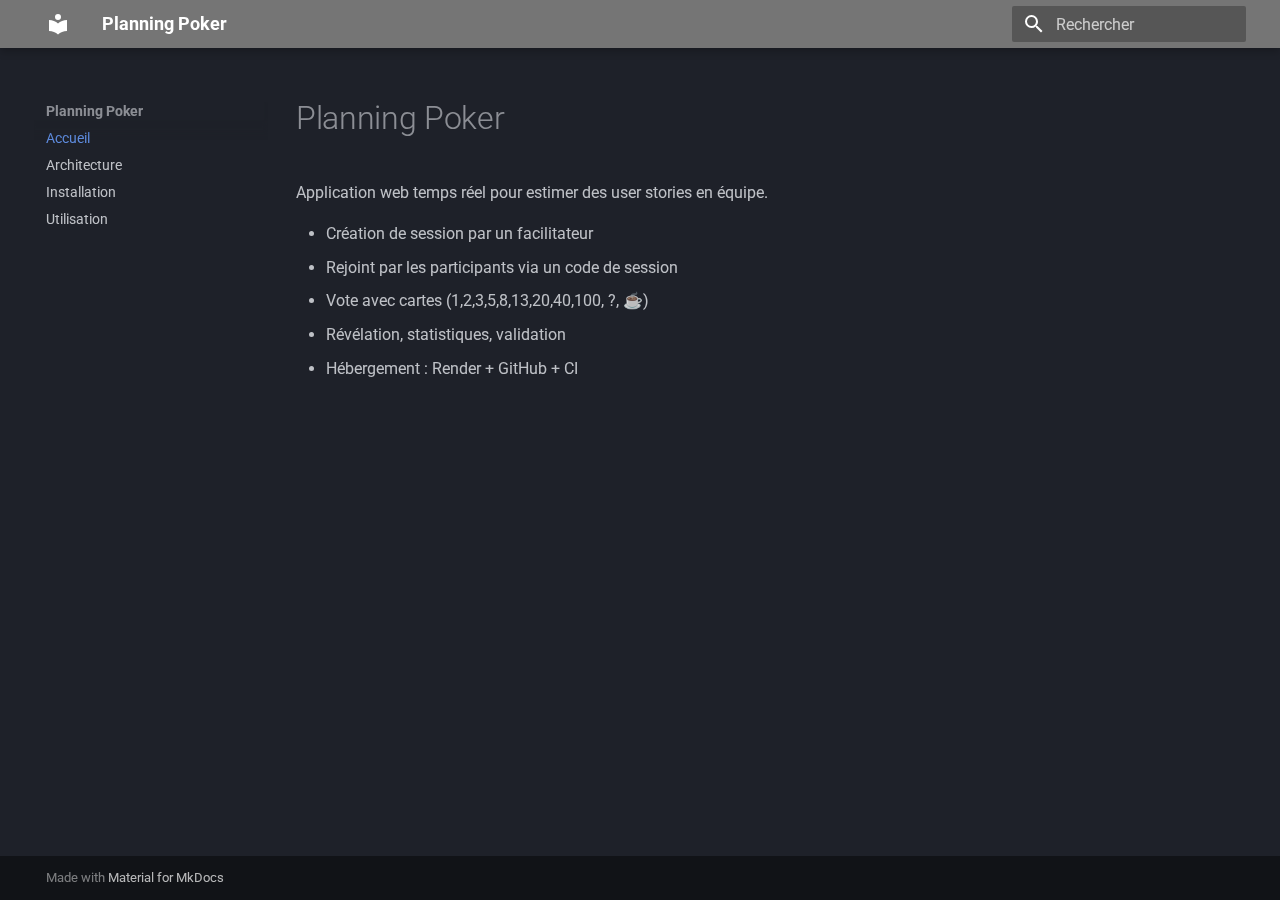
<file: index.html>
<!doctype html>
<html lang="fr" class="no-js">
  <head>
    
      <meta charset="utf-8">
      <meta name="viewport" content="width=device-width,initial-scale=1">
      
        <meta name="description" content="Application collaborative d’estimation agile">
      
      
      
      
      
        <link rel="next" href="architecture/">
      
      
        
      
      
      <link rel="icon" href="assets/images/favicon.png">
      <meta name="generator" content="mkdocs-1.6.1, mkdocs-material-9.7.0">
    
    
      
        <title>Planning Poker</title>
      
    
    
      <link rel="stylesheet" href="assets/stylesheets/main.618322db.min.css">
      
        
        <link rel="stylesheet" href="assets/stylesheets/palette.ab4e12ef.min.css">
      
      


    
    
      
    
    
      
        
        
        <link rel="preconnect" href="https://fonts.gstatic.com" crossorigin>
        <link rel="stylesheet" href="https://fonts.googleapis.com/css?family=Roboto:300,300i,400,400i,700,700i%7CRoboto+Mono:400,400i,700,700i&display=fallback">
        <style>:root{--md-text-font:"Roboto";--md-code-font:"Roboto Mono"}</style>
      
    
    
    <script>__md_scope=new URL(".",location),__md_hash=e=>[...e].reduce(((e,_)=>(e<<5)-e+_.charCodeAt(0)),0),__md_get=(e,_=localStorage,t=__md_scope)=>JSON.parse(_.getItem(t.pathname+"."+e)),__md_set=(e,_,t=localStorage,a=__md_scope)=>{try{t.setItem(a.pathname+"."+e,JSON.stringify(_))}catch(e){}}</script>
    
      

    
    
  </head>
  
  
    
    
    
    
    
    <body dir="ltr" data-md-color-scheme="slate" data-md-color-primary="grey" data-md-color-accent="indigo">
  
    
    <input class="md-toggle" data-md-toggle="drawer" type="checkbox" id="__drawer" autocomplete="off">
    <input class="md-toggle" data-md-toggle="search" type="checkbox" id="__search" autocomplete="off">
    <label class="md-overlay" for="__drawer"></label>
    <div data-md-component="skip">
      
        
        <a href="#planning-poker" class="md-skip">
          Aller au contenu
        </a>
      
    </div>
    <div data-md-component="announce">
      
    </div>
    
    
      

  

<header class="md-header md-header--shadow" data-md-component="header">
  <nav class="md-header__inner md-grid" aria-label="En-tête">
    <a href="." title="Planning Poker" class="md-header__button md-logo" aria-label="Planning Poker" data-md-component="logo">
      
  
  <svg xmlns="http://www.w3.org/2000/svg" viewBox="0 0 24 24"><path d="M12 8a3 3 0 0 0 3-3 3 3 0 0 0-3-3 3 3 0 0 0-3 3 3 3 0 0 0 3 3m0 3.54C9.64 9.35 6.5 8 3 8v11c3.5 0 6.64 1.35 9 3.54 2.36-2.19 5.5-3.54 9-3.54V8c-3.5 0-6.64 1.35-9 3.54"/></svg>

    </a>
    <label class="md-header__button md-icon" for="__drawer">
      
      <svg xmlns="http://www.w3.org/2000/svg" viewBox="0 0 24 24"><path d="M3 6h18v2H3zm0 5h18v2H3zm0 5h18v2H3z"/></svg>
    </label>
    <div class="md-header__title" data-md-component="header-title">
      <div class="md-header__ellipsis">
        <div class="md-header__topic">
          <span class="md-ellipsis">
            Planning Poker
          </span>
        </div>
        <div class="md-header__topic" data-md-component="header-topic">
          <span class="md-ellipsis">
            
              Accueil
            
          </span>
        </div>
      </div>
    </div>
    
      
    
    
    
    
      
      
        <label class="md-header__button md-icon" for="__search">
          
          <svg xmlns="http://www.w3.org/2000/svg" viewBox="0 0 24 24"><path d="M9.5 3A6.5 6.5 0 0 1 16 9.5c0 1.61-.59 3.09-1.56 4.23l.27.27h.79l5 5-1.5 1.5-5-5v-.79l-.27-.27A6.52 6.52 0 0 1 9.5 16 6.5 6.5 0 0 1 3 9.5 6.5 6.5 0 0 1 9.5 3m0 2C7 5 5 7 5 9.5S7 14 9.5 14 14 12 14 9.5 12 5 9.5 5"/></svg>
        </label>
        <div class="md-search" data-md-component="search" role="dialog">
  <label class="md-search__overlay" for="__search"></label>
  <div class="md-search__inner" role="search">
    <form class="md-search__form" name="search">
      <input type="text" class="md-search__input" name="query" aria-label="Rechercher" placeholder="Rechercher" autocapitalize="off" autocorrect="off" autocomplete="off" spellcheck="false" data-md-component="search-query" required>
      <label class="md-search__icon md-icon" for="__search">
        
        <svg xmlns="http://www.w3.org/2000/svg" viewBox="0 0 24 24"><path d="M9.5 3A6.5 6.5 0 0 1 16 9.5c0 1.61-.59 3.09-1.56 4.23l.27.27h.79l5 5-1.5 1.5-5-5v-.79l-.27-.27A6.52 6.52 0 0 1 9.5 16 6.5 6.5 0 0 1 3 9.5 6.5 6.5 0 0 1 9.5 3m0 2C7 5 5 7 5 9.5S7 14 9.5 14 14 12 14 9.5 12 5 9.5 5"/></svg>
        
        <svg xmlns="http://www.w3.org/2000/svg" viewBox="0 0 24 24"><path d="M20 11v2H8l5.5 5.5-1.42 1.42L4.16 12l7.92-7.92L13.5 5.5 8 11z"/></svg>
      </label>
      <nav class="md-search__options" aria-label="Recherche">
        
        <button type="reset" class="md-search__icon md-icon" title="Effacer" aria-label="Effacer" tabindex="-1">
          
          <svg xmlns="http://www.w3.org/2000/svg" viewBox="0 0 24 24"><path d="M19 6.41 17.59 5 12 10.59 6.41 5 5 6.41 10.59 12 5 17.59 6.41 19 12 13.41 17.59 19 19 17.59 13.41 12z"/></svg>
        </button>
      </nav>
      
    </form>
    <div class="md-search__output">
      <div class="md-search__scrollwrap" tabindex="0" data-md-scrollfix>
        <div class="md-search-result" data-md-component="search-result">
          <div class="md-search-result__meta">
            Initialisation de la recherche
          </div>
          <ol class="md-search-result__list" role="presentation"></ol>
        </div>
      </div>
    </div>
  </div>
</div>
      
    
    
  </nav>
  
</header>
    
    <div class="md-container" data-md-component="container">
      
      
        
          
        
      
      <main class="md-main" data-md-component="main">
        <div class="md-main__inner md-grid">
          
            
              
              <div class="md-sidebar md-sidebar--primary" data-md-component="sidebar" data-md-type="navigation" >
                <div class="md-sidebar__scrollwrap">
                  <div class="md-sidebar__inner">
                    



<nav class="md-nav md-nav--primary" aria-label="Navigation" data-md-level="0">
  <label class="md-nav__title" for="__drawer">
    <a href="." title="Planning Poker" class="md-nav__button md-logo" aria-label="Planning Poker" data-md-component="logo">
      
  
  <svg xmlns="http://www.w3.org/2000/svg" viewBox="0 0 24 24"><path d="M12 8a3 3 0 0 0 3-3 3 3 0 0 0-3-3 3 3 0 0 0-3 3 3 3 0 0 0 3 3m0 3.54C9.64 9.35 6.5 8 3 8v11c3.5 0 6.64 1.35 9 3.54 2.36-2.19 5.5-3.54 9-3.54V8c-3.5 0-6.64 1.35-9 3.54"/></svg>

    </a>
    Planning Poker
  </label>
  
  <ul class="md-nav__list" data-md-scrollfix>
    
      
      
  
  
    
  
  
  
    <li class="md-nav__item md-nav__item--active">
      
      <input class="md-nav__toggle md-toggle" type="checkbox" id="__toc">
      
      
        
      
      
      <a href="." class="md-nav__link md-nav__link--active">
        
  
  
  <span class="md-ellipsis">
    
  
    Accueil
  

    
  </span>
  
  

      </a>
      
    </li>
  

    
      
      
  
  
  
  
    <li class="md-nav__item">
      <a href="architecture/" class="md-nav__link">
        
  
  
  <span class="md-ellipsis">
    
  
    Architecture
  

    
  </span>
  
  

      </a>
    </li>
  

    
      
      
  
  
  
  
    <li class="md-nav__item">
      <a href="installation/" class="md-nav__link">
        
  
  
  <span class="md-ellipsis">
    
  
    Installation
  

    
  </span>
  
  

      </a>
    </li>
  

    
      
      
  
  
  
  
    <li class="md-nav__item">
      <a href="utilisation/" class="md-nav__link">
        
  
  
  <span class="md-ellipsis">
    
  
    Utilisation
  

    
  </span>
  
  

      </a>
    </li>
  

    
  </ul>
</nav>
                  </div>
                </div>
              </div>
            
            
              
              <div class="md-sidebar md-sidebar--secondary" data-md-component="sidebar" data-md-type="toc" >
                <div class="md-sidebar__scrollwrap">
                  <div class="md-sidebar__inner">
                    

<nav class="md-nav md-nav--secondary" aria-label="Table des matières">
  
  
  
    
  
  
</nav>
                  </div>
                </div>
              </div>
            
          
          
            <div class="md-content" data-md-component="content">
              
              <article class="md-content__inner md-typeset">
                
                  



<h1 id="planning-poker">Planning Poker</h1>
<p>Application web temps réel pour estimer des user stories en équipe.</p>
<ul>
<li>Création de session par un facilitateur</li>
<li>Rejoint par les participants via un code de session</li>
<li>Vote avec cartes (1,2,3,5,8,13,20,40,100, ?, ☕)</li>
<li>Révélation, statistiques, validation</li>
<li>Hébergement : Render + GitHub + CI</li>
</ul>












                
              </article>
            </div>
          
          
<script>var target=document.getElementById(location.hash.slice(1));target&&target.name&&(target.checked=target.name.startsWith("__tabbed_"))</script>
        </div>
        
      </main>
      
        <footer class="md-footer">
  
  <div class="md-footer-meta md-typeset">
    <div class="md-footer-meta__inner md-grid">
      <div class="md-copyright">
  
  
    Made with
    <a href="https://squidfunk.github.io/mkdocs-material/" target="_blank" rel="noopener">
      Material for MkDocs
    </a>
  
</div>
      
    </div>
  </div>
</footer>
      
    </div>
    <div class="md-dialog" data-md-component="dialog">
      <div class="md-dialog__inner md-typeset"></div>
    </div>
    
    
    
      
      
      <script id="__config" type="application/json">{"annotate": null, "base": ".", "features": [], "search": "assets/javascripts/workers/search.7a47a382.min.js", "tags": null, "translations": {"clipboard.copied": "Copi\u00e9 dans le presse-papier", "clipboard.copy": "Copier dans le presse-papier", "search.result.more.one": "1 de plus sur cette page", "search.result.more.other": "# de plus sur cette page", "search.result.none": "Aucun document trouv\u00e9", "search.result.one": "1 document trouv\u00e9", "search.result.other": "# documents trouv\u00e9s", "search.result.placeholder": "Taper pour d\u00e9marrer la recherche", "search.result.term.missing": "Non trouv\u00e9", "select.version": "S\u00e9lectionner la version"}, "version": null}</script>
    
    
      <script src="assets/javascripts/bundle.e71a0d61.min.js"></script>
      
    
  </body>
</html>
</file>
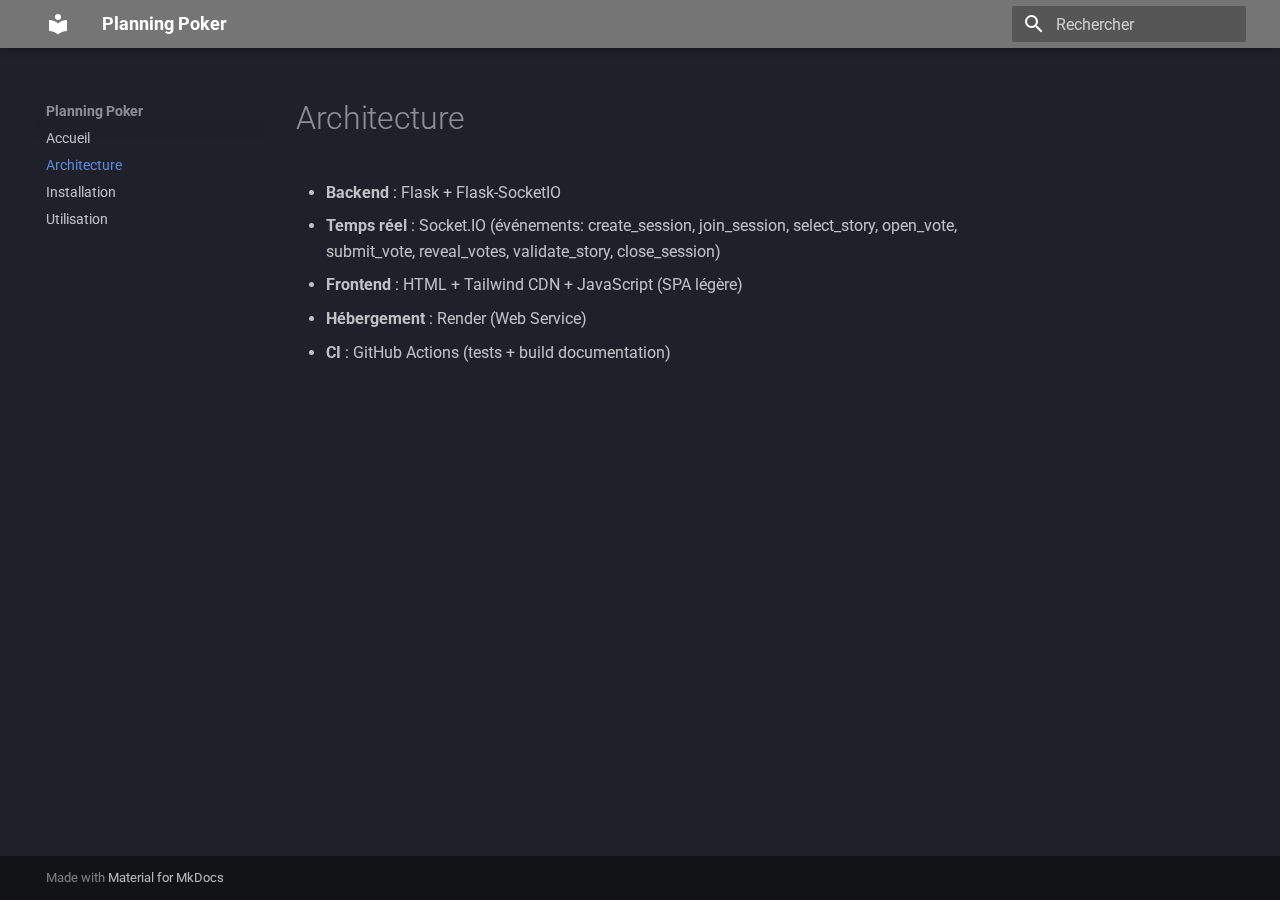
<file: architecture/index.html>
<!doctype html>
<html lang="fr" class="no-js">
  <head>
    
      <meta charset="utf-8">
      <meta name="viewport" content="width=device-width,initial-scale=1">
      
        <meta name="description" content="Application collaborative d’estimation agile">
      
      
      
      
        <link rel="prev" href="..">
      
      
        <link rel="next" href="../installation/">
      
      
        
      
      
      <link rel="icon" href="../assets/images/favicon.png">
      <meta name="generator" content="mkdocs-1.6.1, mkdocs-material-9.7.0">
    
    
      
        <title>Architecture - Planning Poker</title>
      
    
    
      <link rel="stylesheet" href="../assets/stylesheets/main.618322db.min.css">
      
        
        <link rel="stylesheet" href="../assets/stylesheets/palette.ab4e12ef.min.css">
      
      


    
    
      
    
    
      
        
        
        <link rel="preconnect" href="https://fonts.gstatic.com" crossorigin>
        <link rel="stylesheet" href="https://fonts.googleapis.com/css?family=Roboto:300,300i,400,400i,700,700i%7CRoboto+Mono:400,400i,700,700i&display=fallback">
        <style>:root{--md-text-font:"Roboto";--md-code-font:"Roboto Mono"}</style>
      
    
    
    <script>__md_scope=new URL("..",location),__md_hash=e=>[...e].reduce(((e,_)=>(e<<5)-e+_.charCodeAt(0)),0),__md_get=(e,_=localStorage,t=__md_scope)=>JSON.parse(_.getItem(t.pathname+"."+e)),__md_set=(e,_,t=localStorage,a=__md_scope)=>{try{t.setItem(a.pathname+"."+e,JSON.stringify(_))}catch(e){}}</script>
    
      

    
    
  </head>
  
  
    
    
    
    
    
    <body dir="ltr" data-md-color-scheme="slate" data-md-color-primary="grey" data-md-color-accent="indigo">
  
    
    <input class="md-toggle" data-md-toggle="drawer" type="checkbox" id="__drawer" autocomplete="off">
    <input class="md-toggle" data-md-toggle="search" type="checkbox" id="__search" autocomplete="off">
    <label class="md-overlay" for="__drawer"></label>
    <div data-md-component="skip">
      
        
        <a href="#architecture" class="md-skip">
          Aller au contenu
        </a>
      
    </div>
    <div data-md-component="announce">
      
    </div>
    
    
      

  

<header class="md-header md-header--shadow" data-md-component="header">
  <nav class="md-header__inner md-grid" aria-label="En-tête">
    <a href=".." title="Planning Poker" class="md-header__button md-logo" aria-label="Planning Poker" data-md-component="logo">
      
  
  <svg xmlns="http://www.w3.org/2000/svg" viewBox="0 0 24 24"><path d="M12 8a3 3 0 0 0 3-3 3 3 0 0 0-3-3 3 3 0 0 0-3 3 3 3 0 0 0 3 3m0 3.54C9.64 9.35 6.5 8 3 8v11c3.5 0 6.64 1.35 9 3.54 2.36-2.19 5.5-3.54 9-3.54V8c-3.5 0-6.64 1.35-9 3.54"/></svg>

    </a>
    <label class="md-header__button md-icon" for="__drawer">
      
      <svg xmlns="http://www.w3.org/2000/svg" viewBox="0 0 24 24"><path d="M3 6h18v2H3zm0 5h18v2H3zm0 5h18v2H3z"/></svg>
    </label>
    <div class="md-header__title" data-md-component="header-title">
      <div class="md-header__ellipsis">
        <div class="md-header__topic">
          <span class="md-ellipsis">
            Planning Poker
          </span>
        </div>
        <div class="md-header__topic" data-md-component="header-topic">
          <span class="md-ellipsis">
            
              Architecture
            
          </span>
        </div>
      </div>
    </div>
    
      
    
    
    
    
      
      
        <label class="md-header__button md-icon" for="__search">
          
          <svg xmlns="http://www.w3.org/2000/svg" viewBox="0 0 24 24"><path d="M9.5 3A6.5 6.5 0 0 1 16 9.5c0 1.61-.59 3.09-1.56 4.23l.27.27h.79l5 5-1.5 1.5-5-5v-.79l-.27-.27A6.52 6.52 0 0 1 9.5 16 6.5 6.5 0 0 1 3 9.5 6.5 6.5 0 0 1 9.5 3m0 2C7 5 5 7 5 9.5S7 14 9.5 14 14 12 14 9.5 12 5 9.5 5"/></svg>
        </label>
        <div class="md-search" data-md-component="search" role="dialog">
  <label class="md-search__overlay" for="__search"></label>
  <div class="md-search__inner" role="search">
    <form class="md-search__form" name="search">
      <input type="text" class="md-search__input" name="query" aria-label="Rechercher" placeholder="Rechercher" autocapitalize="off" autocorrect="off" autocomplete="off" spellcheck="false" data-md-component="search-query" required>
      <label class="md-search__icon md-icon" for="__search">
        
        <svg xmlns="http://www.w3.org/2000/svg" viewBox="0 0 24 24"><path d="M9.5 3A6.5 6.5 0 0 1 16 9.5c0 1.61-.59 3.09-1.56 4.23l.27.27h.79l5 5-1.5 1.5-5-5v-.79l-.27-.27A6.52 6.52 0 0 1 9.5 16 6.5 6.5 0 0 1 3 9.5 6.5 6.5 0 0 1 9.5 3m0 2C7 5 5 7 5 9.5S7 14 9.5 14 14 12 14 9.5 12 5 9.5 5"/></svg>
        
        <svg xmlns="http://www.w3.org/2000/svg" viewBox="0 0 24 24"><path d="M20 11v2H8l5.5 5.5-1.42 1.42L4.16 12l7.92-7.92L13.5 5.5 8 11z"/></svg>
      </label>
      <nav class="md-search__options" aria-label="Recherche">
        
        <button type="reset" class="md-search__icon md-icon" title="Effacer" aria-label="Effacer" tabindex="-1">
          
          <svg xmlns="http://www.w3.org/2000/svg" viewBox="0 0 24 24"><path d="M19 6.41 17.59 5 12 10.59 6.41 5 5 6.41 10.59 12 5 17.59 6.41 19 12 13.41 17.59 19 19 17.59 13.41 12z"/></svg>
        </button>
      </nav>
      
    </form>
    <div class="md-search__output">
      <div class="md-search__scrollwrap" tabindex="0" data-md-scrollfix>
        <div class="md-search-result" data-md-component="search-result">
          <div class="md-search-result__meta">
            Initialisation de la recherche
          </div>
          <ol class="md-search-result__list" role="presentation"></ol>
        </div>
      </div>
    </div>
  </div>
</div>
      
    
    
  </nav>
  
</header>
    
    <div class="md-container" data-md-component="container">
      
      
        
          
        
      
      <main class="md-main" data-md-component="main">
        <div class="md-main__inner md-grid">
          
            
              
              <div class="md-sidebar md-sidebar--primary" data-md-component="sidebar" data-md-type="navigation" >
                <div class="md-sidebar__scrollwrap">
                  <div class="md-sidebar__inner">
                    



<nav class="md-nav md-nav--primary" aria-label="Navigation" data-md-level="0">
  <label class="md-nav__title" for="__drawer">
    <a href=".." title="Planning Poker" class="md-nav__button md-logo" aria-label="Planning Poker" data-md-component="logo">
      
  
  <svg xmlns="http://www.w3.org/2000/svg" viewBox="0 0 24 24"><path d="M12 8a3 3 0 0 0 3-3 3 3 0 0 0-3-3 3 3 0 0 0-3 3 3 3 0 0 0 3 3m0 3.54C9.64 9.35 6.5 8 3 8v11c3.5 0 6.64 1.35 9 3.54 2.36-2.19 5.5-3.54 9-3.54V8c-3.5 0-6.64 1.35-9 3.54"/></svg>

    </a>
    Planning Poker
  </label>
  
  <ul class="md-nav__list" data-md-scrollfix>
    
      
      
  
  
  
  
    <li class="md-nav__item">
      <a href=".." class="md-nav__link">
        
  
  
  <span class="md-ellipsis">
    
  
    Accueil
  

    
  </span>
  
  

      </a>
    </li>
  

    
      
      
  
  
    
  
  
  
    <li class="md-nav__item md-nav__item--active">
      
      <input class="md-nav__toggle md-toggle" type="checkbox" id="__toc">
      
      
        
      
      
      <a href="./" class="md-nav__link md-nav__link--active">
        
  
  
  <span class="md-ellipsis">
    
  
    Architecture
  

    
  </span>
  
  

      </a>
      
    </li>
  

    
      
      
  
  
  
  
    <li class="md-nav__item">
      <a href="../installation/" class="md-nav__link">
        
  
  
  <span class="md-ellipsis">
    
  
    Installation
  

    
  </span>
  
  

      </a>
    </li>
  

    
      
      
  
  
  
  
    <li class="md-nav__item">
      <a href="../utilisation/" class="md-nav__link">
        
  
  
  <span class="md-ellipsis">
    
  
    Utilisation
  

    
  </span>
  
  

      </a>
    </li>
  

    
  </ul>
</nav>
                  </div>
                </div>
              </div>
            
            
              
              <div class="md-sidebar md-sidebar--secondary" data-md-component="sidebar" data-md-type="toc" >
                <div class="md-sidebar__scrollwrap">
                  <div class="md-sidebar__inner">
                    

<nav class="md-nav md-nav--secondary" aria-label="Table des matières">
  
  
  
    
  
  
</nav>
                  </div>
                </div>
              </div>
            
          
          
            <div class="md-content" data-md-component="content">
              
              <article class="md-content__inner md-typeset">
                
                  



<h1 id="architecture">Architecture</h1>
<ul>
<li><strong>Backend</strong> : Flask + Flask-SocketIO</li>
<li><strong>Temps réel</strong> : Socket.IO (événements: create_session, join_session, select_story, open_vote, submit_vote, reveal_votes, validate_story, close_session)</li>
<li><strong>Frontend</strong> : HTML + Tailwind CDN + JavaScript (SPA légère)</li>
<li><strong>Hébergement</strong> : Render (Web Service)</li>
<li><strong>CI</strong> : GitHub Actions (tests + build documentation)</li>
</ul>












                
              </article>
            </div>
          
          
<script>var target=document.getElementById(location.hash.slice(1));target&&target.name&&(target.checked=target.name.startsWith("__tabbed_"))</script>
        </div>
        
      </main>
      
        <footer class="md-footer">
  
  <div class="md-footer-meta md-typeset">
    <div class="md-footer-meta__inner md-grid">
      <div class="md-copyright">
  
  
    Made with
    <a href="https://squidfunk.github.io/mkdocs-material/" target="_blank" rel="noopener">
      Material for MkDocs
    </a>
  
</div>
      
    </div>
  </div>
</footer>
      
    </div>
    <div class="md-dialog" data-md-component="dialog">
      <div class="md-dialog__inner md-typeset"></div>
    </div>
    
    
    
      
      
      <script id="__config" type="application/json">{"annotate": null, "base": "..", "features": [], "search": "../assets/javascripts/workers/search.7a47a382.min.js", "tags": null, "translations": {"clipboard.copied": "Copi\u00e9 dans le presse-papier", "clipboard.copy": "Copier dans le presse-papier", "search.result.more.one": "1 de plus sur cette page", "search.result.more.other": "# de plus sur cette page", "search.result.none": "Aucun document trouv\u00e9", "search.result.one": "1 document trouv\u00e9", "search.result.other": "# documents trouv\u00e9s", "search.result.placeholder": "Taper pour d\u00e9marrer la recherche", "search.result.term.missing": "Non trouv\u00e9", "select.version": "S\u00e9lectionner la version"}, "version": null}</script>
    
    
      <script src="../assets/javascripts/bundle.e71a0d61.min.js"></script>
      
    
  </body>
</html>
</file>
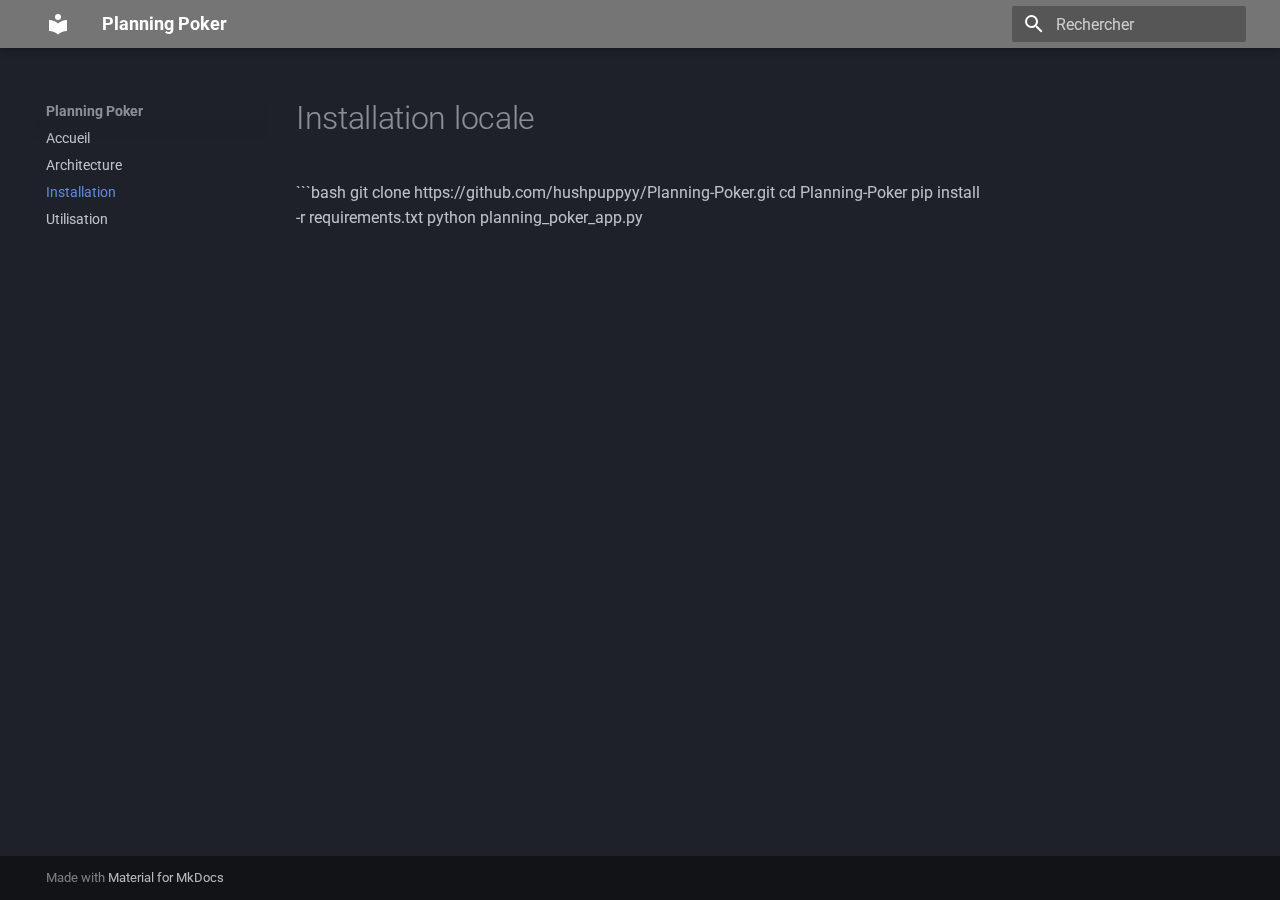
<file: installation/index.html>
<!doctype html>
<html lang="fr" class="no-js">
  <head>
    
      <meta charset="utf-8">
      <meta name="viewport" content="width=device-width,initial-scale=1">
      
        <meta name="description" content="Application collaborative d’estimation agile">
      
      
      
      
        <link rel="prev" href="../architecture/">
      
      
        <link rel="next" href="../utilisation/">
      
      
        
      
      
      <link rel="icon" href="../assets/images/favicon.png">
      <meta name="generator" content="mkdocs-1.6.1, mkdocs-material-9.7.0">
    
    
      
        <title>Installation - Planning Poker</title>
      
    
    
      <link rel="stylesheet" href="../assets/stylesheets/main.618322db.min.css">
      
        
        <link rel="stylesheet" href="../assets/stylesheets/palette.ab4e12ef.min.css">
      
      


    
    
      
    
    
      
        
        
        <link rel="preconnect" href="https://fonts.gstatic.com" crossorigin>
        <link rel="stylesheet" href="https://fonts.googleapis.com/css?family=Roboto:300,300i,400,400i,700,700i%7CRoboto+Mono:400,400i,700,700i&display=fallback">
        <style>:root{--md-text-font:"Roboto";--md-code-font:"Roboto Mono"}</style>
      
    
    
    <script>__md_scope=new URL("..",location),__md_hash=e=>[...e].reduce(((e,_)=>(e<<5)-e+_.charCodeAt(0)),0),__md_get=(e,_=localStorage,t=__md_scope)=>JSON.parse(_.getItem(t.pathname+"."+e)),__md_set=(e,_,t=localStorage,a=__md_scope)=>{try{t.setItem(a.pathname+"."+e,JSON.stringify(_))}catch(e){}}</script>
    
      

    
    
  </head>
  
  
    
    
    
    
    
    <body dir="ltr" data-md-color-scheme="slate" data-md-color-primary="grey" data-md-color-accent="indigo">
  
    
    <input class="md-toggle" data-md-toggle="drawer" type="checkbox" id="__drawer" autocomplete="off">
    <input class="md-toggle" data-md-toggle="search" type="checkbox" id="__search" autocomplete="off">
    <label class="md-overlay" for="__drawer"></label>
    <div data-md-component="skip">
      
        
        <a href="#installation-locale" class="md-skip">
          Aller au contenu
        </a>
      
    </div>
    <div data-md-component="announce">
      
    </div>
    
    
      

  

<header class="md-header md-header--shadow" data-md-component="header">
  <nav class="md-header__inner md-grid" aria-label="En-tête">
    <a href=".." title="Planning Poker" class="md-header__button md-logo" aria-label="Planning Poker" data-md-component="logo">
      
  
  <svg xmlns="http://www.w3.org/2000/svg" viewBox="0 0 24 24"><path d="M12 8a3 3 0 0 0 3-3 3 3 0 0 0-3-3 3 3 0 0 0-3 3 3 3 0 0 0 3 3m0 3.54C9.64 9.35 6.5 8 3 8v11c3.5 0 6.64 1.35 9 3.54 2.36-2.19 5.5-3.54 9-3.54V8c-3.5 0-6.64 1.35-9 3.54"/></svg>

    </a>
    <label class="md-header__button md-icon" for="__drawer">
      
      <svg xmlns="http://www.w3.org/2000/svg" viewBox="0 0 24 24"><path d="M3 6h18v2H3zm0 5h18v2H3zm0 5h18v2H3z"/></svg>
    </label>
    <div class="md-header__title" data-md-component="header-title">
      <div class="md-header__ellipsis">
        <div class="md-header__topic">
          <span class="md-ellipsis">
            Planning Poker
          </span>
        </div>
        <div class="md-header__topic" data-md-component="header-topic">
          <span class="md-ellipsis">
            
              Installation
            
          </span>
        </div>
      </div>
    </div>
    
      
    
    
    
    
      
      
        <label class="md-header__button md-icon" for="__search">
          
          <svg xmlns="http://www.w3.org/2000/svg" viewBox="0 0 24 24"><path d="M9.5 3A6.5 6.5 0 0 1 16 9.5c0 1.61-.59 3.09-1.56 4.23l.27.27h.79l5 5-1.5 1.5-5-5v-.79l-.27-.27A6.52 6.52 0 0 1 9.5 16 6.5 6.5 0 0 1 3 9.5 6.5 6.5 0 0 1 9.5 3m0 2C7 5 5 7 5 9.5S7 14 9.5 14 14 12 14 9.5 12 5 9.5 5"/></svg>
        </label>
        <div class="md-search" data-md-component="search" role="dialog">
  <label class="md-search__overlay" for="__search"></label>
  <div class="md-search__inner" role="search">
    <form class="md-search__form" name="search">
      <input type="text" class="md-search__input" name="query" aria-label="Rechercher" placeholder="Rechercher" autocapitalize="off" autocorrect="off" autocomplete="off" spellcheck="false" data-md-component="search-query" required>
      <label class="md-search__icon md-icon" for="__search">
        
        <svg xmlns="http://www.w3.org/2000/svg" viewBox="0 0 24 24"><path d="M9.5 3A6.5 6.5 0 0 1 16 9.5c0 1.61-.59 3.09-1.56 4.23l.27.27h.79l5 5-1.5 1.5-5-5v-.79l-.27-.27A6.52 6.52 0 0 1 9.5 16 6.5 6.5 0 0 1 3 9.5 6.5 6.5 0 0 1 9.5 3m0 2C7 5 5 7 5 9.5S7 14 9.5 14 14 12 14 9.5 12 5 9.5 5"/></svg>
        
        <svg xmlns="http://www.w3.org/2000/svg" viewBox="0 0 24 24"><path d="M20 11v2H8l5.5 5.5-1.42 1.42L4.16 12l7.92-7.92L13.5 5.5 8 11z"/></svg>
      </label>
      <nav class="md-search__options" aria-label="Recherche">
        
        <button type="reset" class="md-search__icon md-icon" title="Effacer" aria-label="Effacer" tabindex="-1">
          
          <svg xmlns="http://www.w3.org/2000/svg" viewBox="0 0 24 24"><path d="M19 6.41 17.59 5 12 10.59 6.41 5 5 6.41 10.59 12 5 17.59 6.41 19 12 13.41 17.59 19 19 17.59 13.41 12z"/></svg>
        </button>
      </nav>
      
    </form>
    <div class="md-search__output">
      <div class="md-search__scrollwrap" tabindex="0" data-md-scrollfix>
        <div class="md-search-result" data-md-component="search-result">
          <div class="md-search-result__meta">
            Initialisation de la recherche
          </div>
          <ol class="md-search-result__list" role="presentation"></ol>
        </div>
      </div>
    </div>
  </div>
</div>
      
    
    
  </nav>
  
</header>
    
    <div class="md-container" data-md-component="container">
      
      
        
          
        
      
      <main class="md-main" data-md-component="main">
        <div class="md-main__inner md-grid">
          
            
              
              <div class="md-sidebar md-sidebar--primary" data-md-component="sidebar" data-md-type="navigation" >
                <div class="md-sidebar__scrollwrap">
                  <div class="md-sidebar__inner">
                    



<nav class="md-nav md-nav--primary" aria-label="Navigation" data-md-level="0">
  <label class="md-nav__title" for="__drawer">
    <a href=".." title="Planning Poker" class="md-nav__button md-logo" aria-label="Planning Poker" data-md-component="logo">
      
  
  <svg xmlns="http://www.w3.org/2000/svg" viewBox="0 0 24 24"><path d="M12 8a3 3 0 0 0 3-3 3 3 0 0 0-3-3 3 3 0 0 0-3 3 3 3 0 0 0 3 3m0 3.54C9.64 9.35 6.5 8 3 8v11c3.5 0 6.64 1.35 9 3.54 2.36-2.19 5.5-3.54 9-3.54V8c-3.5 0-6.64 1.35-9 3.54"/></svg>

    </a>
    Planning Poker
  </label>
  
  <ul class="md-nav__list" data-md-scrollfix>
    
      
      
  
  
  
  
    <li class="md-nav__item">
      <a href=".." class="md-nav__link">
        
  
  
  <span class="md-ellipsis">
    
  
    Accueil
  

    
  </span>
  
  

      </a>
    </li>
  

    
      
      
  
  
  
  
    <li class="md-nav__item">
      <a href="../architecture/" class="md-nav__link">
        
  
  
  <span class="md-ellipsis">
    
  
    Architecture
  

    
  </span>
  
  

      </a>
    </li>
  

    
      
      
  
  
    
  
  
  
    <li class="md-nav__item md-nav__item--active">
      
      <input class="md-nav__toggle md-toggle" type="checkbox" id="__toc">
      
      
        
      
      
      <a href="./" class="md-nav__link md-nav__link--active">
        
  
  
  <span class="md-ellipsis">
    
  
    Installation
  

    
  </span>
  
  

      </a>
      
    </li>
  

    
      
      
  
  
  
  
    <li class="md-nav__item">
      <a href="../utilisation/" class="md-nav__link">
        
  
  
  <span class="md-ellipsis">
    
  
    Utilisation
  

    
  </span>
  
  

      </a>
    </li>
  

    
  </ul>
</nav>
                  </div>
                </div>
              </div>
            
            
              
              <div class="md-sidebar md-sidebar--secondary" data-md-component="sidebar" data-md-type="toc" >
                <div class="md-sidebar__scrollwrap">
                  <div class="md-sidebar__inner">
                    

<nav class="md-nav md-nav--secondary" aria-label="Table des matières">
  
  
  
    
  
  
</nav>
                  </div>
                </div>
              </div>
            
          
          
            <div class="md-content" data-md-component="content">
              
              <article class="md-content__inner md-typeset">
                
                  



<h1 id="installation-locale">Installation locale</h1>
<p>```bash
git clone https://github.com/hushpuppyy/Planning-Poker.git
cd Planning-Poker
pip install -r requirements.txt
python planning_poker_app.py</p>












                
              </article>
            </div>
          
          
<script>var target=document.getElementById(location.hash.slice(1));target&&target.name&&(target.checked=target.name.startsWith("__tabbed_"))</script>
        </div>
        
      </main>
      
        <footer class="md-footer">
  
  <div class="md-footer-meta md-typeset">
    <div class="md-footer-meta__inner md-grid">
      <div class="md-copyright">
  
  
    Made with
    <a href="https://squidfunk.github.io/mkdocs-material/" target="_blank" rel="noopener">
      Material for MkDocs
    </a>
  
</div>
      
    </div>
  </div>
</footer>
      
    </div>
    <div class="md-dialog" data-md-component="dialog">
      <div class="md-dialog__inner md-typeset"></div>
    </div>
    
    
    
      
      
      <script id="__config" type="application/json">{"annotate": null, "base": "..", "features": [], "search": "../assets/javascripts/workers/search.7a47a382.min.js", "tags": null, "translations": {"clipboard.copied": "Copi\u00e9 dans le presse-papier", "clipboard.copy": "Copier dans le presse-papier", "search.result.more.one": "1 de plus sur cette page", "search.result.more.other": "# de plus sur cette page", "search.result.none": "Aucun document trouv\u00e9", "search.result.one": "1 document trouv\u00e9", "search.result.other": "# documents trouv\u00e9s", "search.result.placeholder": "Taper pour d\u00e9marrer la recherche", "search.result.term.missing": "Non trouv\u00e9", "select.version": "S\u00e9lectionner la version"}, "version": null}</script>
    
    
      <script src="../assets/javascripts/bundle.e71a0d61.min.js"></script>
      
    
  </body>
</html>
</file>
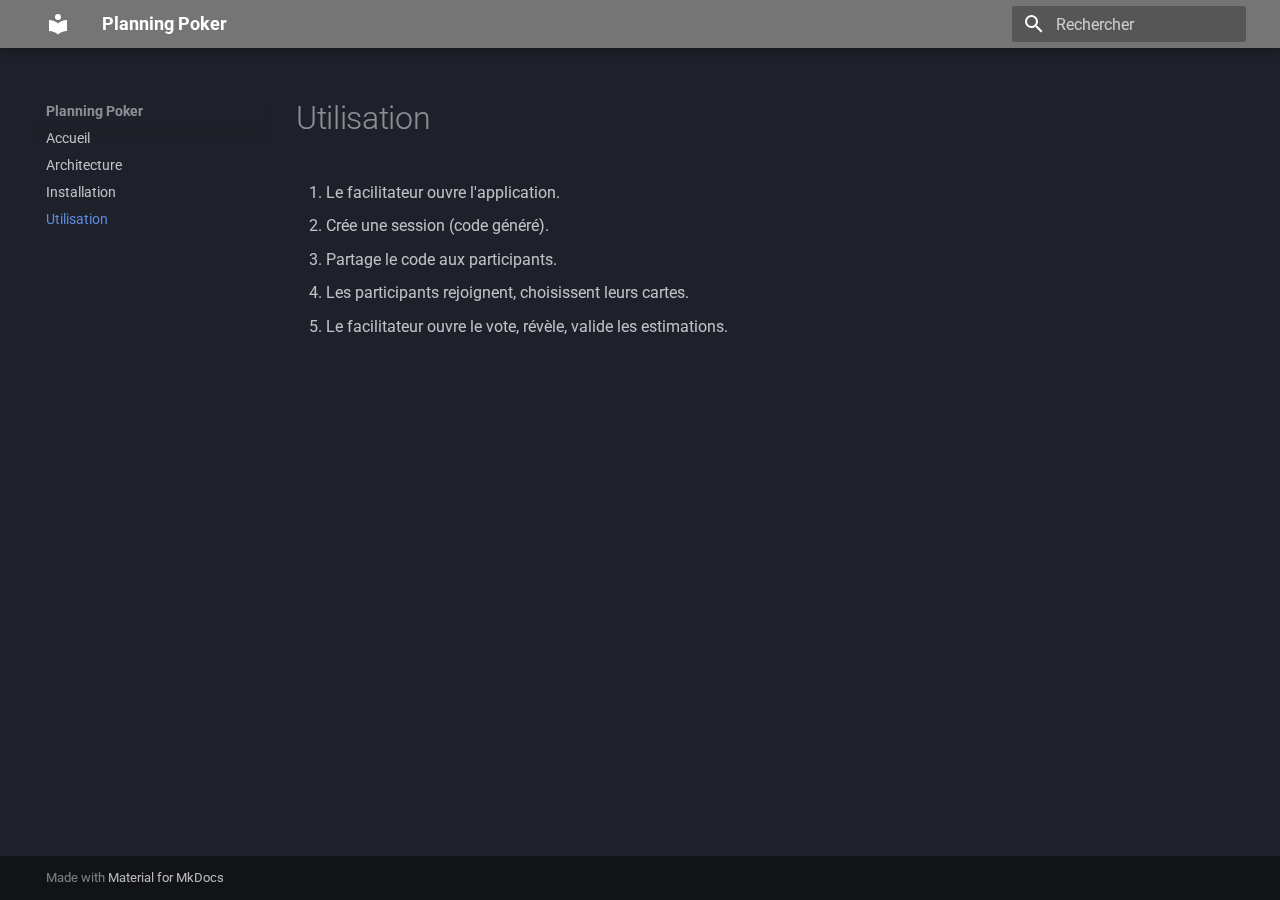
<file: utilisation/index.html>
<!doctype html>
<html lang="fr" class="no-js">
  <head>
    
      <meta charset="utf-8">
      <meta name="viewport" content="width=device-width,initial-scale=1">
      
        <meta name="description" content="Application collaborative d’estimation agile">
      
      
      
      
        <link rel="prev" href="../installation/">
      
      
      
        
      
      
      <link rel="icon" href="../assets/images/favicon.png">
      <meta name="generator" content="mkdocs-1.6.1, mkdocs-material-9.7.0">
    
    
      
        <title>Utilisation - Planning Poker</title>
      
    
    
      <link rel="stylesheet" href="../assets/stylesheets/main.618322db.min.css">
      
        
        <link rel="stylesheet" href="../assets/stylesheets/palette.ab4e12ef.min.css">
      
      


    
    
      
    
    
      
        
        
        <link rel="preconnect" href="https://fonts.gstatic.com" crossorigin>
        <link rel="stylesheet" href="https://fonts.googleapis.com/css?family=Roboto:300,300i,400,400i,700,700i%7CRoboto+Mono:400,400i,700,700i&display=fallback">
        <style>:root{--md-text-font:"Roboto";--md-code-font:"Roboto Mono"}</style>
      
    
    
    <script>__md_scope=new URL("..",location),__md_hash=e=>[...e].reduce(((e,_)=>(e<<5)-e+_.charCodeAt(0)),0),__md_get=(e,_=localStorage,t=__md_scope)=>JSON.parse(_.getItem(t.pathname+"."+e)),__md_set=(e,_,t=localStorage,a=__md_scope)=>{try{t.setItem(a.pathname+"."+e,JSON.stringify(_))}catch(e){}}</script>
    
      

    
    
  </head>
  
  
    
    
    
    
    
    <body dir="ltr" data-md-color-scheme="slate" data-md-color-primary="grey" data-md-color-accent="indigo">
  
    
    <input class="md-toggle" data-md-toggle="drawer" type="checkbox" id="__drawer" autocomplete="off">
    <input class="md-toggle" data-md-toggle="search" type="checkbox" id="__search" autocomplete="off">
    <label class="md-overlay" for="__drawer"></label>
    <div data-md-component="skip">
      
        
        <a href="#utilisation" class="md-skip">
          Aller au contenu
        </a>
      
    </div>
    <div data-md-component="announce">
      
    </div>
    
    
      

  

<header class="md-header md-header--shadow" data-md-component="header">
  <nav class="md-header__inner md-grid" aria-label="En-tête">
    <a href=".." title="Planning Poker" class="md-header__button md-logo" aria-label="Planning Poker" data-md-component="logo">
      
  
  <svg xmlns="http://www.w3.org/2000/svg" viewBox="0 0 24 24"><path d="M12 8a3 3 0 0 0 3-3 3 3 0 0 0-3-3 3 3 0 0 0-3 3 3 3 0 0 0 3 3m0 3.54C9.64 9.35 6.5 8 3 8v11c3.5 0 6.64 1.35 9 3.54 2.36-2.19 5.5-3.54 9-3.54V8c-3.5 0-6.64 1.35-9 3.54"/></svg>

    </a>
    <label class="md-header__button md-icon" for="__drawer">
      
      <svg xmlns="http://www.w3.org/2000/svg" viewBox="0 0 24 24"><path d="M3 6h18v2H3zm0 5h18v2H3zm0 5h18v2H3z"/></svg>
    </label>
    <div class="md-header__title" data-md-component="header-title">
      <div class="md-header__ellipsis">
        <div class="md-header__topic">
          <span class="md-ellipsis">
            Planning Poker
          </span>
        </div>
        <div class="md-header__topic" data-md-component="header-topic">
          <span class="md-ellipsis">
            
              Utilisation
            
          </span>
        </div>
      </div>
    </div>
    
      
    
    
    
    
      
      
        <label class="md-header__button md-icon" for="__search">
          
          <svg xmlns="http://www.w3.org/2000/svg" viewBox="0 0 24 24"><path d="M9.5 3A6.5 6.5 0 0 1 16 9.5c0 1.61-.59 3.09-1.56 4.23l.27.27h.79l5 5-1.5 1.5-5-5v-.79l-.27-.27A6.52 6.52 0 0 1 9.5 16 6.5 6.5 0 0 1 3 9.5 6.5 6.5 0 0 1 9.5 3m0 2C7 5 5 7 5 9.5S7 14 9.5 14 14 12 14 9.5 12 5 9.5 5"/></svg>
        </label>
        <div class="md-search" data-md-component="search" role="dialog">
  <label class="md-search__overlay" for="__search"></label>
  <div class="md-search__inner" role="search">
    <form class="md-search__form" name="search">
      <input type="text" class="md-search__input" name="query" aria-label="Rechercher" placeholder="Rechercher" autocapitalize="off" autocorrect="off" autocomplete="off" spellcheck="false" data-md-component="search-query" required>
      <label class="md-search__icon md-icon" for="__search">
        
        <svg xmlns="http://www.w3.org/2000/svg" viewBox="0 0 24 24"><path d="M9.5 3A6.5 6.5 0 0 1 16 9.5c0 1.61-.59 3.09-1.56 4.23l.27.27h.79l5 5-1.5 1.5-5-5v-.79l-.27-.27A6.52 6.52 0 0 1 9.5 16 6.5 6.5 0 0 1 3 9.5 6.5 6.5 0 0 1 9.5 3m0 2C7 5 5 7 5 9.5S7 14 9.5 14 14 12 14 9.5 12 5 9.5 5"/></svg>
        
        <svg xmlns="http://www.w3.org/2000/svg" viewBox="0 0 24 24"><path d="M20 11v2H8l5.5 5.5-1.42 1.42L4.16 12l7.92-7.92L13.5 5.5 8 11z"/></svg>
      </label>
      <nav class="md-search__options" aria-label="Recherche">
        
        <button type="reset" class="md-search__icon md-icon" title="Effacer" aria-label="Effacer" tabindex="-1">
          
          <svg xmlns="http://www.w3.org/2000/svg" viewBox="0 0 24 24"><path d="M19 6.41 17.59 5 12 10.59 6.41 5 5 6.41 10.59 12 5 17.59 6.41 19 12 13.41 17.59 19 19 17.59 13.41 12z"/></svg>
        </button>
      </nav>
      
    </form>
    <div class="md-search__output">
      <div class="md-search__scrollwrap" tabindex="0" data-md-scrollfix>
        <div class="md-search-result" data-md-component="search-result">
          <div class="md-search-result__meta">
            Initialisation de la recherche
          </div>
          <ol class="md-search-result__list" role="presentation"></ol>
        </div>
      </div>
    </div>
  </div>
</div>
      
    
    
  </nav>
  
</header>
    
    <div class="md-container" data-md-component="container">
      
      
        
          
        
      
      <main class="md-main" data-md-component="main">
        <div class="md-main__inner md-grid">
          
            
              
              <div class="md-sidebar md-sidebar--primary" data-md-component="sidebar" data-md-type="navigation" >
                <div class="md-sidebar__scrollwrap">
                  <div class="md-sidebar__inner">
                    



<nav class="md-nav md-nav--primary" aria-label="Navigation" data-md-level="0">
  <label class="md-nav__title" for="__drawer">
    <a href=".." title="Planning Poker" class="md-nav__button md-logo" aria-label="Planning Poker" data-md-component="logo">
      
  
  <svg xmlns="http://www.w3.org/2000/svg" viewBox="0 0 24 24"><path d="M12 8a3 3 0 0 0 3-3 3 3 0 0 0-3-3 3 3 0 0 0-3 3 3 3 0 0 0 3 3m0 3.54C9.64 9.35 6.5 8 3 8v11c3.5 0 6.64 1.35 9 3.54 2.36-2.19 5.5-3.54 9-3.54V8c-3.5 0-6.64 1.35-9 3.54"/></svg>

    </a>
    Planning Poker
  </label>
  
  <ul class="md-nav__list" data-md-scrollfix>
    
      
      
  
  
  
  
    <li class="md-nav__item">
      <a href=".." class="md-nav__link">
        
  
  
  <span class="md-ellipsis">
    
  
    Accueil
  

    
  </span>
  
  

      </a>
    </li>
  

    
      
      
  
  
  
  
    <li class="md-nav__item">
      <a href="../architecture/" class="md-nav__link">
        
  
  
  <span class="md-ellipsis">
    
  
    Architecture
  

    
  </span>
  
  

      </a>
    </li>
  

    
      
      
  
  
  
  
    <li class="md-nav__item">
      <a href="../installation/" class="md-nav__link">
        
  
  
  <span class="md-ellipsis">
    
  
    Installation
  

    
  </span>
  
  

      </a>
    </li>
  

    
      
      
  
  
    
  
  
  
    <li class="md-nav__item md-nav__item--active">
      
      <input class="md-nav__toggle md-toggle" type="checkbox" id="__toc">
      
      
        
      
      
      <a href="./" class="md-nav__link md-nav__link--active">
        
  
  
  <span class="md-ellipsis">
    
  
    Utilisation
  

    
  </span>
  
  

      </a>
      
    </li>
  

    
  </ul>
</nav>
                  </div>
                </div>
              </div>
            
            
              
              <div class="md-sidebar md-sidebar--secondary" data-md-component="sidebar" data-md-type="toc" >
                <div class="md-sidebar__scrollwrap">
                  <div class="md-sidebar__inner">
                    

<nav class="md-nav md-nav--secondary" aria-label="Table des matières">
  
  
  
    
  
  
</nav>
                  </div>
                </div>
              </div>
            
          
          
            <div class="md-content" data-md-component="content">
              
              <article class="md-content__inner md-typeset">
                
                  



<h1 id="utilisation">Utilisation</h1>
<ol>
<li>Le facilitateur ouvre l'application.</li>
<li>Crée une session (code généré).</li>
<li>Partage le code aux participants.</li>
<li>Les participants rejoignent, choisissent leurs cartes.</li>
<li>Le facilitateur ouvre le vote, révèle, valide les estimations.</li>
</ol>












                
              </article>
            </div>
          
          
<script>var target=document.getElementById(location.hash.slice(1));target&&target.name&&(target.checked=target.name.startsWith("__tabbed_"))</script>
        </div>
        
      </main>
      
        <footer class="md-footer">
  
  <div class="md-footer-meta md-typeset">
    <div class="md-footer-meta__inner md-grid">
      <div class="md-copyright">
  
  
    Made with
    <a href="https://squidfunk.github.io/mkdocs-material/" target="_blank" rel="noopener">
      Material for MkDocs
    </a>
  
</div>
      
    </div>
  </div>
</footer>
      
    </div>
    <div class="md-dialog" data-md-component="dialog">
      <div class="md-dialog__inner md-typeset"></div>
    </div>
    
    
    
      
      
      <script id="__config" type="application/json">{"annotate": null, "base": "..", "features": [], "search": "../assets/javascripts/workers/search.7a47a382.min.js", "tags": null, "translations": {"clipboard.copied": "Copi\u00e9 dans le presse-papier", "clipboard.copy": "Copier dans le presse-papier", "search.result.more.one": "1 de plus sur cette page", "search.result.more.other": "# de plus sur cette page", "search.result.none": "Aucun document trouv\u00e9", "search.result.one": "1 document trouv\u00e9", "search.result.other": "# documents trouv\u00e9s", "search.result.placeholder": "Taper pour d\u00e9marrer la recherche", "search.result.term.missing": "Non trouv\u00e9", "select.version": "S\u00e9lectionner la version"}, "version": null}</script>
    
    
      <script src="../assets/javascripts/bundle.e71a0d61.min.js"></script>
      
    
  </body>
</html>
</file>
<file: assets/stylesheets/main.618322db.min.css>
@charset "UTF-8";html{-webkit-text-size-adjust:none;-moz-text-size-adjust:none;text-size-adjust:none;box-sizing:border-box}*,:after,:before{box-sizing:inherit}@media (prefers-reduced-motion){*,:after,:before{transition:none!important}}body{margin:0}a,button,input,label{-webkit-tap-highlight-color:transparent}a{color:inherit;text-decoration:none}hr{border:0;box-sizing:initial;display:block;height:.05rem;overflow:visible;padding:0}small{font-size:80%}sub,sup{line-height:1em}img{border-style:none}table{border-collapse:initial;border-spacing:0}td,th{font-weight:400;vertical-align:top}button{background:#0000;border:0;font-family:inherit;font-size:inherit;margin:0;padding:0}input{border:0;outline:none}:root{--md-primary-fg-color:#4051b5;--md-primary-fg-color--light:#5d6cc0;--md-primary-fg-color--dark:#303fa1;--md-primary-bg-color:#fff;--md-primary-bg-color--light:#ffffffb3;--md-accent-fg-color:#526cfe;--md-accent-fg-color--transparent:#526cfe1a;--md-accent-bg-color:#fff;--md-accent-bg-color--light:#ffffffb3}[data-md-color-scheme=default]{color-scheme:light}[data-md-color-scheme=default] img[src$="#gh-dark-mode-only"],[data-md-color-scheme=default] img[src$="#only-dark"]{display:none}:root,[data-md-color-scheme=default]{--md-hue:225deg;--md-default-fg-color:#000000de;--md-default-fg-color--light:#0000008a;--md-default-fg-color--lighter:#00000052;--md-default-fg-color--lightest:#00000012;--md-default-bg-color:#fff;--md-default-bg-color--light:#ffffffb3;--md-default-bg-color--lighter:#ffffff4d;--md-default-bg-color--lightest:#ffffff1f;--md-code-fg-color:#36464e;--md-code-bg-color:#f5f5f5;--md-code-bg-color--light:#f5f5f5b3;--md-code-bg-color--lighter:#f5f5f54d;--md-code-hl-color:#4287ff;--md-code-hl-color--light:#4287ff1a;--md-code-hl-number-color:#d52a2a;--md-code-hl-special-color:#db1457;--md-code-hl-function-color:#a846b9;--md-code-hl-constant-color:#6e59d9;--md-code-hl-keyword-color:#3f6ec6;--md-code-hl-string-color:#1c7d4d;--md-code-hl-name-color:var(--md-code-fg-color);--md-code-hl-operator-color:var(--md-default-fg-color--light);--md-code-hl-punctuation-color:var(--md-default-fg-color--light);--md-code-hl-comment-color:var(--md-default-fg-color--light);--md-code-hl-generic-color:var(--md-default-fg-color--light);--md-code-hl-variable-color:var(--md-default-fg-color--light);--md-typeset-color:var(--md-default-fg-color);--md-typeset-a-color:var(--md-primary-fg-color);--md-typeset-del-color:#f5503d26;--md-typeset-ins-color:#0bd57026;--md-typeset-kbd-color:#fafafa;--md-typeset-kbd-accent-color:#fff;--md-typeset-kbd-border-color:#b8b8b8;--md-typeset-mark-color:#ffff0080;--md-typeset-table-color:#0000001f;--md-typeset-table-color--light:rgba(0,0,0,.035);--md-admonition-fg-color:var(--md-default-fg-color);--md-admonition-bg-color:var(--md-default-bg-color);--md-warning-fg-color:#000000de;--md-warning-bg-color:#ff9;--md-footer-fg-color:#fff;--md-footer-fg-color--light:#ffffffb3;--md-footer-fg-color--lighter:#ffffff73;--md-footer-bg-color:#000000de;--md-footer-bg-color--dark:#00000052;--md-shadow-z1:0 0.2rem 0.5rem #0000000d,0 0 0.05rem #0000001a;--md-shadow-z2:0 0.2rem 0.5rem #0000001a,0 0 0.05rem #00000040;--md-shadow-z3:0 0.2rem 0.5rem #0003,0 0 0.05rem #00000059}.md-icon svg{fill:currentcolor;display:block;height:1.2rem;width:1.2rem}body{-webkit-font-smoothing:antialiased;-moz-osx-font-smoothing:grayscale;--md-text-font-family:var(--md-text-font,_),-apple-system,BlinkMacSystemFont,Helvetica,Arial,sans-serif;--md-code-font-family:var(--md-code-font,_),SFMono-Regular,Consolas,Menlo,monospace}aside,body,input{font-feature-settings:"kern","liga";color:var(--md-typeset-color);font-family:var(--md-text-font-family)}code,kbd,pre{font-feature-settings:"kern";font-family:var(--md-code-font-family)}:root{--md-typeset-table-sort-icon:url('data:image/svg+xml;charset=utf-8,<svg xmlns="http://www.w3.org/2000/svg" viewBox="0 0 24 24"><path d="m18 21-4-4h3V7h-3l4-4 4 4h-3v10h3M2 19v-2h10v2M2 13v-2h7v2M2 7V5h4v2z"/></svg>');--md-typeset-table-sort-icon--asc:url('data:image/svg+xml;charset=utf-8,<svg xmlns="http://www.w3.org/2000/svg" viewBox="0 0 24 24"><path d="M19 17h3l-4 4-4-4h3V3h2M2 17h10v2H2M6 5v2H2V5m0 6h7v2H2z"/></svg>');--md-typeset-table-sort-icon--desc:url('data:image/svg+xml;charset=utf-8,<svg xmlns="http://www.w3.org/2000/svg" viewBox="0 0 24 24"><path d="M19 7h3l-4-4-4 4h3v14h2M2 17h10v2H2M6 5v2H2V5m0 6h7v2H2z"/></svg>')}.md-typeset{-webkit-print-color-adjust:exact;color-adjust:exact;font-size:.8rem;line-height:1.6;overflow-wrap:break-word}@media print{.md-typeset{font-size:.68rem}}.md-typeset blockquote,.md-typeset dl,.md-typeset figure,.md-typeset ol,.md-typeset pre,.md-typeset ul{margin-bottom:1em;margin-top:1em}.md-typeset h1{color:var(--md-default-fg-color--light);font-size:2em;line-height:1.3;margin:0 0 1.25em}.md-typeset h1,.md-typeset h2{font-weight:300;letter-spacing:-.01em}.md-typeset h2{font-size:1.5625em;line-height:1.4;margin:1.6em 0 .64em}.md-typeset h3{font-size:1.25em;font-weight:400;letter-spacing:-.01em;line-height:1.5;margin:1.6em 0 .8em}.md-typeset h2+h3{margin-top:.8em}.md-typeset h4{font-weight:700;letter-spacing:-.01em;margin:1em 0}.md-typeset h5,.md-typeset h6{color:var(--md-default-fg-color--light);font-size:.8em;font-weight:700;letter-spacing:-.01em;margin:1.25em 0}.md-typeset h5{text-transform:uppercase}.md-typeset h5 code{text-transform:none}.md-typeset hr{border-bottom:.05rem solid var(--md-default-fg-color--lightest);display:flow-root;margin:1.5em 0}.md-typeset a{color:var(--md-typeset-a-color);word-break:break-word}.md-typeset a,.md-typeset a:before{transition:color 125ms}.md-typeset a:focus,.md-typeset a:hover{color:var(--md-accent-fg-color)}.md-typeset a:focus code,.md-typeset a:hover code{background-color:var(--md-accent-fg-color--transparent);color:var(--md-accent-fg-color)}.md-typeset a code{color:var(--md-typeset-a-color)}.md-typeset a.focus-visible{outline-color:var(--md-accent-fg-color);outline-offset:.2rem}.md-typeset code,.md-typeset kbd,.md-typeset pre{color:var(--md-code-fg-color);direction:ltr;font-variant-ligatures:none;transition:background-color 125ms}@media print{.md-typeset code,.md-typeset kbd,.md-typeset pre{white-space:pre-wrap}}.md-typeset code{background-color:var(--md-code-bg-color);border-radius:.1rem;-webkit-box-decoration-break:clone;box-decoration-break:clone;font-size:.85em;padding:0 .2941176471em;transition:color 125ms,background-color 125ms;word-break:break-word}.md-typeset code:not(.focus-visible){-webkit-tap-highlight-color:transparent;outline:none}.md-typeset pre{display:flow-root;line-height:1.4;position:relative}.md-typeset pre>code{-webkit-box-decoration-break:slice;box-decoration-break:slice;box-shadow:none;display:block;margin:0;outline-color:var(--md-accent-fg-color);overflow:auto;padding:.7720588235em 1.1764705882em;scrollbar-color:var(--md-default-fg-color--lighter) #0000;scrollbar-width:thin;touch-action:auto;word-break:normal}.md-typeset pre>code:hover{scrollbar-color:var(--md-accent-fg-color) #0000}.md-typeset pre>code::-webkit-scrollbar{height:.2rem;width:.2rem}.md-typeset pre>code::-webkit-scrollbar-thumb{background-color:var(--md-default-fg-color--lighter)}.md-typeset pre>code::-webkit-scrollbar-thumb:hover{background-color:var(--md-accent-fg-color)}.md-typeset kbd{background-color:var(--md-typeset-kbd-color);border-radius:.1rem;box-shadow:0 .1rem 0 .05rem var(--md-typeset-kbd-border-color),0 .1rem 0 var(--md-typeset-kbd-border-color),0 -.1rem .2rem var(--md-typeset-kbd-accent-color) inset;color:var(--md-default-fg-color);display:inline-block;font-size:.75em;padding:0 .6666666667em;vertical-align:text-top;word-break:break-word}.md-typeset mark{background-color:var(--md-typeset-mark-color);-webkit-box-decoration-break:clone;box-decoration-break:clone;color:inherit;word-break:break-word}.md-typeset abbr{cursor:help;text-decoration:none}.md-typeset [data-preview],.md-typeset abbr{border-bottom:.05rem dotted var(--md-default-fg-color--light)}.md-typeset small{opacity:.75}[dir=ltr] .md-typeset sub,[dir=ltr] .md-typeset sup{margin-left:.078125em}[dir=rtl] .md-typeset sub,[dir=rtl] .md-typeset sup{margin-right:.078125em}[dir=ltr] .md-typeset blockquote{padding-left:.6rem}[dir=rtl] .md-typeset blockquote{padding-right:.6rem}[dir=ltr] .md-typeset blockquote{border-left:.2rem solid var(--md-default-fg-color--lighter)}[dir=rtl] .md-typeset blockquote{border-right:.2rem solid var(--md-default-fg-color--lighter)}.md-typeset blockquote{color:var(--md-default-fg-color--light);margin-left:0;margin-right:0}.md-typeset ul{list-style-type:disc}.md-typeset ul[type]{list-style-type:revert-layer}[dir=ltr] .md-typeset ol,[dir=ltr] .md-typeset ul{margin-left:.625em}[dir=rtl] .md-typeset ol,[dir=rtl] .md-typeset ul{margin-right:.625em}.md-typeset ol,.md-typeset ul{padding:0}.md-typeset ol:not([hidden]),.md-typeset ul:not([hidden]){display:flow-root}.md-typeset ol ol,.md-typeset ul ol{list-style-type:lower-alpha}.md-typeset ol ol ol,.md-typeset ul ol ol{list-style-type:lower-roman}.md-typeset ol ol ol ol,.md-typeset ul ol ol ol{list-style-type:upper-alpha}.md-typeset ol ol ol ol ol,.md-typeset ul ol ol ol ol{list-style-type:upper-roman}.md-typeset ol[type],.md-typeset ul[type]{list-style-type:revert-layer}[dir=ltr] .md-typeset ol li,[dir=ltr] .md-typeset ul li{margin-left:1.25em}[dir=rtl] .md-typeset ol li,[dir=rtl] .md-typeset ul li{margin-right:1.25em}.md-typeset ol li,.md-typeset ul li{margin-bottom:.5em}.md-typeset ol li blockquote,.md-typeset ol li p,.md-typeset ul li blockquote,.md-typeset ul li p{margin:.5em 0}.md-typeset ol li:last-child,.md-typeset ul li:last-child{margin-bottom:0}[dir=ltr] .md-typeset ol li ol,[dir=ltr] .md-typeset ol li ul,[dir=ltr] .md-typeset ul li ol,[dir=ltr] .md-typeset ul li ul{margin-left:.625em}[dir=rtl] .md-typeset ol li ol,[dir=rtl] .md-typeset ol li ul,[dir=rtl] .md-typeset ul li ol,[dir=rtl] .md-typeset ul li ul{margin-right:.625em}.md-typeset ol li ol,.md-typeset ol li ul,.md-typeset ul li ol,.md-typeset ul li ul{margin-bottom:.5em;margin-top:.5em}[dir=ltr] .md-typeset dd{margin-left:1.875em}[dir=rtl] .md-typeset dd{margin-right:1.875em}.md-typeset dd{margin-bottom:1.5em;margin-top:1em}.md-typeset img,.md-typeset svg,.md-typeset video{height:auto;max-width:100%}.md-typeset img[align=left]{margin:1em 1em 1em 0}.md-typeset img[align=right]{margin:1em 0 1em 1em}.md-typeset img[align]:only-child{margin-top:0}.md-typeset figure{display:flow-root;margin:1em auto;max-width:100%;text-align:center;width:fit-content}.md-typeset figure img{display:block;margin:0 auto}.md-typeset figcaption{font-style:italic;margin:1em auto;max-width:24rem}.md-typeset iframe{max-width:100%}.md-typeset table:not([class]){background-color:var(--md-default-bg-color);border:.05rem solid var(--md-typeset-table-color);border-radius:.1rem;display:inline-block;font-size:.64rem;max-width:100%;overflow:auto;touch-action:auto}@media print{.md-typeset table:not([class]){display:table}}.md-typeset table:not([class])+*{margin-top:1.5em}.md-typeset table:not([class]) td>:first-child,.md-typeset table:not([class]) th>:first-child{margin-top:0}.md-typeset table:not([class]) td>:last-child,.md-typeset table:not([class]) th>:last-child{margin-bottom:0}.md-typeset table:not([class]) td:not([align]),.md-typeset table:not([class]) th:not([align]){text-align:left}[dir=rtl] .md-typeset table:not([class]) td:not([align]),[dir=rtl] .md-typeset table:not([class]) th:not([align]){text-align:right}.md-typeset table:not([class]) th{font-weight:700;min-width:5rem;padding:.9375em 1.25em;vertical-align:top}.md-typeset table:not([class]) td{border-top:.05rem solid var(--md-typeset-table-color);padding:.9375em 1.25em;vertical-align:top}.md-typeset table:not([class]) tbody tr{transition:background-color 125ms}.md-typeset table:not([class]) tbody tr:hover{background-color:var(--md-typeset-table-color--light);box-shadow:0 .05rem 0 var(--md-default-bg-color) inset}.md-typeset table:not([class]) a{word-break:normal}.md-typeset table th[role=columnheader]{cursor:pointer}[dir=ltr] .md-typeset table th[role=columnheader]:after{margin-left:.5em}[dir=rtl] .md-typeset table th[role=columnheader]:after{margin-right:.5em}.md-typeset table th[role=columnheader]:after{content:"";display:inline-block;height:1.2em;-webkit-mask-image:var(--md-typeset-table-sort-icon);mask-image:var(--md-typeset-table-sort-icon);-webkit-mask-repeat:no-repeat;mask-repeat:no-repeat;-webkit-mask-size:contain;mask-size:contain;transition:background-color 125ms;vertical-align:text-bottom;width:1.2em}.md-typeset table th[role=columnheader]:hover:after{background-color:var(--md-default-fg-color--lighter)}.md-typeset table th[role=columnheader][aria-sort=ascending]:after{background-color:var(--md-default-fg-color--light);-webkit-mask-image:var(--md-typeset-table-sort-icon--asc);mask-image:var(--md-typeset-table-sort-icon--asc)}.md-typeset table th[role=columnheader][aria-sort=descending]:after{background-color:var(--md-default-fg-color--light);-webkit-mask-image:var(--md-typeset-table-sort-icon--desc);mask-image:var(--md-typeset-table-sort-icon--desc)}.md-typeset__scrollwrap{margin:1em -.8rem;overflow-x:auto;touch-action:auto}.md-typeset__table{display:inline-block;margin-bottom:.5em;padding:0 .8rem}@media print{.md-typeset__table{display:block}}html .md-typeset__table table{display:table;margin:0;overflow:hidden;width:100%}@media screen and (max-width:44.984375em){.md-content__inner>pre{margin:1em -.8rem}.md-content__inner>pre code{border-radius:0}}.md-typeset .md-author{border-radius:100%;display:block;flex-shrink:0;height:1.6rem;overflow:hidden;position:relative;transition:color 125ms,transform 125ms;width:1.6rem}.md-typeset .md-author img{display:block}.md-typeset .md-author--more{background:var(--md-default-fg-color--lightest);color:var(--md-default-fg-color--lighter);font-size:.6rem;font-weight:700;line-height:1.6rem;text-align:center}.md-typeset .md-author--long{height:2.4rem;width:2.4rem}.md-typeset a.md-author{transform:scale(1)}.md-typeset a.md-author img{border-radius:100%;filter:grayscale(100%) opacity(75%);transition:filter 125ms}.md-typeset a.md-author:focus,.md-typeset a.md-author:hover{transform:scale(1.1);z-index:1}.md-typeset a.md-author:focus img,.md-typeset a.md-author:hover img{filter:grayscale(0)}.md-banner{background-color:var(--md-footer-bg-color);color:var(--md-footer-fg-color);overflow:auto}@media print{.md-banner{display:none}}.md-banner--warning{background-color:var(--md-warning-bg-color);color:var(--md-warning-fg-color)}.md-banner__inner{font-size:.7rem;margin:.6rem auto;padding:0 .8rem}[dir=ltr] .md-banner__button{float:right}[dir=rtl] .md-banner__button{float:left}.md-banner__button{color:inherit;cursor:pointer;transition:opacity .25s}.no-js .md-banner__button{display:none}.md-banner__button:hover{opacity:.7}html{font-size:125%;height:100%;overflow-x:hidden}@media screen and (min-width:100em){html{font-size:137.5%}}@media screen and (min-width:125em){html{font-size:150%}}body{background-color:var(--md-default-bg-color);display:flex;flex-direction:column;font-size:.5rem;min-height:100%;position:relative;width:100%}@media print{body{display:block}}@media screen and (max-width:59.984375em){body[data-md-scrolllock]{position:fixed}}.md-grid{margin-left:auto;margin-right:auto;max-width:61rem}.md-container{display:flex;flex-direction:column;flex-grow:1}@media print{.md-container{display:block}}.md-main{flex-grow:1}.md-main__inner{display:flex;height:100%;margin-top:1.5rem}.md-ellipsis{overflow:hidden;text-overflow:ellipsis}.md-toggle{display:none}.md-option{height:0;opacity:0;position:absolute;width:0}.md-option:checked+label:not([hidden]){display:block}.md-option.focus-visible+label{outline-color:var(--md-accent-fg-color);outline-style:auto}.md-skip{background-color:var(--md-default-fg-color);border-radius:.1rem;color:var(--md-default-bg-color);font-size:.64rem;margin:.5rem;opacity:0;outline-color:var(--md-accent-fg-color);padding:.3rem .5rem;position:fixed;transform:translateY(.4rem);z-index:-1}.md-skip:focus{opacity:1;transform:translateY(0);transition:transform .25s cubic-bezier(.4,0,.2,1),opacity 175ms 75ms;z-index:10}@page{margin:25mm}:root{--md-clipboard-icon:url('data:image/svg+xml;charset=utf-8,<svg xmlns="http://www.w3.org/2000/svg" viewBox="0 0 24 24"><path d="M19 21H8V7h11m0-2H8a2 2 0 0 0-2 2v14a2 2 0 0 0 2 2h11a2 2 0 0 0 2-2V7a2 2 0 0 0-2-2m-3-4H4a2 2 0 0 0-2 2v14h2V3h12z"/></svg>')}.md-clipboard{border-radius:.1rem;color:var(--md-default-fg-color--lightest);cursor:pointer;height:1.5em;outline-color:var(--md-accent-fg-color);outline-offset:.1rem;transition:color .25s;width:1.5em;z-index:1}@media print{.md-clipboard{display:none}}.md-clipboard:not(.focus-visible){-webkit-tap-highlight-color:transparent;outline:none}:hover>.md-clipboard{color:var(--md-default-fg-color--light)}.md-clipboard:focus,.md-clipboard:hover{color:var(--md-accent-fg-color)}.md-clipboard:after{background-color:currentcolor;content:"";display:block;height:1.125em;margin:0 auto;-webkit-mask-image:var(--md-clipboard-icon);mask-image:var(--md-clipboard-icon);-webkit-mask-position:center;mask-position:center;-webkit-mask-repeat:no-repeat;mask-repeat:no-repeat;-webkit-mask-size:contain;mask-size:contain;width:1.125em}.md-clipboard--inline{cursor:pointer}.md-clipboard--inline code{transition:color .25s,background-color .25s}.md-clipboard--inline:focus code,.md-clipboard--inline:hover code{background-color:var(--md-accent-fg-color--transparent);color:var(--md-accent-fg-color)}:root{--md-code-select-icon:url('data:image/svg+xml;charset=utf-8,<svg xmlns="http://www.w3.org/2000/svg" viewBox="0 0 24 24"><path d="M19 19h-4v2h4c1.1 0 2-.9 2-2v-4h-2m0-12h-4v2h4v4h2V5c0-1.1-.9-2-2-2M5 5h4V3H5c-1.1 0-2 .9-2 2v4h2m0 6H3v4c0 1.1.9 2 2 2h4v-2H5zm2-4h2v2H7zm4 0h2v2h-2zm4 0h2v2h-2zM7 7h2v2H7zm4 0h2v2h-2zm4 0h2v2h-2zm-8 8h2v2H7zm4 0h2v2h-2zm4 0h2v2h-2z"/></svg>');--md-code-copy-icon:url('data:image/svg+xml;charset=utf-8,<svg xmlns="http://www.w3.org/2000/svg" viewBox="0 0 24 24"><path d="M19 21H8V7h11m0-2H8a2 2 0 0 0-2 2v14a2 2 0 0 0 2 2h11a2 2 0 0 0 2-2V7a2 2 0 0 0-2-2m-3-4H4a2 2 0 0 0-2 2v14h2V3h12z"/></svg>')}.md-typeset .md-code__content{display:grid}.md-code__nav{background-color:var(--md-code-bg-color--lighter);border-radius:.1rem;display:flex;gap:.2rem;padding:.2rem;position:absolute;right:.25em;top:.25em;transition:background-color .25s;z-index:1}:hover>.md-code__nav{background-color:var(--md-code-bg-color--light)}.md-code__button{color:var(--md-default-fg-color--lightest);cursor:pointer;display:block;height:1.5em;outline-color:var(--md-accent-fg-color);outline-offset:.1rem;transition:color .25s;width:1.5em}:hover>*>.md-code__button{color:var(--md-default-fg-color--light)}.md-code__button.focus-visible,.md-code__button:hover{color:var(--md-accent-fg-color)}.md-code__button--active{color:var(--md-default-fg-color)!important}.md-code__button:after{background-color:currentcolor;content:"";display:block;height:1.125em;margin:0 auto;-webkit-mask-position:center;mask-position:center;-webkit-mask-repeat:no-repeat;mask-repeat:no-repeat;-webkit-mask-size:contain;mask-size:contain;width:1.125em}.md-code__button[data-md-type=select]:after{-webkit-mask-image:var(--md-code-select-icon);mask-image:var(--md-code-select-icon)}.md-code__button[data-md-type=copy]:after{-webkit-mask-image:var(--md-code-copy-icon);mask-image:var(--md-code-copy-icon)}@keyframes consent{0%{opacity:0;transform:translateY(100%)}to{opacity:1;transform:translateY(0)}}@keyframes overlay{0%{opacity:0}to{opacity:1}}.md-consent__overlay{animation:overlay .25s both;-webkit-backdrop-filter:blur(.1rem);backdrop-filter:blur(.1rem);background-color:#0000008a;height:100%;opacity:1;position:fixed;top:0;width:100%;z-index:5}.md-consent__inner{animation:consent .5s cubic-bezier(.1,.7,.1,1) both;background-color:var(--md-default-bg-color);border:0;border-radius:.1rem;bottom:0;box-shadow:0 0 .2rem #0000001a,0 .2rem .4rem #0003;max-height:100%;overflow:auto;padding:0;position:fixed;width:100%;z-index:5}.md-consent__form{padding:.8rem}.md-consent__settings{display:none;margin:1em 0}input:checked+.md-consent__settings{display:block}.md-consent__controls{margin-bottom:.8rem}.md-typeset .md-consent__controls .md-button{display:inline}@media screen and (max-width:44.984375em){.md-typeset .md-consent__controls .md-button{display:block;margin-top:.4rem;text-align:center;width:100%}}.md-consent label{cursor:pointer}.md-content{flex-grow:1;min-width:0}.md-content__inner{margin:0 .8rem 1.2rem;padding-top:.6rem}@media screen and (min-width:76.25em){[dir=ltr] .md-sidebar--primary:not([hidden])~.md-content>.md-content__inner{margin-left:1.2rem}[dir=ltr] .md-sidebar--secondary:not([hidden])~.md-content>.md-content__inner,[dir=rtl] .md-sidebar--primary:not([hidden])~.md-content>.md-content__inner{margin-right:1.2rem}[dir=rtl] .md-sidebar--secondary:not([hidden])~.md-content>.md-content__inner{margin-left:1.2rem}}.md-content__inner:before{content:"";display:block;height:.4rem}.md-content__inner>:last-child{margin-bottom:0}[dir=ltr] .md-content__button{float:right}[dir=rtl] .md-content__button{float:left}[dir=ltr] .md-content__button{margin-left:.4rem}[dir=rtl] .md-content__button{margin-right:.4rem}.md-content__button{margin:.4rem 0;padding:0}@media print{.md-content__button{display:none}}.md-typeset .md-content__button{color:var(--md-default-fg-color--lighter)}.md-content__button svg{display:inline;vertical-align:top}[dir=rtl] .md-content__button svg{transform:scaleX(-1)}[dir=ltr] .md-dialog{right:.8rem}[dir=rtl] .md-dialog{left:.8rem}.md-dialog{background-color:var(--md-default-fg-color);border-radius:.1rem;bottom:.8rem;box-shadow:var(--md-shadow-z3);min-width:11.1rem;opacity:0;padding:.4rem .6rem;pointer-events:none;position:fixed;transform:translateY(100%);transition:transform 0ms .4s,opacity .4s;z-index:4}@media print{.md-dialog{display:none}}.md-dialog--active{opacity:1;pointer-events:auto;transform:translateY(0);transition:transform .4s cubic-bezier(.075,.85,.175,1),opacity .4s}.md-dialog__inner{color:var(--md-default-bg-color);font-size:.7rem}.md-feedback{margin:2em 0 1em;text-align:center}.md-feedback fieldset{border:none;margin:0;padding:0}.md-feedback__title{font-weight:700;margin:1em auto}.md-feedback__inner{position:relative}.md-feedback__list{display:flex;flex-wrap:wrap;place-content:baseline center;position:relative}.md-feedback__list:hover .md-icon:not(:disabled){color:var(--md-default-fg-color--lighter)}:disabled .md-feedback__list{min-height:1.8rem}.md-feedback__icon{color:var(--md-default-fg-color--light);cursor:pointer;flex-shrink:0;margin:0 .1rem;transition:color 125ms}.md-feedback__icon:not(:disabled).md-icon:hover{color:var(--md-accent-fg-color)}.md-feedback__icon:disabled{color:var(--md-default-fg-color--lightest);pointer-events:none}.md-feedback__note{opacity:0;position:relative;transform:translateY(.4rem);transition:transform .4s cubic-bezier(.1,.7,.1,1),opacity .15s}.md-feedback__note>*{margin:0 auto;max-width:16rem}:disabled .md-feedback__note{opacity:1;transform:translateY(0)}@media print{.md-feedback{display:none}}.md-footer{background-color:var(--md-footer-bg-color);color:var(--md-footer-fg-color)}@media print{.md-footer{display:none}}.md-footer__inner{justify-content:space-between;overflow:auto;padding:.2rem}.md-footer__inner:not([hidden]){display:flex}.md-footer__link{align-items:end;display:flex;flex-grow:0.01;margin-bottom:.4rem;margin-top:1rem;max-width:100%;outline-color:var(--md-accent-fg-color);overflow:hidden;transition:opacity .25s}.md-footer__link:focus,.md-footer__link:hover{opacity:.7}[dir=rtl] .md-footer__link svg{transform:scaleX(-1)}@media screen and (max-width:44.984375em){.md-footer__link--prev{flex-shrink:0}.md-footer__link--prev .md-footer__title{display:none}}[dir=ltr] .md-footer__link--next{margin-left:auto}[dir=rtl] .md-footer__link--next{margin-right:auto}.md-footer__link--next{text-align:right}[dir=rtl] .md-footer__link--next{text-align:left}.md-footer__title{flex-grow:1;font-size:.9rem;margin-bottom:.7rem;max-width:calc(100% - 2.4rem);padding:0 1rem;white-space:nowrap}.md-footer__button{margin:.2rem;padding:.4rem}.md-footer__direction{font-size:.64rem;opacity:.7}.md-footer-meta{background-color:var(--md-footer-bg-color--dark)}.md-footer-meta__inner{display:flex;flex-wrap:wrap;justify-content:space-between;padding:.2rem}html .md-footer-meta.md-typeset a{color:var(--md-footer-fg-color--light)}html .md-footer-meta.md-typeset a:focus,html .md-footer-meta.md-typeset a:hover{color:var(--md-footer-fg-color)}.md-copyright{color:var(--md-footer-fg-color--lighter);font-size:.64rem;margin:auto .6rem;padding:.4rem 0;width:100%}@media screen and (min-width:45em){.md-copyright{width:auto}}.md-copyright__highlight{color:var(--md-footer-fg-color--light)}.md-social{display:inline-flex;gap:.2rem;margin:0 .4rem;padding:.2rem 0 .6rem}@media screen and (min-width:45em){.md-social{padding:.6rem 0}}.md-social__link{display:inline-block;height:1.6rem;text-align:center;width:1.6rem}.md-social__link:before{line-height:1.9}.md-social__link svg{fill:currentcolor;max-height:.8rem;vertical-align:-25%}.md-typeset .md-button{border:.1rem solid;border-radius:.1rem;color:var(--md-primary-fg-color);cursor:pointer;display:inline-block;font-weight:700;padding:.625em 2em;transition:color 125ms,background-color 125ms,border-color 125ms}.md-typeset .md-button--primary{background-color:var(--md-primary-fg-color);border-color:var(--md-primary-fg-color);color:var(--md-primary-bg-color)}.md-typeset .md-button:focus,.md-typeset .md-button:hover{background-color:var(--md-accent-fg-color);border-color:var(--md-accent-fg-color);color:var(--md-accent-bg-color)}[dir=ltr] .md-typeset .md-input{border-top-left-radius:.1rem}[dir=ltr] .md-typeset .md-input,[dir=rtl] .md-typeset .md-input{border-top-right-radius:.1rem}[dir=rtl] .md-typeset .md-input{border-top-left-radius:.1rem}.md-typeset .md-input{border-bottom:.1rem solid var(--md-default-fg-color--lighter);box-shadow:var(--md-shadow-z1);font-size:.8rem;height:1.8rem;padding:0 .6rem;transition:border .25s,box-shadow .25s}.md-typeset .md-input:focus,.md-typeset .md-input:hover{border-bottom-color:var(--md-accent-fg-color);box-shadow:var(--md-shadow-z2)}.md-typeset .md-input--stretch{width:100%}.md-header{background-color:var(--md-primary-fg-color);box-shadow:0 0 .2rem #0000,0 .2rem .4rem #0000;color:var(--md-primary-bg-color);display:block;left:0;position:sticky;right:0;top:0;z-index:4}@media print{.md-header{display:none}}.md-header[hidden]{transform:translateY(-100%);transition:transform .25s cubic-bezier(.8,0,.6,1),box-shadow .25s}.md-header--shadow{box-shadow:0 0 .2rem #0000001a,0 .2rem .4rem #0003;transition:transform .25s cubic-bezier(.1,.7,.1,1),box-shadow .25s}.md-header__inner{align-items:center;display:flex;padding:0 .2rem}.md-header__button{color:currentcolor;cursor:pointer;margin:.2rem;outline-color:var(--md-accent-fg-color);padding:.4rem;position:relative;transition:opacity .25s;vertical-align:middle;z-index:1}.md-header__button:hover{opacity:.7}.md-header__button:not([hidden]){display:inline-block}.md-header__button:not(.focus-visible){-webkit-tap-highlight-color:transparent;outline:none}.md-header__button.md-logo{margin:.2rem;padding:.4rem}@media screen and (max-width:76.234375em){.md-header__button.md-logo{display:none}}.md-header__button.md-logo img,.md-header__button.md-logo svg{fill:currentcolor;display:block;height:1.2rem;width:auto}@media screen and (min-width:60em){.md-header__button[for=__search]{display:none}}.no-js .md-header__button[for=__search]{display:none}[dir=rtl] .md-header__button[for=__search] svg{transform:scaleX(-1)}@media screen and (min-width:76.25em){.md-header__button[for=__drawer]{display:none}}.md-header__topic{display:flex;max-width:100%;position:absolute;transition:transform .4s cubic-bezier(.1,.7,.1,1),opacity .15s;white-space:nowrap}.md-header__topic+.md-header__topic{opacity:0;pointer-events:none;transform:translateX(1.25rem);transition:transform .4s cubic-bezier(1,.7,.1,.1),opacity .15s;z-index:-1}[dir=rtl] .md-header__topic+.md-header__topic{transform:translateX(-1.25rem)}.md-header__topic:first-child{font-weight:700}[dir=ltr] .md-header__title{margin-left:1rem;margin-right:.4rem}[dir=rtl] .md-header__title{margin-left:.4rem;margin-right:1rem}.md-header__title{flex-grow:1;font-size:.9rem;height:2.4rem;line-height:2.4rem}.md-header__title--active .md-header__topic{opacity:0;pointer-events:none;transform:translateX(-1.25rem);transition:transform .4s cubic-bezier(1,.7,.1,.1),opacity .15s;z-index:-1}[dir=rtl] .md-header__title--active .md-header__topic{transform:translateX(1.25rem)}.md-header__title--active .md-header__topic+.md-header__topic{opacity:1;pointer-events:auto;transform:translateX(0);transition:transform .4s cubic-bezier(.1,.7,.1,1),opacity .15s;z-index:0}.md-header__title>.md-header__ellipsis{height:100%;position:relative;width:100%}.md-header__option{display:flex;flex-shrink:0;max-width:100%;transition:max-width 0ms .25s,opacity .25s .25s;white-space:nowrap}[data-md-toggle=search]:checked~.md-header .md-header__option{max-width:0;opacity:0;transition:max-width 0ms,opacity 0ms}.md-header__option>input{bottom:0}.md-header__source{display:none}@media screen and (min-width:60em){[dir=ltr] .md-header__source{margin-left:1rem}[dir=rtl] .md-header__source{margin-right:1rem}.md-header__source{display:block;max-width:11.7rem;width:11.7rem}}@media screen and (min-width:76.25em){[dir=ltr] .md-header__source{margin-left:1.4rem}[dir=rtl] .md-header__source{margin-right:1.4rem}}.md-meta{color:var(--md-default-fg-color--light);font-size:.7rem;line-height:1.3}.md-meta__list{display:inline-flex;flex-wrap:wrap;list-style:none;margin:0;padding:0}.md-meta__item:not(:last-child):after{content:"·";margin-left:.2rem;margin-right:.2rem}.md-meta__link{color:var(--md-typeset-a-color)}.md-meta__link:focus,.md-meta__link:hover{color:var(--md-accent-fg-color)}.md-draft{background-color:#ff1744;border-radius:.125em;color:#fff;display:inline-block;font-weight:700;padding-left:.5714285714em;padding-right:.5714285714em}:root{--md-nav-icon--prev:url('data:image/svg+xml;charset=utf-8,<svg xmlns="http://www.w3.org/2000/svg" viewBox="0 0 24 24"><path d="M20 11v2H8l5.5 5.5-1.42 1.42L4.16 12l7.92-7.92L13.5 5.5 8 11z"/></svg>');--md-nav-icon--next:url('data:image/svg+xml;charset=utf-8,<svg xmlns="http://www.w3.org/2000/svg" viewBox="0 0 24 24"><path d="M8.59 16.58 13.17 12 8.59 7.41 10 6l6 6-6 6z"/></svg>');--md-toc-icon:url('data:image/svg+xml;charset=utf-8,<svg xmlns="http://www.w3.org/2000/svg" viewBox="0 0 24 24"><path d="M3 9h14V7H3zm0 4h14v-2H3zm0 4h14v-2H3zm16 0h2v-2h-2zm0-10v2h2V7zm0 6h2v-2h-2z"/></svg>')}.md-nav{font-size:.7rem;line-height:1.3}.md-nav__title{color:var(--md-default-fg-color--light);display:block;font-weight:700;overflow:hidden;padding:0 .6rem;text-overflow:ellipsis}.md-nav__title .md-nav__button{display:none}.md-nav__title .md-nav__button img{height:100%;width:auto}.md-nav__title .md-nav__button.md-logo img,.md-nav__title .md-nav__button.md-logo svg{fill:currentcolor;display:block;height:2.4rem;max-width:100%;object-fit:contain;width:auto}.md-nav__list{list-style:none;margin:0;padding:0}.md-nav__link{align-items:flex-start;display:flex;gap:.4rem;margin-top:.625em;scroll-snap-align:start;transition:color 125ms}.md-nav__link--passed,.md-nav__link--passed code{color:var(--md-default-fg-color--light)}.md-nav__item .md-nav__link--active,.md-nav__item .md-nav__link--active code{color:var(--md-typeset-a-color)}.md-nav__link .md-ellipsis{position:relative}.md-nav__link .md-ellipsis code{word-break:normal}[dir=ltr] .md-nav__link .md-icon:last-child{margin-left:auto}[dir=rtl] .md-nav__link .md-icon:last-child{margin-right:auto}.md-nav__link .md-typeset{font-size:.7rem;line-height:1.3}.md-nav__link svg{fill:currentcolor;flex-shrink:0;height:1.3em;position:relative}.md-nav__link[for]:focus,.md-nav__link[for]:hover,.md-nav__link[href]:focus,.md-nav__link[href]:hover{color:var(--md-accent-fg-color);cursor:pointer}.md-nav__link[for]:focus code,.md-nav__link[for]:hover code,.md-nav__link[href]:focus code,.md-nav__link[href]:hover code{background-color:var(--md-accent-fg-color--transparent);color:var(--md-accent-fg-color)}.md-nav__link.focus-visible{outline-color:var(--md-accent-fg-color);outline-offset:.2rem}.md-nav--primary .md-nav__link[for=__toc]{display:none}.md-nav--primary .md-nav__link[for=__toc] .md-icon:after{background-color:currentcolor;display:block;height:100%;-webkit-mask-image:var(--md-toc-icon);mask-image:var(--md-toc-icon);width:100%}.md-nav--primary .md-nav__link[for=__toc]~.md-nav{display:none}.md-nav__container>.md-nav__link{margin-top:0}.md-nav__container>.md-nav__link:first-child{flex-grow:1;min-width:0}.md-nav__icon{flex-shrink:0}.md-nav__source{display:none}@media screen and (max-width:76.234375em){.md-nav--primary,.md-nav--primary .md-nav{background-color:var(--md-default-bg-color);display:flex;flex-direction:column;height:100%;left:0;position:absolute;right:0;top:0;z-index:1}.md-nav--primary .md-nav__item,.md-nav--primary .md-nav__title{font-size:.8rem;line-height:1.5}.md-nav--primary .md-nav__title{background-color:var(--md-default-fg-color--lightest);color:var(--md-default-fg-color--light);cursor:pointer;height:5.6rem;line-height:2.4rem;padding:3rem .8rem .2rem;position:relative;white-space:nowrap}[dir=ltr] .md-nav--primary .md-nav__title .md-nav__icon{left:.4rem}[dir=rtl] .md-nav--primary .md-nav__title .md-nav__icon{right:.4rem}.md-nav--primary .md-nav__title .md-nav__icon{display:block;height:1.2rem;margin:.2rem;position:absolute;top:.4rem;width:1.2rem}.md-nav--primary .md-nav__title .md-nav__icon:after{background-color:currentcolor;content:"";display:block;height:100%;-webkit-mask-image:var(--md-nav-icon--prev);mask-image:var(--md-nav-icon--prev);-webkit-mask-position:center;mask-position:center;-webkit-mask-repeat:no-repeat;mask-repeat:no-repeat;-webkit-mask-size:contain;mask-size:contain;width:100%}.md-nav--primary .md-nav__title~.md-nav__list{background-color:var(--md-default-bg-color);box-shadow:0 .05rem 0 var(--md-default-fg-color--lightest) inset;overflow-y:auto;scroll-snap-type:y mandatory;touch-action:pan-y}.md-nav--primary .md-nav__title~.md-nav__list>:first-child{border-top:0}.md-nav--primary .md-nav__title[for=__drawer]{background-color:var(--md-primary-fg-color);color:var(--md-primary-bg-color);font-weight:700}.md-nav--primary .md-nav__title .md-logo{display:block;left:.2rem;margin:.2rem;padding:.4rem;position:absolute;right:.2rem;top:.2rem}.md-nav--primary .md-nav__list{flex:1}.md-nav--primary .md-nav__item{border-top:.05rem solid var(--md-default-fg-color--lightest)}.md-nav--primary .md-nav__item--active>.md-nav__link{color:var(--md-typeset-a-color)}.md-nav--primary .md-nav__item--active>.md-nav__link:focus,.md-nav--primary .md-nav__item--active>.md-nav__link:hover{color:var(--md-accent-fg-color)}.md-nav--primary .md-nav__link{margin-top:0;padding:.6rem .8rem}.md-nav--primary .md-nav__link svg{margin-top:.1em}.md-nav--primary .md-nav__link>.md-nav__link{padding:0}[dir=ltr] .md-nav--primary .md-nav__link .md-nav__icon{margin-right:-.2rem}[dir=rtl] .md-nav--primary .md-nav__link .md-nav__icon{margin-left:-.2rem}.md-nav--primary .md-nav__link .md-nav__icon{font-size:1.2rem;height:1.2rem;width:1.2rem}.md-nav--primary .md-nav__link .md-nav__icon:after{background-color:currentcolor;content:"";display:block;height:100%;-webkit-mask-image:var(--md-nav-icon--next);mask-image:var(--md-nav-icon--next);-webkit-mask-position:center;mask-position:center;-webkit-mask-repeat:no-repeat;mask-repeat:no-repeat;-webkit-mask-size:contain;mask-size:contain;width:100%}[dir=rtl] .md-nav--primary .md-nav__icon:after{transform:scale(-1)}.md-nav--primary .md-nav--secondary .md-nav{background-color:initial;position:static}[dir=ltr] .md-nav--primary .md-nav--secondary .md-nav .md-nav__link{padding-left:1.4rem}[dir=rtl] .md-nav--primary .md-nav--secondary .md-nav .md-nav__link{padding-right:1.4rem}[dir=ltr] .md-nav--primary .md-nav--secondary .md-nav .md-nav .md-nav__link{padding-left:2rem}[dir=rtl] .md-nav--primary .md-nav--secondary .md-nav .md-nav .md-nav__link{padding-right:2rem}[dir=ltr] .md-nav--primary .md-nav--secondary .md-nav .md-nav .md-nav .md-nav__link{padding-left:2.6rem}[dir=rtl] .md-nav--primary .md-nav--secondary .md-nav .md-nav .md-nav .md-nav__link{padding-right:2.6rem}[dir=ltr] .md-nav--primary .md-nav--secondary .md-nav .md-nav .md-nav .md-nav .md-nav__link{padding-left:3.2rem}[dir=rtl] .md-nav--primary .md-nav--secondary .md-nav .md-nav .md-nav .md-nav .md-nav__link{padding-right:3.2rem}.md-nav--secondary{background-color:initial}.md-nav__toggle~.md-nav{display:flex;opacity:0;transform:translateX(100%);transition:transform .25s cubic-bezier(.8,0,.6,1),opacity 125ms 50ms}[dir=rtl] .md-nav__toggle~.md-nav{transform:translateX(-100%)}.md-nav__toggle:checked~.md-nav{opacity:1;transform:translateX(0);transition:transform .25s cubic-bezier(.4,0,.2,1),opacity 125ms 125ms}.md-nav__toggle:checked~.md-nav>.md-nav__list{-webkit-backface-visibility:hidden;backface-visibility:hidden}}@media screen and (max-width:59.984375em){.md-nav--primary .md-nav__link[for=__toc]{display:flex}.md-nav--primary .md-nav__link[for=__toc] .md-icon:after{content:""}.md-nav--primary .md-nav__link[for=__toc]+.md-nav__link{display:none}.md-nav--primary .md-nav__link[for=__toc]~.md-nav{display:flex}.md-nav__source{background-color:var(--md-primary-fg-color--dark);color:var(--md-primary-bg-color);display:block;padding:0 .2rem}}@media screen and (min-width:60em) and (max-width:76.234375em){.md-nav--integrated .md-nav__link[for=__toc]{display:flex}.md-nav--integrated .md-nav__link[for=__toc] .md-icon:after{content:""}.md-nav--integrated .md-nav__link[for=__toc]+.md-nav__link{display:none}.md-nav--integrated .md-nav__link[for=__toc]~.md-nav{display:flex}}@media screen and (min-width:60em){.md-nav{margin-bottom:-.4rem}.md-nav--secondary .md-nav__title{background:var(--md-default-bg-color);box-shadow:0 0 .4rem .4rem var(--md-default-bg-color);position:sticky;top:0;z-index:1}.md-nav--secondary .md-nav__title[for=__toc]{scroll-snap-align:start}.md-nav--secondary .md-nav__title .md-nav__icon{display:none}[dir=ltr] .md-nav--secondary .md-nav__list{padding-left:.6rem}[dir=rtl] .md-nav--secondary .md-nav__list{padding-right:.6rem}.md-nav--secondary .md-nav__list{padding-bottom:.4rem}[dir=ltr] .md-nav--secondary .md-nav__item>.md-nav__link{margin-right:.4rem}[dir=rtl] .md-nav--secondary .md-nav__item>.md-nav__link{margin-left:.4rem}}@media screen and (min-width:76.25em){.md-nav{margin-bottom:-.4rem;transition:max-height .25s cubic-bezier(.86,0,.07,1)}.md-nav--primary .md-nav__title{background:var(--md-default-bg-color);box-shadow:0 0 .4rem .4rem var(--md-default-bg-color);position:sticky;top:0;z-index:1}.md-nav--primary .md-nav__title[for=__drawer]{scroll-snap-align:start}.md-nav--primary .md-nav__title .md-nav__icon{display:none}[dir=ltr] .md-nav--primary .md-nav__list{padding-left:.6rem}[dir=rtl] .md-nav--primary .md-nav__list{padding-right:.6rem}.md-nav--primary .md-nav__list{padding-bottom:.4rem}[dir=ltr] .md-nav--primary .md-nav__item>.md-nav__link{margin-right:.4rem}[dir=rtl] .md-nav--primary .md-nav__item>.md-nav__link{margin-left:.4rem}.md-nav__toggle~.md-nav{display:grid;grid-template-rows:minmax(.4rem,0fr);opacity:0;transition:grid-template-rows .25s cubic-bezier(.86,0,.07,1),opacity .25s,visibility 0ms .25s;visibility:collapse}.md-nav__toggle~.md-nav>.md-nav__list{overflow:hidden}.md-nav__toggle.md-toggle--indeterminate~.md-nav,.md-nav__toggle:checked~.md-nav{grid-template-rows:minmax(.4rem,1fr);opacity:1;transition:grid-template-rows .25s cubic-bezier(.86,0,.07,1),opacity .15s .1s,visibility 0ms;visibility:visible}.md-nav__toggle.md-toggle--indeterminate~.md-nav{transition:none}.md-nav__item--nested>.md-nav>.md-nav__title{display:none}.md-nav__item--section{display:block;margin:1.25em 0}.md-nav__item--section:last-child{margin-bottom:0}.md-nav__item--section>.md-nav__link{font-weight:700}.md-nav__item--section>.md-nav__link[for]{color:var(--md-default-fg-color--light)}.md-nav__item--section>.md-nav__link:not(.md-nav__container){pointer-events:none}.md-nav__item--section>.md-nav__link .md-icon,.md-nav__item--section>.md-nav__link>[for]{display:none}[dir=ltr] .md-nav__item--section>.md-nav{margin-left:-.6rem}[dir=rtl] .md-nav__item--section>.md-nav{margin-right:-.6rem}.md-nav__item--section>.md-nav{display:block;opacity:1;visibility:visible}.md-nav__item--section>.md-nav>.md-nav__list>.md-nav__item{padding:0}.md-nav__icon{border-radius:100%;height:.9rem;transition:background-color .25s;width:.9rem}.md-nav__icon:hover{background-color:var(--md-accent-fg-color--transparent)}.md-nav__icon:after{background-color:currentcolor;border-radius:100%;content:"";display:inline-block;height:100%;-webkit-mask-image:var(--md-nav-icon--next);mask-image:var(--md-nav-icon--next);-webkit-mask-position:center;mask-position:center;-webkit-mask-repeat:no-repeat;mask-repeat:no-repeat;-webkit-mask-size:contain;mask-size:contain;transition:transform .25s;vertical-align:-.1rem;width:100%}[dir=rtl] .md-nav__icon:after{transform:rotate(180deg)}.md-nav__item--nested .md-nav__toggle:checked~.md-nav__link .md-nav__icon:after,.md-nav__item--nested .md-toggle--indeterminate~.md-nav__link .md-nav__icon:after{transform:rotate(90deg)}.md-nav--lifted>.md-nav__list>.md-nav__item,.md-nav--lifted>.md-nav__title{display:none}.md-nav--lifted>.md-nav__list>.md-nav__item--active{display:block}.md-nav--lifted>.md-nav__list>.md-nav__item--active>.md-nav__link{background:var(--md-default-bg-color);box-shadow:0 0 .4rem .4rem var(--md-default-bg-color);margin-top:0;position:sticky;top:0;z-index:1}.md-nav--lifted>.md-nav__list>.md-nav__item--active>.md-nav__link:not(.md-nav__container){pointer-events:none}.md-nav--lifted>.md-nav__list>.md-nav__item--active.md-nav__item--section{margin:0}[dir=ltr] .md-nav--lifted>.md-nav__list>.md-nav__item>.md-nav:not(.md-nav--secondary){margin-left:-.6rem}[dir=rtl] .md-nav--lifted>.md-nav__list>.md-nav__item>.md-nav:not(.md-nav--secondary){margin-right:-.6rem}.md-nav--lifted>.md-nav__list>.md-nav__item>[for]{color:var(--md-default-fg-color--light)}.md-nav--lifted .md-nav[data-md-level="1"]{grid-template-rows:minmax(.4rem,1fr);opacity:1;visibility:visible}[dir=ltr] .md-nav--integrated>.md-nav__list>.md-nav__item--active .md-nav--secondary{border-left:.05rem solid var(--md-primary-fg-color)}[dir=rtl] .md-nav--integrated>.md-nav__list>.md-nav__item--active .md-nav--secondary{border-right:.05rem solid var(--md-primary-fg-color)}.md-nav--integrated>.md-nav__list>.md-nav__item--active .md-nav--secondary{display:block;margin-bottom:1.25em;opacity:1;visibility:visible}.md-nav--integrated>.md-nav__list>.md-nav__item--active .md-nav--secondary>.md-nav__list{overflow:visible;padding-bottom:0}.md-nav--integrated>.md-nav__list>.md-nav__item--active .md-nav--secondary>.md-nav__title{display:none}}.md-pagination{font-size:.8rem;font-weight:700;gap:.4rem}.md-pagination,.md-pagination>*{align-items:center;display:flex;justify-content:center}.md-pagination>*{border-radius:.2rem;height:1.8rem;min-width:1.8rem;text-align:center}.md-pagination__current{background-color:var(--md-default-fg-color--lightest);color:var(--md-default-fg-color--light)}.md-pagination__link{transition:color 125ms,background-color 125ms}.md-pagination__link:focus,.md-pagination__link:hover{background-color:var(--md-accent-fg-color--transparent);color:var(--md-accent-fg-color)}.md-pagination__link:focus svg,.md-pagination__link:hover svg{color:var(--md-accent-fg-color)}.md-pagination__link.focus-visible{outline-color:var(--md-accent-fg-color);outline-offset:.2rem}.md-pagination__link svg{fill:currentcolor;color:var(--md-default-fg-color--lighter);display:block;max-height:100%;width:1.2rem}:root{--md-path-icon:url('data:image/svg+xml;charset=utf-8,<svg xmlns="http://www.w3.org/2000/svg" viewBox="0 0 24 24"><path d="M8.59 16.58 13.17 12 8.59 7.41 10 6l6 6-6 6z"/></svg>')}.md-path{font-size:.7rem;margin:0 .8rem;overflow:auto;padding-top:1.2rem}.md-path:not([hidden]){display:block}@media screen and (min-width:76.25em){.md-path{margin:0 1.2rem}}.md-path__list{align-items:center;display:flex;gap:.2rem;list-style:none;margin:0;padding:0}.md-path__item:not(:first-child){display:inline-flex;gap:.2rem;white-space:nowrap}.md-path__item:not(:first-child):before{background-color:var(--md-default-fg-color--lighter);content:"";display:inline;height:.8rem;-webkit-mask-image:var(--md-path-icon);mask-image:var(--md-path-icon);width:.8rem}.md-path__link{align-items:center;color:var(--md-default-fg-color--light);display:flex}.md-path__link:focus,.md-path__link:hover{color:var(--md-accent-fg-color)}:root{--md-post-pin-icon:url('data:image/svg+xml;charset=utf-8,<svg xmlns="http://www.w3.org/2000/svg" viewBox="0 0 24 24"><path d="M16 12V4h1V2H7v2h1v8l-2 2v2h5.2v6h1.6v-6H18v-2z"/></svg>')}.md-post__back{border-bottom:.05rem solid var(--md-default-fg-color--lightest);margin-bottom:1.2rem;padding-bottom:1.2rem}@media screen and (max-width:76.234375em){.md-post__back{display:none}}[dir=rtl] .md-post__back svg{transform:scaleX(-1)}.md-post__authors{display:flex;flex-direction:column;gap:.6rem;margin:0 .6rem 1.2rem}.md-post .md-post__meta a{transition:color 125ms}.md-post .md-post__meta a:focus,.md-post .md-post__meta a:hover{color:var(--md-accent-fg-color)}.md-post__title{color:var(--md-default-fg-color--light);font-weight:700}.md-post--excerpt{margin-bottom:3.2rem}.md-post--excerpt .md-post__header{align-items:center;display:flex;gap:.6rem;min-height:1.6rem}.md-post--excerpt .md-post__authors{align-items:center;display:inline-flex;flex-direction:row;gap:.2rem;margin:0;min-height:2.4rem}[dir=ltr] .md-post--excerpt .md-post__meta .md-meta__list{margin-right:.4rem}[dir=rtl] .md-post--excerpt .md-post__meta .md-meta__list{margin-left:.4rem}.md-post--excerpt .md-post__content>:first-child{--md-scroll-margin:6rem;margin-top:0}.md-post>.md-nav--secondary{margin:1em 0}.md-pin{background:var(--md-default-fg-color--lightest);border-radius:1rem;margin-top:-.05rem;padding:.2rem}.md-pin:after{background-color:currentcolor;content:"";display:block;height:.6rem;margin:0 auto;-webkit-mask-image:var(--md-post-pin-icon);mask-image:var(--md-post-pin-icon);-webkit-mask-position:center;mask-position:center;-webkit-mask-repeat:no-repeat;mask-repeat:no-repeat;-webkit-mask-size:contain;mask-size:contain;width:.6rem}.md-profile{align-items:center;display:flex;font-size:.7rem;gap:.6rem;line-height:1.4;width:100%}.md-profile__description{flex-grow:1}.md-content--post{display:flex}@media screen and (max-width:76.234375em){.md-content--post{flex-flow:column-reverse}}.md-content--post>.md-content__inner{flex-grow:1;min-width:0}@media screen and (min-width:76.25em){[dir=ltr] .md-content--post>.md-content__inner{margin-left:1.2rem}[dir=rtl] .md-content--post>.md-content__inner{margin-right:1.2rem}}@media screen and (max-width:76.234375em){.md-sidebar.md-sidebar--post{padding:0;position:static;width:100%}.md-sidebar.md-sidebar--post .md-sidebar__scrollwrap{overflow:visible}.md-sidebar.md-sidebar--post .md-sidebar__inner{padding:0}.md-sidebar.md-sidebar--post .md-post__meta{margin-left:.6rem;margin-right:.6rem}.md-sidebar.md-sidebar--post .md-nav__item{border:none;display:inline}.md-sidebar.md-sidebar--post .md-nav__list{display:inline-flex;flex-wrap:wrap;gap:.6rem;padding-bottom:.6rem;padding-top:.6rem}.md-sidebar.md-sidebar--post .md-nav__link{padding:0}.md-sidebar.md-sidebar--post .md-nav{height:auto;margin-bottom:0;position:static}}:root{--md-progress-value:0;--md-progress-delay:400ms}.md-progress{background:var(--md-primary-bg-color);height:.075rem;opacity:min(clamp(0,var(--md-progress-value),1),clamp(0,100 - var(--md-progress-value),1));position:fixed;top:0;transform:scaleX(calc(var(--md-progress-value)*1%));transform-origin:left;transition:transform .5s cubic-bezier(.19,1,.22,1),opacity .25s var(--md-progress-delay);width:100%;z-index:4}:root{--md-search-result-icon:url('data:image/svg+xml;charset=utf-8,<svg xmlns="http://www.w3.org/2000/svg" viewBox="0 0 24 24"><path d="M14 2H6a2 2 0 0 0-2 2v16a2 2 0 0 0 2 2h7c-.41-.25-.8-.56-1.14-.9-.33-.33-.61-.7-.86-1.1H6V4h7v5h5v1.18c.71.16 1.39.43 2 .82V8zm6.31 16.9c1.33-2.11.69-4.9-1.4-6.22-2.11-1.33-4.91-.68-6.22 1.4-1.34 2.11-.69 4.89 1.4 6.22 1.46.93 3.32.93 4.79.02L22 23.39 23.39 22zm-3.81.1a2.5 2.5 0 0 1-2.5-2.5 2.5 2.5 0 0 1 2.5-2.5 2.5 2.5 0 0 1 2.5 2.5 2.5 2.5 0 0 1-2.5 2.5"/></svg>')}.md-search{position:relative}@media screen and (min-width:60em){.md-search{padding:.2rem 0}}.no-js .md-search{display:none}.md-search__overlay{opacity:0;z-index:1}@media screen and (max-width:59.984375em){[dir=ltr] .md-search__overlay{left:-2.2rem}[dir=rtl] .md-search__overlay{right:-2.2rem}.md-search__overlay{background-color:var(--md-default-bg-color);border-radius:1rem;height:2rem;overflow:hidden;pointer-events:none;position:absolute;top:-1rem;transform-origin:center;transition:transform .3s .1s,opacity .2s .2s;width:2rem}[data-md-toggle=search]:checked~.md-header .md-search__overlay{opacity:1;transition:transform .4s,opacity .1s}}@media screen and (min-width:60em){[dir=ltr] .md-search__overlay{left:0}[dir=rtl] .md-search__overlay{right:0}.md-search__overlay{background-color:#0000008a;cursor:pointer;height:0;position:fixed;top:0;transition:width 0ms .25s,height 0ms .25s,opacity .25s;width:0}[data-md-toggle=search]:checked~.md-header .md-search__overlay{height:200vh;opacity:1;transition:width 0ms,height 0ms,opacity .25s;width:100%}}@media screen and (max-width:29.984375em){[data-md-toggle=search]:checked~.md-header .md-search__overlay{transform:scale(45)}}@media screen and (min-width:30em) and (max-width:44.984375em){[data-md-toggle=search]:checked~.md-header .md-search__overlay{transform:scale(60)}}@media screen and (min-width:45em) and (max-width:59.984375em){[data-md-toggle=search]:checked~.md-header .md-search__overlay{transform:scale(75)}}.md-search__inner{-webkit-backface-visibility:hidden;backface-visibility:hidden}@media screen and (max-width:59.984375em){[dir=ltr] .md-search__inner{left:0}[dir=rtl] .md-search__inner{right:0}.md-search__inner{height:0;opacity:0;overflow:hidden;position:fixed;top:0;transform:translateX(5%);transition:width 0ms .3s,height 0ms .3s,transform .15s cubic-bezier(.4,0,.2,1) .15s,opacity .15s .15s;width:0;z-index:2}[dir=rtl] .md-search__inner{transform:translateX(-5%)}[data-md-toggle=search]:checked~.md-header .md-search__inner{height:100%;opacity:1;transform:translateX(0);transition:width 0ms 0ms,height 0ms 0ms,transform .15s cubic-bezier(.1,.7,.1,1) .15s,opacity .15s .15s;width:100%}}@media screen and (min-width:60em){[dir=ltr] .md-search__inner{float:right}[dir=rtl] .md-search__inner{float:left}.md-search__inner{padding:.1rem 0;position:relative;transition:width .25s cubic-bezier(.1,.7,.1,1);width:11.7rem}}@media screen and (min-width:60em) and (max-width:76.234375em){[data-md-toggle=search]:checked~.md-header .md-search__inner{width:23.4rem}}@media screen and (min-width:76.25em){[data-md-toggle=search]:checked~.md-header .md-search__inner{width:34.4rem}}.md-search__form{background-color:var(--md-default-bg-color);box-shadow:0 0 .6rem #0000;height:2.4rem;position:relative;transition:color .25s,background-color .25s;z-index:2}@media screen and (min-width:60em){.md-search__form{background-color:#00000042;border-radius:.1rem;height:1.8rem}.md-search__form:hover{background-color:#ffffff1f}}[data-md-toggle=search]:checked~.md-header .md-search__form{background-color:var(--md-default-bg-color);border-radius:.1rem .1rem 0 0;box-shadow:0 0 .6rem #00000012;color:var(--md-default-fg-color)}[dir=ltr] .md-search__input{padding-left:3.6rem;padding-right:2.2rem}[dir=rtl] .md-search__input{padding-left:2.2rem;padding-right:3.6rem}.md-search__input{background:#0000;font-size:.9rem;height:100%;position:relative;text-overflow:ellipsis;width:100%;z-index:2}.md-search__input::placeholder{transition:color .25s}.md-search__input::placeholder,.md-search__input~.md-search__icon{color:var(--md-default-fg-color--light)}.md-search__input::-ms-clear{display:none}@media screen and (max-width:59.984375em){.md-search__input{font-size:.9rem;height:2.4rem;width:100%}}@media screen and (min-width:60em){[dir=ltr] .md-search__input{padding-left:2.2rem}[dir=rtl] .md-search__input{padding-right:2.2rem}.md-search__input{color:inherit;font-size:.8rem}.md-search__input::placeholder{color:var(--md-primary-bg-color--light)}.md-search__input+.md-search__icon{color:var(--md-primary-bg-color)}[data-md-toggle=search]:checked~.md-header .md-search__input{text-overflow:clip}[data-md-toggle=search]:checked~.md-header .md-search__input+.md-search__icon{color:var(--md-default-fg-color--light)}[data-md-toggle=search]:checked~.md-header .md-search__input::placeholder{color:#0000}}.md-search__icon{cursor:pointer;display:inline-block;height:1.2rem;transition:color .25s,opacity .25s;width:1.2rem}.md-search__icon:hover{opacity:.7}[dir=ltr] .md-search__icon[for=__search]{left:.5rem}[dir=rtl] .md-search__icon[for=__search]{right:.5rem}.md-search__icon[for=__search]{position:absolute;top:.3rem;z-index:2}[dir=rtl] .md-search__icon[for=__search] svg{transform:scaleX(-1)}@media screen and (max-width:59.984375em){[dir=ltr] .md-search__icon[for=__search]{left:.8rem}[dir=rtl] .md-search__icon[for=__search]{right:.8rem}.md-search__icon[for=__search]{top:.6rem}.md-search__icon[for=__search] svg:first-child{display:none}}@media screen and (min-width:60em){.md-search__icon[for=__search]{pointer-events:none}.md-search__icon[for=__search] svg:last-child{display:none}}[dir=ltr] .md-search__options{right:.5rem}[dir=rtl] .md-search__options{left:.5rem}.md-search__options{pointer-events:none;position:absolute;top:.3rem;z-index:2}@media screen and (max-width:59.984375em){[dir=ltr] .md-search__options{right:.8rem}[dir=rtl] .md-search__options{left:.8rem}.md-search__options{top:.6rem}}[dir=ltr] .md-search__options>.md-icon{margin-left:.2rem}[dir=rtl] .md-search__options>.md-icon{margin-right:.2rem}.md-search__options>.md-icon{color:var(--md-default-fg-color--light);opacity:0;transform:scale(.75);transition:transform .15s cubic-bezier(.1,.7,.1,1),opacity .15s}.md-search__options>.md-icon:not(.focus-visible){-webkit-tap-highlight-color:transparent;outline:none}[data-md-toggle=search]:checked~.md-header .md-search__input:valid~.md-search__options>.md-icon{opacity:1;pointer-events:auto;transform:scale(1)}[data-md-toggle=search]:checked~.md-header .md-search__input:valid~.md-search__options>.md-icon:hover{opacity:.7}[dir=ltr] .md-search__suggest{padding-left:3.6rem;padding-right:2.2rem}[dir=rtl] .md-search__suggest{padding-left:2.2rem;padding-right:3.6rem}.md-search__suggest{align-items:center;color:var(--md-default-fg-color--lighter);display:flex;font-size:.9rem;height:100%;opacity:0;position:absolute;top:0;transition:opacity 50ms;white-space:nowrap;width:100%}@media screen and (min-width:60em){[dir=ltr] .md-search__suggest{padding-left:2.2rem}[dir=rtl] .md-search__suggest{padding-right:2.2rem}.md-search__suggest{font-size:.8rem}}[data-md-toggle=search]:checked~.md-header .md-search__suggest{opacity:1;transition:opacity .3s .1s}[dir=ltr] .md-search__output{border-bottom-left-radius:.1rem}[dir=ltr] .md-search__output,[dir=rtl] .md-search__output{border-bottom-right-radius:.1rem}[dir=rtl] .md-search__output{border-bottom-left-radius:.1rem}.md-search__output{overflow:hidden;position:absolute;width:100%;z-index:1}@media screen and (max-width:59.984375em){.md-search__output{bottom:0;top:2.4rem}}@media screen and (min-width:60em){.md-search__output{opacity:0;top:1.9rem;transition:opacity .4s}[data-md-toggle=search]:checked~.md-header .md-search__output{box-shadow:var(--md-shadow-z3);opacity:1}}.md-search__scrollwrap{-webkit-backface-visibility:hidden;backface-visibility:hidden;background-color:var(--md-default-bg-color);height:100%;overflow-y:auto;touch-action:pan-y}@media (-webkit-max-device-pixel-ratio:1),(max-resolution:1dppx){.md-search__scrollwrap{transform:translateZ(0)}}@media screen and (min-width:60em) and (max-width:76.234375em){.md-search__scrollwrap{width:23.4rem}}@media screen and (min-width:76.25em){.md-search__scrollwrap{width:34.4rem}}@media screen and (min-width:60em){.md-search__scrollwrap{max-height:0;scrollbar-color:var(--md-default-fg-color--lighter) #0000;scrollbar-width:thin}[data-md-toggle=search]:checked~.md-header .md-search__scrollwrap{max-height:75vh}.md-search__scrollwrap:hover{scrollbar-color:var(--md-accent-fg-color) #0000}.md-search__scrollwrap::-webkit-scrollbar{height:.2rem;width:.2rem}.md-search__scrollwrap::-webkit-scrollbar-thumb{background-color:var(--md-default-fg-color--lighter)}.md-search__scrollwrap::-webkit-scrollbar-thumb:hover{background-color:var(--md-accent-fg-color)}}.md-search-result{color:var(--md-default-fg-color);word-break:break-word}.md-search-result__meta{background-color:var(--md-default-fg-color--lightest);color:var(--md-default-fg-color--light);font-size:.64rem;line-height:1.8rem;padding:0 .8rem;scroll-snap-align:start}@media screen and (min-width:60em){[dir=ltr] .md-search-result__meta{padding-left:2.2rem}[dir=rtl] .md-search-result__meta{padding-right:2.2rem}}.md-search-result__list{list-style:none;margin:0;padding:0;-webkit-user-select:none;user-select:none}.md-search-result__item{box-shadow:0 -.05rem var(--md-default-fg-color--lightest)}.md-search-result__item:first-child{box-shadow:none}.md-search-result__link{display:block;outline:none;scroll-snap-align:start;transition:background-color .25s}.md-search-result__link:focus,.md-search-result__link:hover{background-color:var(--md-accent-fg-color--transparent)}.md-search-result__link:last-child p:last-child{margin-bottom:.6rem}.md-search-result__more>summary{cursor:pointer;display:block;outline:none;position:sticky;scroll-snap-align:start;top:0;z-index:1}.md-search-result__more>summary::marker{display:none}.md-search-result__more>summary::-webkit-details-marker{display:none}.md-search-result__more>summary>div{color:var(--md-typeset-a-color);font-size:.64rem;padding:.75em .8rem;transition:color .25s,background-color .25s}@media screen and (min-width:60em){[dir=ltr] .md-search-result__more>summary>div{padding-left:2.2rem}[dir=rtl] .md-search-result__more>summary>div{padding-right:2.2rem}}.md-search-result__more>summary:focus>div,.md-search-result__more>summary:hover>div{background-color:var(--md-accent-fg-color--transparent);color:var(--md-accent-fg-color)}.md-search-result__more[open]>summary{background-color:var(--md-default-bg-color)}.md-search-result__article{overflow:hidden;padding:0 .8rem;position:relative}@media screen and (min-width:60em){[dir=ltr] .md-search-result__article{padding-left:2.2rem}[dir=rtl] .md-search-result__article{padding-right:2.2rem}}[dir=ltr] .md-search-result__icon{left:0}[dir=rtl] .md-search-result__icon{right:0}.md-search-result__icon{color:var(--md-default-fg-color--light);height:1.2rem;margin:.5rem;position:absolute;width:1.2rem}@media screen and (max-width:59.984375em){.md-search-result__icon{display:none}}.md-search-result__icon:after{background-color:currentcolor;content:"";display:inline-block;height:100%;-webkit-mask-image:var(--md-search-result-icon);mask-image:var(--md-search-result-icon);-webkit-mask-position:center;mask-position:center;-webkit-mask-repeat:no-repeat;mask-repeat:no-repeat;-webkit-mask-size:contain;mask-size:contain;width:100%}[dir=rtl] .md-search-result__icon:after{transform:scaleX(-1)}.md-search-result .md-typeset{color:var(--md-default-fg-color--light);font-size:.64rem;line-height:1.6}.md-search-result .md-typeset h1{color:var(--md-default-fg-color);font-size:.8rem;font-weight:400;line-height:1.4;margin:.55rem 0}.md-search-result .md-typeset h1 mark{text-decoration:none}.md-search-result .md-typeset h2{color:var(--md-default-fg-color);font-size:.64rem;font-weight:700;line-height:1.6;margin:.5em 0}.md-search-result .md-typeset h2 mark{text-decoration:none}.md-search-result__terms{color:var(--md-default-fg-color);display:block;font-size:.64rem;font-style:italic;margin:.5em 0}.md-search-result mark{background-color:initial;color:var(--md-accent-fg-color);text-decoration:underline}.md-select{position:relative;z-index:1}.md-select__inner{background-color:var(--md-default-bg-color);border-radius:.1rem;box-shadow:var(--md-shadow-z2);color:var(--md-default-fg-color);left:50%;margin-top:.2rem;max-height:0;opacity:0;position:absolute;top:calc(100% - .2rem);transform:translate3d(-50%,.3rem,0);transition:transform .25s 375ms,opacity .25s .25s,max-height 0ms .5s}.md-select:focus-within .md-select__inner,.md-select:hover .md-select__inner{max-height:10rem;opacity:1;transform:translate3d(-50%,0,0);transition:transform .25s cubic-bezier(.1,.7,.1,1),opacity .25s,max-height 0ms}.md-select__inner:after{border-bottom:.2rem solid #0000;border-bottom-color:var(--md-default-bg-color);border-left:.2rem solid #0000;border-right:.2rem solid #0000;border-top:0;content:"";height:0;left:50%;margin-left:-.2rem;margin-top:-.2rem;position:absolute;top:0;width:0}.md-select__list{border-radius:.1rem;font-size:.8rem;list-style-type:none;margin:0;max-height:inherit;overflow:auto;padding:0}.md-select__item{line-height:1.8rem}[dir=ltr] .md-select__link{padding-left:.6rem;padding-right:1.2rem}[dir=rtl] .md-select__link{padding-left:1.2rem;padding-right:.6rem}.md-select__link{cursor:pointer;display:block;outline:none;scroll-snap-align:start;transition:background-color .25s,color .25s;width:100%}.md-select__link:focus,.md-select__link:hover{color:var(--md-accent-fg-color)}.md-select__link:focus{background-color:var(--md-default-fg-color--lightest)}.md-sidebar{align-self:flex-start;flex-shrink:0;padding:1.2rem 0;position:sticky;top:2.4rem;width:12.1rem}@media print{.md-sidebar{display:none}}@media screen and (max-width:76.234375em){[dir=ltr] .md-sidebar--primary{left:-12.1rem}[dir=rtl] .md-sidebar--primary{right:-12.1rem}.md-sidebar--primary{background-color:var(--md-default-bg-color);display:block;height:100%;position:fixed;top:0;transform:translateX(0);transition:transform .25s cubic-bezier(.4,0,.2,1),box-shadow .25s;width:12.1rem;z-index:5}[data-md-toggle=drawer]:checked~.md-container .md-sidebar--primary{box-shadow:var(--md-shadow-z3);transform:translateX(12.1rem)}[dir=rtl] [data-md-toggle=drawer]:checked~.md-container .md-sidebar--primary{transform:translateX(-12.1rem)}.md-sidebar--primary .md-sidebar__scrollwrap{bottom:0;left:0;margin:0;overflow:hidden;position:absolute;right:0;scroll-snap-type:none;top:0}}@media screen and (min-width:76.25em){.md-sidebar{height:0}.no-js .md-sidebar{height:auto}.md-header--lifted~.md-container .md-sidebar{top:4.8rem}}.md-sidebar--secondary{display:none;order:2}@media screen and (min-width:60em){.md-sidebar--secondary{height:0}.no-js .md-sidebar--secondary{height:auto}.md-sidebar--secondary:not([hidden]){display:block}.md-sidebar--secondary .md-sidebar__scrollwrap{touch-action:pan-y}}.md-sidebar__scrollwrap{-webkit-backface-visibility:hidden;backface-visibility:hidden;margin:0 .2rem;overflow-y:auto;scrollbar-color:var(--md-default-fg-color--lighter) #0000}@media screen and (min-width:60em){.md-sidebar__scrollwrap{scrollbar-gutter:stable;scrollbar-width:thin}}.md-sidebar__scrollwrap::-webkit-scrollbar{height:.2rem;width:.2rem}.md-sidebar__scrollwrap:focus-within,.md-sidebar__scrollwrap:hover{scrollbar-color:var(--md-accent-fg-color) #0000}.md-sidebar__scrollwrap:focus-within::-webkit-scrollbar-thumb,.md-sidebar__scrollwrap:hover::-webkit-scrollbar-thumb{background-color:var(--md-default-fg-color--lighter)}.md-sidebar__scrollwrap:focus-within::-webkit-scrollbar-thumb:hover,.md-sidebar__scrollwrap:hover::-webkit-scrollbar-thumb:hover{background-color:var(--md-accent-fg-color)}@supports selector(::-webkit-scrollbar){.md-sidebar__scrollwrap{scrollbar-gutter:auto}[dir=ltr] .md-sidebar__inner{padding-right:calc(100% - 11.5rem)}[dir=rtl] .md-sidebar__inner{padding-left:calc(100% - 11.5rem)}}@media screen and (max-width:76.234375em){.md-overlay{background-color:#0000008a;height:0;opacity:0;position:fixed;top:0;transition:width 0ms .25s,height 0ms .25s,opacity .25s;width:0;z-index:5}[data-md-toggle=drawer]:checked~.md-overlay{height:100%;opacity:1;transition:width 0ms,height 0ms,opacity .25s;width:100%}}@keyframes facts{0%{height:0}to{height:.65rem}}@keyframes fact{0%{opacity:0;transform:translateY(100%)}50%{opacity:0}to{opacity:1;transform:translateY(0)}}:root{--md-source-forks-icon:url('data:image/svg+xml;charset=utf-8,<svg xmlns="http://www.w3.org/2000/svg" viewBox="0 0 16 16"><path d="M5 5.372v.878c0 .414.336.75.75.75h4.5a.75.75 0 0 0 .75-.75v-.878a2.25 2.25 0 1 1 1.5 0v.878a2.25 2.25 0 0 1-2.25 2.25h-1.5v2.128a2.251 2.251 0 1 1-1.5 0V8.5h-1.5A2.25 2.25 0 0 1 3.5 6.25v-.878a2.25 2.25 0 1 1 1.5 0M5 3.25a.75.75 0 1 0-1.5 0 .75.75 0 0 0 1.5 0m6.75.75a.75.75 0 1 0 0-1.5.75.75 0 0 0 0 1.5m-3 8.75a.75.75 0 1 0-1.5 0 .75.75 0 0 0 1.5 0"/></svg>');--md-source-repositories-icon:url('data:image/svg+xml;charset=utf-8,<svg xmlns="http://www.w3.org/2000/svg" viewBox="0 0 16 16"><path d="M2 2.5A2.5 2.5 0 0 1 4.5 0h8.75a.75.75 0 0 1 .75.75v12.5a.75.75 0 0 1-.75.75h-2.5a.75.75 0 0 1 0-1.5h1.75v-2h-8a1 1 0 0 0-.714 1.7.75.75 0 1 1-1.072 1.05A2.5 2.5 0 0 1 2 11.5Zm10.5-1h-8a1 1 0 0 0-1 1v6.708A2.5 2.5 0 0 1 4.5 9h8ZM5 12.25a.25.25 0 0 1 .25-.25h3.5a.25.25 0 0 1 .25.25v3.25a.25.25 0 0 1-.4.2l-1.45-1.087a.25.25 0 0 0-.3 0L5.4 15.7a.25.25 0 0 1-.4-.2Z"/></svg>');--md-source-stars-icon:url('data:image/svg+xml;charset=utf-8,<svg xmlns="http://www.w3.org/2000/svg" viewBox="0 0 16 16"><path d="M8 .25a.75.75 0 0 1 .673.418l1.882 3.815 4.21.612a.75.75 0 0 1 .416 1.279l-3.046 2.97.719 4.192a.751.751 0 0 1-1.088.791L8 12.347l-3.766 1.98a.75.75 0 0 1-1.088-.79l.72-4.194L.818 6.374a.75.75 0 0 1 .416-1.28l4.21-.611L7.327.668A.75.75 0 0 1 8 .25m0 2.445L6.615 5.5a.75.75 0 0 1-.564.41l-3.097.45 2.24 2.184a.75.75 0 0 1 .216.664l-.528 3.084 2.769-1.456a.75.75 0 0 1 .698 0l2.77 1.456-.53-3.084a.75.75 0 0 1 .216-.664l2.24-2.183-3.096-.45a.75.75 0 0 1-.564-.41z"/></svg>');--md-source-version-icon:url('data:image/svg+xml;charset=utf-8,<svg xmlns="http://www.w3.org/2000/svg" viewBox="0 0 16 16"><path d="M1 7.775V2.75C1 1.784 1.784 1 2.75 1h5.025c.464 0 .91.184 1.238.513l6.25 6.25a1.75 1.75 0 0 1 0 2.474l-5.026 5.026a1.75 1.75 0 0 1-2.474 0l-6.25-6.25A1.75 1.75 0 0 1 1 7.775m1.5 0c0 .066.026.13.073.177l6.25 6.25a.25.25 0 0 0 .354 0l5.025-5.025a.25.25 0 0 0 0-.354l-6.25-6.25a.25.25 0 0 0-.177-.073H2.75a.25.25 0 0 0-.25.25ZM6 5a1 1 0 1 1 0 2 1 1 0 0 1 0-2"/></svg>')}.md-source{-webkit-backface-visibility:hidden;backface-visibility:hidden;display:block;font-size:.65rem;line-height:1.2;outline-color:var(--md-accent-fg-color);transition:opacity .25s;white-space:nowrap}.md-source:hover{opacity:.7}.md-source__icon{display:inline-block;height:2.4rem;vertical-align:middle;width:2rem}[dir=ltr] .md-source__icon svg{margin-left:.6rem}[dir=rtl] .md-source__icon svg{margin-right:.6rem}.md-source__icon svg{margin-top:.6rem}[dir=ltr] .md-source__icon+.md-source__repository{padding-left:2rem}[dir=rtl] .md-source__icon+.md-source__repository{padding-right:2rem}[dir=ltr] .md-source__icon+.md-source__repository{margin-left:-2rem}[dir=rtl] .md-source__icon+.md-source__repository{margin-right:-2rem}[dir=ltr] .md-source__repository{margin-left:.6rem}[dir=rtl] .md-source__repository{margin-right:.6rem}.md-source__repository{display:inline-block;max-width:calc(100% - 1.2rem);overflow:hidden;text-overflow:ellipsis;vertical-align:middle}.md-source__facts{display:flex;font-size:.55rem;gap:.4rem;list-style-type:none;margin:.1rem 0 0;opacity:.75;overflow:hidden;padding:0;width:100%}.md-source__repository--active .md-source__facts{animation:facts .25s ease-in}.md-source__fact{overflow:hidden;text-overflow:ellipsis}.md-source__repository--active .md-source__fact{animation:fact .4s ease-out}[dir=ltr] .md-source__fact:before{margin-right:.1rem}[dir=rtl] .md-source__fact:before{margin-left:.1rem}.md-source__fact:before{background-color:currentcolor;content:"";display:inline-block;height:.6rem;-webkit-mask-position:center;mask-position:center;-webkit-mask-repeat:no-repeat;mask-repeat:no-repeat;-webkit-mask-size:contain;mask-size:contain;vertical-align:text-top;width:.6rem}.md-source__fact:nth-child(1n+2){flex-shrink:0}.md-source__fact--version:before{-webkit-mask-image:var(--md-source-version-icon);mask-image:var(--md-source-version-icon)}.md-source__fact--stars:before{-webkit-mask-image:var(--md-source-stars-icon);mask-image:var(--md-source-stars-icon)}.md-source__fact--forks:before{-webkit-mask-image:var(--md-source-forks-icon);mask-image:var(--md-source-forks-icon)}.md-source__fact--repositories:before{-webkit-mask-image:var(--md-source-repositories-icon);mask-image:var(--md-source-repositories-icon)}.md-source-file{margin:1em 0}[dir=ltr] .md-source-file__fact{margin-right:.6rem}[dir=rtl] .md-source-file__fact{margin-left:.6rem}.md-source-file__fact{align-items:center;color:var(--md-default-fg-color--light);display:inline-flex;font-size:.68rem;gap:.3rem}.md-source-file__fact .md-icon{flex-shrink:0;margin-bottom:.05rem}[dir=ltr] .md-source-file__fact .md-author{float:left}[dir=rtl] .md-source-file__fact .md-author{float:right}.md-source-file__fact .md-author{margin-right:.2rem}.md-source-file__fact svg{width:.9rem}:root{--md-status:url('data:image/svg+xml;charset=utf-8,<svg xmlns="http://www.w3.org/2000/svg" viewBox="0 0 24 24"><path d="M11 9h2V7h-2m1 13c-4.41 0-8-3.59-8-8s3.59-8 8-8 8 3.59 8 8-3.59 8-8 8m0-18A10 10 0 0 0 2 12a10 10 0 0 0 10 10 10 10 0 0 0 10-10A10 10 0 0 0 12 2m-1 15h2v-6h-2z"/></svg>');--md-status--new:url('data:image/svg+xml;charset=utf-8,<svg xmlns="http://www.w3.org/2000/svg" viewBox="0 0 24 24"><path d="m23 12-2.44-2.78.34-3.68-3.61-.82-1.89-3.18L12 3 8.6 1.54 6.71 4.72l-3.61.81.34 3.68L1 12l2.44 2.78-.34 3.69 3.61.82 1.89 3.18L12 21l3.4 1.46 1.89-3.18 3.61-.82-.34-3.68zm-10 5h-2v-2h2zm0-4h-2V7h2z"/></svg>');--md-status--deprecated:url('data:image/svg+xml;charset=utf-8,<svg xmlns="http://www.w3.org/2000/svg" viewBox="0 0 24 24"><path d="M9 3v1H4v2h1v13a2 2 0 0 0 2 2h10a2 2 0 0 0 2-2V6h1V4h-5V3zm0 5h2v9H9zm4 0h2v9h-2z"/></svg>');--md-status--encrypted:url('data:image/svg+xml;charset=utf-8,<svg xmlns="http://www.w3.org/2000/svg" viewBox="0 0 24 24"><path d="M12 1 3 5v6c0 5.55 3.84 10.74 9 12 5.16-1.26 9-6.45 9-12V5zm0 6c1.4 0 2.8 1.1 2.8 2.5V11c.6 0 1.2.6 1.2 1.3v3.5c0 .6-.6 1.2-1.3 1.2H9.2c-.6 0-1.2-.6-1.2-1.3v-3.5c0-.6.6-1.2 1.2-1.2V9.5C9.2 8.1 10.6 7 12 7m0 1.2c-.8 0-1.5.5-1.5 1.3V11h3V9.5c0-.8-.7-1.3-1.5-1.3"/></svg>')}.md-status:after{background-color:var(--md-default-fg-color--light);content:"";display:inline-block;height:1.125em;-webkit-mask-image:var(--md-status);mask-image:var(--md-status);-webkit-mask-position:center;mask-position:center;-webkit-mask-repeat:no-repeat;mask-repeat:no-repeat;-webkit-mask-size:contain;mask-size:contain;vertical-align:text-bottom;width:1.125em}.md-status:hover:after{background-color:currentcolor}.md-status--new:after{-webkit-mask-image:var(--md-status--new);mask-image:var(--md-status--new)}.md-status--deprecated:after{-webkit-mask-image:var(--md-status--deprecated);mask-image:var(--md-status--deprecated)}.md-status--encrypted:after{-webkit-mask-image:var(--md-status--encrypted);mask-image:var(--md-status--encrypted)}.md-tabs{background-color:var(--md-primary-fg-color);color:var(--md-primary-bg-color);display:block;line-height:1.3;overflow:auto;width:100%;z-index:3}@media print{.md-tabs{display:none}}@media screen and (max-width:76.234375em){.md-tabs{display:none}}.md-tabs[hidden]{pointer-events:none}[dir=ltr] .md-tabs__list{margin-left:.2rem}[dir=rtl] .md-tabs__list{margin-right:.2rem}.md-tabs__list{contain:content;display:flex;list-style:none;margin:0;overflow:auto;padding:0;scrollbar-width:none;white-space:nowrap}.md-tabs__list::-webkit-scrollbar{display:none}.md-tabs__item{height:2.4rem;padding-left:.6rem;padding-right:.6rem}.md-tabs__item--active .md-tabs__link{color:inherit;opacity:1}.md-tabs__link{-webkit-backface-visibility:hidden;backface-visibility:hidden;display:flex;font-size:.7rem;margin-top:.8rem;opacity:.7;outline-color:var(--md-accent-fg-color);outline-offset:.2rem;transition:transform .4s cubic-bezier(.1,.7,.1,1),opacity .25s}.md-tabs__link:focus,.md-tabs__link:hover{color:inherit;opacity:1}[dir=ltr] .md-tabs__link svg{margin-right:.4rem}[dir=rtl] .md-tabs__link svg{margin-left:.4rem}.md-tabs__link svg{fill:currentcolor;height:1.3em}.md-tabs__item:nth-child(2) .md-tabs__link{transition-delay:20ms}.md-tabs__item:nth-child(3) .md-tabs__link{transition-delay:40ms}.md-tabs__item:nth-child(4) .md-tabs__link{transition-delay:60ms}.md-tabs__item:nth-child(5) .md-tabs__link{transition-delay:80ms}.md-tabs__item:nth-child(6) .md-tabs__link{transition-delay:.1s}.md-tabs__item:nth-child(7) .md-tabs__link{transition-delay:.12s}.md-tabs__item:nth-child(8) .md-tabs__link{transition-delay:.14s}.md-tabs__item:nth-child(9) .md-tabs__link{transition-delay:.16s}.md-tabs__item:nth-child(10) .md-tabs__link{transition-delay:.18s}.md-tabs__item:nth-child(11) .md-tabs__link{transition-delay:.2s}.md-tabs__item:nth-child(12) .md-tabs__link{transition-delay:.22s}.md-tabs__item:nth-child(13) .md-tabs__link{transition-delay:.24s}.md-tabs__item:nth-child(14) .md-tabs__link{transition-delay:.26s}.md-tabs__item:nth-child(15) .md-tabs__link{transition-delay:.28s}.md-tabs__item:nth-child(16) .md-tabs__link{transition-delay:.3s}.md-tabs[hidden] .md-tabs__link{opacity:0;transform:translateY(50%);transition:transform 0ms .1s,opacity .1s}:root{--md-tag-icon:url('data:image/svg+xml;charset=utf-8,<svg xmlns="http://www.w3.org/2000/svg" viewBox="0 0 24 24"><path d="m5.41 21 .71-4h-4l.35-2h4l1.06-6h-4l.35-2h4l.71-4h2l-.71 4h6l.71-4h2l-.71 4h4l-.35 2h-4l-1.06 6h4l-.35 2h-4l-.71 4h-2l.71-4h-6l-.71 4zM9.53 9l-1.06 6h6l1.06-6z"/></svg>')}.md-typeset .md-tags:not([hidden]){display:inline-flex;flex-wrap:wrap;gap:.5em;margin-bottom:.75em;margin-top:-.125em}.md-typeset .md-tag{align-items:center;background:var(--md-default-fg-color--lightest);border-radius:2.4rem;display:inline-flex;font-size:.64rem;font-size:min(.8em,.64rem);font-weight:700;gap:.5em;letter-spacing:normal;line-height:1.6;padding:.3125em .78125em}.md-typeset .md-tag[href]{-webkit-tap-highlight-color:transparent;color:inherit;outline:none;transition:color 125ms,background-color 125ms}.md-typeset .md-tag[href]:focus,.md-typeset .md-tag[href]:hover{background-color:var(--md-accent-fg-color);color:var(--md-accent-bg-color)}[id]>.md-typeset .md-tag{vertical-align:text-top}.md-typeset .md-tag-shadow{opacity:.5}.md-typeset .md-tag-icon:before{background-color:var(--md-default-fg-color--lighter);content:"";display:inline-block;height:1.2em;-webkit-mask-image:var(--md-tag-icon);mask-image:var(--md-tag-icon);-webkit-mask-position:center;mask-position:center;-webkit-mask-repeat:no-repeat;mask-repeat:no-repeat;-webkit-mask-size:contain;mask-size:contain;transition:background-color 125ms;vertical-align:text-bottom;width:1.2em}.md-typeset .md-tag-icon[href]:focus:before,.md-typeset .md-tag-icon[href]:hover:before{background-color:var(--md-accent-bg-color)}@keyframes pulse{0%{transform:scale(.95)}75%{transform:scale(1)}to{transform:scale(.95)}}:root{--md-annotation-bg-icon:url('data:image/svg+xml;charset=utf-8,<svg xmlns="http://www.w3.org/2000/svg" viewBox="0 0 24 24"><path d="M12 2A10 10 0 0 0 2 12a10 10 0 0 0 10 10 10 10 0 0 0 10-10A10 10 0 0 0 12 2"/></svg>');--md-annotation-icon:url('data:image/svg+xml;charset=utf-8,<svg xmlns="http://www.w3.org/2000/svg" viewBox="0 0 24 24"><path d="M17 13h-4v4h-2v-4H7v-2h4V7h2v4h4m-5-9A10 10 0 0 0 2 12a10 10 0 0 0 10 10 10 10 0 0 0 10-10A10 10 0 0 0 12 2"/></svg>')}.md-tooltip{-webkit-backface-visibility:hidden;backface-visibility:hidden;background-color:var(--md-default-bg-color);border-radius:.1rem;box-shadow:var(--md-shadow-z2);color:var(--md-default-fg-color);font-family:var(--md-text-font-family);left:clamp(var(--md-tooltip-0,0rem) + .8rem,var(--md-tooltip-x),100vw + var(--md-tooltip-0,0rem) + .8rem - var(--md-tooltip-width) - 2 * .8rem);max-width:calc(100vw - 1.6rem);opacity:0;position:absolute;top:var(--md-tooltip-y);transform:translateY(-.4rem);transition:transform 0ms .25s,opacity .25s,z-index .25s;width:var(--md-tooltip-width);z-index:0}.md-tooltip--active{opacity:1;transform:translateY(0);transition:transform .25s cubic-bezier(.1,.7,.1,1),opacity .25s,z-index 0ms;z-index:2}.md-tooltip--inline{font-weight:700;-webkit-user-select:none;user-select:none;width:auto}.md-tooltip--inline:not(.md-tooltip--active){transform:translateY(.2rem) scale(.9)}.md-tooltip--inline .md-tooltip__inner{font-size:.5rem;padding:.2rem .4rem}[hidden]+.md-tooltip--inline{display:none}.focus-visible>.md-tooltip,.md-tooltip:target{outline:var(--md-accent-fg-color) auto}.md-tooltip__inner{font-size:.64rem;padding:.8rem}.md-tooltip__inner.md-typeset>:first-child{margin-top:0}.md-tooltip__inner.md-typeset>:last-child{margin-bottom:0}.md-annotation{font-style:normal;font-weight:400;outline:none;text-align:initial;vertical-align:text-bottom;white-space:normal}[dir=rtl] .md-annotation{direction:rtl}code .md-annotation{font-family:var(--md-code-font-family);font-size:inherit}.md-annotation:not([hidden]){display:inline-block;line-height:1.25}.md-annotation__index{border-radius:.01px;cursor:pointer;display:inline-block;margin-left:.4ch;margin-right:.4ch;outline:none;overflow:hidden;position:relative;-webkit-user-select:none;user-select:none;vertical-align:text-top;z-index:0}.md-annotation .md-annotation__index{transition:z-index .25s}@media screen{.md-annotation__index{width:2.2ch}[data-md-visible]>.md-annotation__index{animation:pulse 2s infinite}.md-annotation__index:before{background:var(--md-default-bg-color);-webkit-mask-image:var(--md-annotation-bg-icon);mask-image:var(--md-annotation-bg-icon)}.md-annotation__index:after,.md-annotation__index:before{content:"";height:2.2ch;-webkit-mask-position:center;mask-position:center;-webkit-mask-repeat:no-repeat;mask-repeat:no-repeat;-webkit-mask-size:contain;mask-size:contain;position:absolute;top:-.1ch;width:2.2ch;z-index:-1}.md-annotation__index:after{background-color:var(--md-default-fg-color--lighter);-webkit-mask-image:var(--md-annotation-icon);mask-image:var(--md-annotation-icon);transform:scale(1.0001);transition:background-color .25s,transform .25s}.md-tooltip--active+.md-annotation__index:after{transform:rotate(45deg)}.md-tooltip--active+.md-annotation__index:after,:hover>.md-annotation__index:after{background-color:var(--md-accent-fg-color)}}.md-tooltip--active+.md-annotation__index{animation-play-state:paused;transition-duration:0ms;z-index:2}.md-annotation__index [data-md-annotation-id]{display:inline-block}@media print{.md-annotation__index [data-md-annotation-id]{background:var(--md-default-fg-color--lighter);border-radius:2ch;color:var(--md-default-bg-color);font-weight:700;padding:0 .6ch;white-space:nowrap}.md-annotation__index [data-md-annotation-id]:after{content:attr(data-md-annotation-id)}}.md-typeset .md-annotation-list{counter-reset:annotation;list-style:none!important}.md-typeset .md-annotation-list li{position:relative}[dir=ltr] .md-typeset .md-annotation-list li:before{left:-2.125em}[dir=rtl] .md-typeset .md-annotation-list li:before{right:-2.125em}.md-typeset .md-annotation-list li:before{background:var(--md-default-fg-color--lighter);border-radius:2ch;color:var(--md-default-bg-color);content:counter(annotation);counter-increment:annotation;font-size:.8875em;font-weight:700;height:2ch;line-height:1.25;min-width:2ch;padding:0 .6ch;position:absolute;text-align:center;top:.25em}:root{--md-tooltip-width:20rem;--md-tooltip-tail:0.3rem}.md-tooltip2{-webkit-backface-visibility:hidden;backface-visibility:hidden;color:var(--md-default-fg-color);font-family:var(--md-text-font-family);opacity:0;pointer-events:none;position:absolute;top:calc(var(--md-tooltip-host-y) + var(--md-tooltip-y));transform:translateY(-.4rem);transform-origin:calc(var(--md-tooltip-host-x) + var(--md-tooltip-x)) 0;transition:transform 0ms .25s,opacity .25s,z-index .25s;width:100%;z-index:0}.md-tooltip2:before{border-left:var(--md-tooltip-tail) solid #0000;border-right:var(--md-tooltip-tail) solid #0000;content:"";display:block;left:clamp(1.5 * .8rem,var(--md-tooltip-host-x) + var(--md-tooltip-x) - var(--md-tooltip-tail),100vw - 2 * var(--md-tooltip-tail) - 1.5 * .8rem);position:absolute;z-index:1}.md-tooltip2--top:before{border-top:var(--md-tooltip-tail) solid var(--md-default-bg-color);bottom:calc(var(--md-tooltip-tail)*-1 + .025rem);filter:drop-shadow(0 1px 0 hsla(0,0%,0%,.05))}.md-tooltip2--bottom:before{border-bottom:var(--md-tooltip-tail) solid var(--md-default-bg-color);filter:drop-shadow(0 -1px 0 hsla(0,0%,0%,.05));top:calc(var(--md-tooltip-tail)*-1 + .025rem)}.md-tooltip2--active{opacity:1;transform:translateY(0);transition:transform .4s cubic-bezier(0,1,.5,1),opacity .25s,z-index 0ms;z-index:2}.md-tooltip2__inner{scrollbar-gutter:stable;background-color:var(--md-default-bg-color);border-radius:.1rem;box-shadow:var(--md-shadow-z2);left:clamp(.8rem,var(--md-tooltip-host-x) - .8rem,100vw - var(--md-tooltip-width) - .8rem);max-height:40vh;max-width:calc(100vw - 1.6rem);position:relative;scrollbar-width:thin}.md-tooltip2__inner::-webkit-scrollbar{height:.2rem;width:.2rem}.md-tooltip2__inner::-webkit-scrollbar-thumb{background-color:var(--md-default-fg-color--lighter)}.md-tooltip2__inner::-webkit-scrollbar-thumb:hover{background-color:var(--md-accent-fg-color)}[role=dialog]>.md-tooltip2__inner{font-size:.64rem;overflow:auto;padding:0 .8rem;pointer-events:auto;width:var(--md-tooltip-width)}[role=dialog]>.md-tooltip2__inner:after,[role=dialog]>.md-tooltip2__inner:before{content:"";display:block;height:.8rem;position:sticky;width:100%;z-index:10}[role=dialog]>.md-tooltip2__inner:before{background:linear-gradient(var(--md-default-bg-color),#0000 75%);top:0}[role=dialog]>.md-tooltip2__inner:after{background:linear-gradient(#0000,var(--md-default-bg-color) 75%);bottom:0}[role=tooltip]>.md-tooltip2__inner{font-size:.5rem;font-weight:700;left:clamp(.8rem,var(--md-tooltip-host-x) + var(--md-tooltip-x) - var(--md-tooltip-width)/2,100vw - var(--md-tooltip-width) - .8rem);max-width:min(100vw - 2 * .8rem,400px);padding:.2rem .4rem;-webkit-user-select:none;user-select:none;width:fit-content}.md-tooltip2__inner.md-typeset>:first-child{margin-top:0}.md-tooltip2__inner.md-typeset>:last-child{margin-bottom:0}[dir=ltr] .md-top{margin-left:50%}[dir=rtl] .md-top{margin-right:50%}.md-top{background-color:var(--md-default-bg-color);border-radius:1.6rem;box-shadow:var(--md-shadow-z2);color:var(--md-default-fg-color--light);cursor:pointer;display:block;font-size:.7rem;outline:none;padding:.4rem .8rem;position:fixed;top:3.2rem;transform:translate(-50%);transition:color 125ms,background-color 125ms,transform 125ms cubic-bezier(.4,0,.2,1),opacity 125ms;z-index:2}@media print{.md-top{display:none}}[dir=rtl] .md-top{transform:translate(50%)}.md-top[hidden]{opacity:0;pointer-events:none;transform:translate(-50%,.2rem);transition-duration:0ms}[dir=rtl] .md-top[hidden]{transform:translate(50%,.2rem)}.md-top:focus,.md-top:hover{background-color:var(--md-accent-fg-color);color:var(--md-accent-bg-color)}.md-top svg{display:inline-block;vertical-align:-.5em}@keyframes hoverfix{0%{pointer-events:none}}:root{--md-version-icon:url('data:image/svg+xml;charset=utf-8,<svg xmlns="http://www.w3.org/2000/svg" viewBox="0 0 320 512"><!--! Font Awesome Free 7.1.0 by @fontawesome - https://fontawesome.com License - https://fontawesome.com/license/free (Icons: CC BY 4.0, Fonts: SIL OFL 1.1, Code: MIT License) Copyright 2025 Fonticons, Inc.--><path d="M140.3 376.8c12.6 10.2 31.1 9.5 42.8-2.2l128-128c9.2-9.2 11.9-22.9 6.9-34.9S301.4 192 288.5 192h-256c-12.9 0-24.6 7.8-29.6 19.8s-2.2 25.7 7 34.8l128 128z"/></svg>')}.md-version{flex-shrink:0;font-size:.8rem;height:2.4rem}[dir=ltr] .md-version__current{margin-left:1.4rem;margin-right:.4rem}[dir=rtl] .md-version__current{margin-left:.4rem;margin-right:1.4rem}.md-version__current{color:inherit;cursor:pointer;outline:none;position:relative;top:.05rem}[dir=ltr] .md-version__current:after{margin-left:.4rem}[dir=rtl] .md-version__current:after{margin-right:.4rem}.md-version__current:after{background-color:currentcolor;content:"";display:inline-block;height:.6rem;-webkit-mask-image:var(--md-version-icon);mask-image:var(--md-version-icon);-webkit-mask-position:center;mask-position:center;-webkit-mask-repeat:no-repeat;mask-repeat:no-repeat;-webkit-mask-size:contain;mask-size:contain;width:.4rem}.md-version__alias{margin-left:.3rem;opacity:.7}.md-version__list{background-color:var(--md-default-bg-color);border-radius:.1rem;box-shadow:var(--md-shadow-z2);color:var(--md-default-fg-color);list-style-type:none;margin:.2rem .8rem;max-height:0;opacity:0;overflow:auto;padding:0;position:absolute;scroll-snap-type:y mandatory;top:.15rem;transition:max-height 0ms .5s,opacity .25s .25s;z-index:3}.md-version:focus-within .md-version__list,.md-version:hover .md-version__list{max-height:10rem;opacity:1;transition:max-height 0ms,opacity .25s}@media (hover:none),(pointer:coarse){.md-version:hover .md-version__list{animation:hoverfix .25s forwards}.md-version:focus-within .md-version__list{animation:none}}.md-version__item{line-height:1.8rem}[dir=ltr] .md-version__link{padding-left:.6rem;padding-right:1.2rem}[dir=rtl] .md-version__link{padding-left:1.2rem;padding-right:.6rem}.md-version__link{cursor:pointer;display:block;outline:none;scroll-snap-align:start;transition:color .25s,background-color .25s;white-space:nowrap;width:100%}.md-version__link:focus,.md-version__link:hover{color:var(--md-accent-fg-color)}.md-version__link:focus{background-color:var(--md-default-fg-color--lightest)}:root{--md-admonition-icon--note:url('data:image/svg+xml;charset=utf-8,<svg xmlns="http://www.w3.org/2000/svg" viewBox="0 0 24 24"><path d="M12 2C6.47 2 2 6.47 2 12s4.47 10 10 10 10-4.47 10-10S17.53 2 12 2m3.1 5.07c.14 0 .28.05.4.16l1.27 1.27c.23.22.23.57 0 .78l-1 1-2.05-2.05 1-1c.1-.11.24-.16.38-.16m-1.97 1.74 2.06 2.06-6.06 6.06H7.07v-2.06z"/></svg>');--md-admonition-icon--abstract:url('data:image/svg+xml;charset=utf-8,<svg xmlns="http://www.w3.org/2000/svg" viewBox="0 0 24 24"><path d="M17 9H7V7h10m0 6H7v-2h10m-3 6H7v-2h7M12 3a1 1 0 0 1 1 1 1 1 0 0 1-1 1 1 1 0 0 1-1-1 1 1 0 0 1 1-1m7 0h-4.18C14.4 1.84 13.3 1 12 1s-2.4.84-2.82 2H5a2 2 0 0 0-2 2v14a2 2 0 0 0 2 2h14a2 2 0 0 0 2-2V5a2 2 0 0 0-2-2"/></svg>');--md-admonition-icon--info:url('data:image/svg+xml;charset=utf-8,<svg xmlns="http://www.w3.org/2000/svg" viewBox="0 0 24 24"><path d="M13 9h-2V7h2m0 10h-2v-6h2m-1-9A10 10 0 0 0 2 12a10 10 0 0 0 10 10 10 10 0 0 0 10-10A10 10 0 0 0 12 2"/></svg>');--md-admonition-icon--tip:url('data:image/svg+xml;charset=utf-8,<svg xmlns="http://www.w3.org/2000/svg" viewBox="0 0 24 24"><path d="M17.66 11.2c-.23-.3-.51-.56-.77-.82-.67-.6-1.43-1.03-2.07-1.66C13.33 7.26 13 4.85 13.95 3c-.95.23-1.78.75-2.49 1.32-2.59 2.08-3.61 5.75-2.39 8.9.04.1.08.2.08.33 0 .22-.15.42-.35.5-.23.1-.47.04-.66-.12a.6.6 0 0 1-.14-.17c-1.13-1.43-1.31-3.48-.55-5.12C5.78 10 4.87 12.3 5 14.47c.06.5.12 1 .29 1.5.14.6.41 1.2.71 1.73 1.08 1.73 2.95 2.97 4.96 3.22 2.14.27 4.43-.12 6.07-1.6 1.83-1.66 2.47-4.32 1.53-6.6l-.13-.26c-.21-.46-.77-1.26-.77-1.26m-3.16 6.3c-.28.24-.74.5-1.1.6-1.12.4-2.24-.16-2.9-.82 1.19-.28 1.9-1.16 2.11-2.05.17-.8-.15-1.46-.28-2.23-.12-.74-.1-1.37.17-2.06.19.38.39.76.63 1.06.77 1 1.98 1.44 2.24 2.8.04.14.06.28.06.43.03.82-.33 1.72-.93 2.27"/></svg>');--md-admonition-icon--success:url('data:image/svg+xml;charset=utf-8,<svg xmlns="http://www.w3.org/2000/svg" viewBox="0 0 24 24"><path d="M21 7 9 19l-5.5-5.5 1.41-1.41L9 16.17 19.59 5.59z"/></svg>');--md-admonition-icon--question:url('data:image/svg+xml;charset=utf-8,<svg xmlns="http://www.w3.org/2000/svg" viewBox="0 0 24 24"><path d="m15.07 11.25-.9.92C13.45 12.89 13 13.5 13 15h-2v-.5c0-1.11.45-2.11 1.17-2.83l1.24-1.26c.37-.36.59-.86.59-1.41a2 2 0 0 0-2-2 2 2 0 0 0-2 2H8a4 4 0 0 1 4-4 4 4 0 0 1 4 4 3.2 3.2 0 0 1-.93 2.25M13 19h-2v-2h2M12 2A10 10 0 0 0 2 12a10 10 0 0 0 10 10 10 10 0 0 0 10-10c0-5.53-4.5-10-10-10"/></svg>');--md-admonition-icon--warning:url('data:image/svg+xml;charset=utf-8,<svg xmlns="http://www.w3.org/2000/svg" viewBox="0 0 24 24"><path d="M13 14h-2V9h2m0 9h-2v-2h2M1 21h22L12 2z"/></svg>');--md-admonition-icon--failure:url('data:image/svg+xml;charset=utf-8,<svg xmlns="http://www.w3.org/2000/svg" viewBox="0 0 24 24"><path d="M19 6.41 17.59 5 12 10.59 6.41 5 5 6.41 10.59 12 5 17.59 6.41 19 12 13.41 17.59 19 19 17.59 13.41 12z"/></svg>');--md-admonition-icon--danger:url('data:image/svg+xml;charset=utf-8,<svg xmlns="http://www.w3.org/2000/svg" viewBox="0 0 24 24"><path d="m11.5 20 4.86-9.73H13V4l-5 9.73h3.5zM12 2c2.75 0 5.1 1 7.05 2.95S22 9.25 22 12s-1 5.1-2.95 7.05S14.75 22 12 22s-5.1-1-7.05-2.95S2 14.75 2 12s1-5.1 2.95-7.05S9.25 2 12 2"/></svg>');--md-admonition-icon--bug:url('data:image/svg+xml;charset=utf-8,<svg xmlns="http://www.w3.org/2000/svg" viewBox="0 0 24 24"><path d="M11 13h2v1h-2zm10-8v6c0 5.5-3.8 10.7-9 12-5.2-1.3-9-6.5-9-12V5l9-4zm-4 5h-2.2c-.2-.6-.6-1.1-1.1-1.5l1.2-1.2-.7-.7L12.8 8H12c-.2 0-.5 0-.7.1L9.9 6.6l-.8.8 1.2 1.2c-.5.3-.9.8-1.1 1.4H7v1h2v1H7v1h2v1H7v1h2.2c.4 1.2 1.5 2 2.8 2s2.4-.8 2.8-2H17v-1h-2v-1h2v-1h-2v-1h2zm-6 2h2v-1h-2z"/></svg>');--md-admonition-icon--example:url('data:image/svg+xml;charset=utf-8,<svg xmlns="http://www.w3.org/2000/svg" viewBox="0 0 24 24"><path d="M7 2v2h1v14a4 4 0 0 0 4 4 4 4 0 0 0 4-4V4h1V2zm4 14c-.6 0-1-.4-1-1s.4-1 1-1 1 .4 1 1-.4 1-1 1m2-4c-.6 0-1-.4-1-1s.4-1 1-1 1 .4 1 1-.4 1-1 1m1-5h-4V4h4z"/></svg>');--md-admonition-icon--quote:url('data:image/svg+xml;charset=utf-8,<svg xmlns="http://www.w3.org/2000/svg" viewBox="0 0 24 24"><path d="M14 17h3l2-4V7h-6v6h3M6 17h3l2-4V7H5v6h3z"/></svg>')}.md-typeset .admonition,.md-typeset details{background-color:var(--md-admonition-bg-color);border:.075rem solid #448aff;border-radius:.2rem;box-shadow:var(--md-shadow-z1);color:var(--md-admonition-fg-color);display:flow-root;font-size:.64rem;margin:1.5625em 0;padding:0 .6rem;page-break-inside:avoid;transition:box-shadow 125ms}@media print{.md-typeset .admonition,.md-typeset details{box-shadow:none}}.md-typeset .admonition:focus-within,.md-typeset details:focus-within{box-shadow:0 0 0 .2rem #448aff1a}.md-typeset .admonition>*,.md-typeset details>*{box-sizing:border-box}.md-typeset .admonition .admonition,.md-typeset .admonition details,.md-typeset details .admonition,.md-typeset details details{margin-bottom:1em;margin-top:1em}.md-typeset .admonition .md-typeset__scrollwrap,.md-typeset details .md-typeset__scrollwrap{margin:1em -.6rem}.md-typeset .admonition .md-typeset__table,.md-typeset details .md-typeset__table{padding:0 .6rem}.md-typeset .admonition>.tabbed-set:only-child,.md-typeset details>.tabbed-set:only-child{margin-top:0}html .md-typeset .admonition>:last-child,html .md-typeset details>:last-child{margin-bottom:.6rem}[dir=ltr] .md-typeset .admonition-title,[dir=ltr] .md-typeset summary{padding-left:2rem;padding-right:.6rem}[dir=rtl] .md-typeset .admonition-title,[dir=rtl] .md-typeset summary{padding-left:.6rem;padding-right:2rem}[dir=ltr] .md-typeset .admonition-title,[dir=ltr] .md-typeset summary{border-left-width:.2rem}[dir=rtl] .md-typeset .admonition-title,[dir=rtl] .md-typeset summary{border-right-width:.2rem}[dir=ltr] .md-typeset .admonition-title,[dir=ltr] .md-typeset summary{border-top-left-radius:.1rem}[dir=ltr] .md-typeset .admonition-title,[dir=ltr] .md-typeset summary,[dir=rtl] .md-typeset .admonition-title,[dir=rtl] .md-typeset summary{border-top-right-radius:.1rem}[dir=rtl] .md-typeset .admonition-title,[dir=rtl] .md-typeset summary{border-top-left-radius:.1rem}.md-typeset .admonition-title,.md-typeset summary{background-color:#448aff1a;border:none;font-weight:700;margin:0 -.6rem;padding-bottom:.4rem;padding-top:.4rem;position:relative}html .md-typeset .admonition-title:last-child,html .md-typeset summary:last-child{margin-bottom:0}[dir=ltr] .md-typeset .admonition-title:before,[dir=ltr] .md-typeset summary:before{left:.6rem}[dir=rtl] .md-typeset .admonition-title:before,[dir=rtl] .md-typeset summary:before{right:.6rem}.md-typeset .admonition-title:before,.md-typeset summary:before{background-color:#448aff;content:"";height:1rem;-webkit-mask-image:var(--md-admonition-icon--note);mask-image:var(--md-admonition-icon--note);-webkit-mask-position:center;mask-position:center;-webkit-mask-repeat:no-repeat;mask-repeat:no-repeat;-webkit-mask-size:contain;mask-size:contain;position:absolute;top:.625em;width:1rem}.md-typeset .admonition-title code,.md-typeset summary code{box-shadow:0 0 0 .05rem var(--md-default-fg-color--lightest)}.md-typeset .admonition.note,.md-typeset details.note{border-color:#448aff}.md-typeset .admonition.note:focus-within,.md-typeset details.note:focus-within{box-shadow:0 0 0 .2rem #448aff1a}.md-typeset .note>.admonition-title,.md-typeset .note>summary{background-color:#448aff1a}.md-typeset .note>.admonition-title:before,.md-typeset .note>summary:before{background-color:#448aff;-webkit-mask-image:var(--md-admonition-icon--note);mask-image:var(--md-admonition-icon--note)}.md-typeset .note>.admonition-title:after,.md-typeset .note>summary:after{color:#448aff}.md-typeset .admonition.abstract,.md-typeset details.abstract{border-color:#00b0ff}.md-typeset .admonition.abstract:focus-within,.md-typeset details.abstract:focus-within{box-shadow:0 0 0 .2rem #00b0ff1a}.md-typeset .abstract>.admonition-title,.md-typeset .abstract>summary{background-color:#00b0ff1a}.md-typeset .abstract>.admonition-title:before,.md-typeset .abstract>summary:before{background-color:#00b0ff;-webkit-mask-image:var(--md-admonition-icon--abstract);mask-image:var(--md-admonition-icon--abstract)}.md-typeset .abstract>.admonition-title:after,.md-typeset .abstract>summary:after{color:#00b0ff}.md-typeset .admonition.info,.md-typeset details.info{border-color:#00b8d4}.md-typeset .admonition.info:focus-within,.md-typeset details.info:focus-within{box-shadow:0 0 0 .2rem #00b8d41a}.md-typeset .info>.admonition-title,.md-typeset .info>summary{background-color:#00b8d41a}.md-typeset .info>.admonition-title:before,.md-typeset .info>summary:before{background-color:#00b8d4;-webkit-mask-image:var(--md-admonition-icon--info);mask-image:var(--md-admonition-icon--info)}.md-typeset .info>.admonition-title:after,.md-typeset .info>summary:after{color:#00b8d4}.md-typeset .admonition.tip,.md-typeset details.tip{border-color:#00bfa5}.md-typeset .admonition.tip:focus-within,.md-typeset details.tip:focus-within{box-shadow:0 0 0 .2rem #00bfa51a}.md-typeset .tip>.admonition-title,.md-typeset .tip>summary{background-color:#00bfa51a}.md-typeset .tip>.admonition-title:before,.md-typeset .tip>summary:before{background-color:#00bfa5;-webkit-mask-image:var(--md-admonition-icon--tip);mask-image:var(--md-admonition-icon--tip)}.md-typeset .tip>.admonition-title:after,.md-typeset .tip>summary:after{color:#00bfa5}.md-typeset .admonition.success,.md-typeset details.success{border-color:#00c853}.md-typeset .admonition.success:focus-within,.md-typeset details.success:focus-within{box-shadow:0 0 0 .2rem #00c8531a}.md-typeset .success>.admonition-title,.md-typeset .success>summary{background-color:#00c8531a}.md-typeset .success>.admonition-title:before,.md-typeset .success>summary:before{background-color:#00c853;-webkit-mask-image:var(--md-admonition-icon--success);mask-image:var(--md-admonition-icon--success)}.md-typeset .success>.admonition-title:after,.md-typeset .success>summary:after{color:#00c853}.md-typeset .admonition.question,.md-typeset details.question{border-color:#64dd17}.md-typeset .admonition.question:focus-within,.md-typeset details.question:focus-within{box-shadow:0 0 0 .2rem #64dd171a}.md-typeset .question>.admonition-title,.md-typeset .question>summary{background-color:#64dd171a}.md-typeset .question>.admonition-title:before,.md-typeset .question>summary:before{background-color:#64dd17;-webkit-mask-image:var(--md-admonition-icon--question);mask-image:var(--md-admonition-icon--question)}.md-typeset .question>.admonition-title:after,.md-typeset .question>summary:after{color:#64dd17}.md-typeset .admonition.warning,.md-typeset details.warning{border-color:#ff9100}.md-typeset .admonition.warning:focus-within,.md-typeset details.warning:focus-within{box-shadow:0 0 0 .2rem #ff91001a}.md-typeset .warning>.admonition-title,.md-typeset .warning>summary{background-color:#ff91001a}.md-typeset .warning>.admonition-title:before,.md-typeset .warning>summary:before{background-color:#ff9100;-webkit-mask-image:var(--md-admonition-icon--warning);mask-image:var(--md-admonition-icon--warning)}.md-typeset .warning>.admonition-title:after,.md-typeset .warning>summary:after{color:#ff9100}.md-typeset .admonition.failure,.md-typeset details.failure{border-color:#ff5252}.md-typeset .admonition.failure:focus-within,.md-typeset details.failure:focus-within{box-shadow:0 0 0 .2rem #ff52521a}.md-typeset .failure>.admonition-title,.md-typeset .failure>summary{background-color:#ff52521a}.md-typeset .failure>.admonition-title:before,.md-typeset .failure>summary:before{background-color:#ff5252;-webkit-mask-image:var(--md-admonition-icon--failure);mask-image:var(--md-admonition-icon--failure)}.md-typeset .failure>.admonition-title:after,.md-typeset .failure>summary:after{color:#ff5252}.md-typeset .admonition.danger,.md-typeset details.danger{border-color:#ff1744}.md-typeset .admonition.danger:focus-within,.md-typeset details.danger:focus-within{box-shadow:0 0 0 .2rem #ff17441a}.md-typeset .danger>.admonition-title,.md-typeset .danger>summary{background-color:#ff17441a}.md-typeset .danger>.admonition-title:before,.md-typeset .danger>summary:before{background-color:#ff1744;-webkit-mask-image:var(--md-admonition-icon--danger);mask-image:var(--md-admonition-icon--danger)}.md-typeset .danger>.admonition-title:after,.md-typeset .danger>summary:after{color:#ff1744}.md-typeset .admonition.bug,.md-typeset details.bug{border-color:#f50057}.md-typeset .admonition.bug:focus-within,.md-typeset details.bug:focus-within{box-shadow:0 0 0 .2rem #f500571a}.md-typeset .bug>.admonition-title,.md-typeset .bug>summary{background-color:#f500571a}.md-typeset .bug>.admonition-title:before,.md-typeset .bug>summary:before{background-color:#f50057;-webkit-mask-image:var(--md-admonition-icon--bug);mask-image:var(--md-admonition-icon--bug)}.md-typeset .bug>.admonition-title:after,.md-typeset .bug>summary:after{color:#f50057}.md-typeset .admonition.example,.md-typeset details.example{border-color:#7c4dff}.md-typeset .admonition.example:focus-within,.md-typeset details.example:focus-within{box-shadow:0 0 0 .2rem #7c4dff1a}.md-typeset .example>.admonition-title,.md-typeset .example>summary{background-color:#7c4dff1a}.md-typeset .example>.admonition-title:before,.md-typeset .example>summary:before{background-color:#7c4dff;-webkit-mask-image:var(--md-admonition-icon--example);mask-image:var(--md-admonition-icon--example)}.md-typeset .example>.admonition-title:after,.md-typeset .example>summary:after{color:#7c4dff}.md-typeset .admonition.quote,.md-typeset details.quote{border-color:#9e9e9e}.md-typeset .admonition.quote:focus-within,.md-typeset details.quote:focus-within{box-shadow:0 0 0 .2rem #9e9e9e1a}.md-typeset .quote>.admonition-title,.md-typeset .quote>summary{background-color:#9e9e9e1a}.md-typeset .quote>.admonition-title:before,.md-typeset .quote>summary:before{background-color:#9e9e9e;-webkit-mask-image:var(--md-admonition-icon--quote);mask-image:var(--md-admonition-icon--quote)}.md-typeset .quote>.admonition-title:after,.md-typeset .quote>summary:after{color:#9e9e9e}:root{--md-footnotes-icon:url('data:image/svg+xml;charset=utf-8,<svg xmlns="http://www.w3.org/2000/svg" viewBox="0 0 24 24"><path d="M19 7v4H5.83l3.58-3.59L8 6l-6 6 6 6 1.41-1.42L5.83 13H21V7z"/></svg>')}.md-typeset .footnote{color:var(--md-default-fg-color--light);font-size:.64rem}[dir=ltr] .md-typeset .footnote>ol{margin-left:0}[dir=rtl] .md-typeset .footnote>ol{margin-right:0}.md-typeset .footnote>ol>li{transition:color 125ms}.md-typeset .footnote>ol>li:target{color:var(--md-default-fg-color)}.md-typeset .footnote>ol>li:focus-within .footnote-backref{opacity:1;transform:translateX(0);transition:none}.md-typeset .footnote>ol>li:hover .footnote-backref,.md-typeset .footnote>ol>li:target .footnote-backref{opacity:1;transform:translateX(0)}.md-typeset .footnote>ol>li>:first-child{margin-top:0}.md-typeset .footnote-ref{font-size:.75em;font-weight:700}html .md-typeset .footnote-ref{outline-offset:.1rem}.md-typeset [id^="fnref:"]:target>.footnote-ref{outline:auto}.md-typeset .footnote-backref{color:var(--md-typeset-a-color);display:inline-block;font-size:0;opacity:0;transform:translateX(.25rem);transition:color .25s,transform .25s .25s,opacity 125ms .25s;vertical-align:text-bottom}@media print{.md-typeset .footnote-backref{color:var(--md-typeset-a-color);opacity:1;transform:translateX(0)}}[dir=rtl] .md-typeset .footnote-backref{transform:translateX(-.25rem)}.md-typeset .footnote-backref:hover{color:var(--md-accent-fg-color)}.md-typeset .footnote-backref:before{background-color:currentcolor;content:"";display:inline-block;height:.8rem;-webkit-mask-image:var(--md-footnotes-icon);mask-image:var(--md-footnotes-icon);-webkit-mask-position:center;mask-position:center;-webkit-mask-repeat:no-repeat;mask-repeat:no-repeat;-webkit-mask-size:contain;mask-size:contain;width:.8rem}[dir=rtl] .md-typeset .footnote-backref:before{transform:scaleX(-1)}[dir=ltr] .md-typeset .headerlink{margin-left:.5rem}[dir=rtl] .md-typeset .headerlink{margin-right:.5rem}.md-typeset .headerlink{color:var(--md-default-fg-color--lighter);display:inline-block;opacity:0;transition:color .25s,opacity 125ms}@media print{.md-typeset .headerlink{display:none}}.md-typeset .headerlink:focus,.md-typeset :hover>.headerlink,.md-typeset :target>.headerlink{opacity:1;transition:color .25s,opacity 125ms}.md-typeset .headerlink:focus,.md-typeset .headerlink:hover,.md-typeset :target>.headerlink{color:var(--md-accent-fg-color)}.md-typeset :target{--md-scroll-margin:3.6rem;--md-scroll-offset:0rem;scroll-margin-top:calc(var(--md-scroll-margin) - var(--md-scroll-offset))}@media screen and (min-width:76.25em){.md-header--lifted~.md-container .md-typeset :target{--md-scroll-margin:6rem}}.md-typeset h1:target,.md-typeset h2:target,.md-typeset h3:target{--md-scroll-offset:0.2rem}.md-typeset h4:target{--md-scroll-offset:0.15rem}.md-typeset div.arithmatex{overflow:auto}@media screen and (max-width:44.984375em){.md-typeset div.arithmatex{margin:0 -.8rem}.md-typeset div.arithmatex>*{width:min-content}}.md-typeset div.arithmatex>*{margin-left:auto!important;margin-right:auto!important;padding:0 .8rem;touch-action:auto}.md-typeset div.arithmatex>* mjx-container{margin:0!important}.md-typeset div.arithmatex mjx-assistive-mml{height:0}.md-typeset .katex-html svg{max-width:revert}.md-typeset del.critic{background-color:var(--md-typeset-del-color)}.md-typeset del.critic,.md-typeset ins.critic{-webkit-box-decoration-break:clone;box-decoration-break:clone}.md-typeset ins.critic{background-color:var(--md-typeset-ins-color)}.md-typeset .critic.comment{-webkit-box-decoration-break:clone;box-decoration-break:clone;color:var(--md-code-hl-comment-color)}.md-typeset .critic.comment:before{content:"/* "}.md-typeset .critic.comment:after{content:" */"}.md-typeset .critic.block{box-shadow:none;display:block;margin:1em 0;overflow:auto;padding-left:.8rem;padding-right:.8rem}.md-typeset .critic.block>:first-child{margin-top:.5em}.md-typeset .critic.block>:last-child{margin-bottom:.5em}:root{--md-details-icon:url('data:image/svg+xml;charset=utf-8,<svg xmlns="http://www.w3.org/2000/svg" viewBox="0 0 24 24"><path d="M8.59 16.58 13.17 12 8.59 7.41 10 6l6 6-6 6z"/></svg>')}.md-typeset details{display:flow-root;overflow:visible;padding-top:0}.md-typeset details[open]>summary:after{transform:rotate(90deg)}.md-typeset details:not([open]){box-shadow:none;padding-bottom:0}.md-typeset details:not([open])>summary{border-radius:.1rem}[dir=ltr] .md-typeset summary{padding-right:1.8rem}[dir=rtl] .md-typeset summary{padding-left:1.8rem}[dir=ltr] .md-typeset summary{border-top-left-radius:.1rem}[dir=ltr] .md-typeset summary,[dir=rtl] .md-typeset summary{border-top-right-radius:.1rem}[dir=rtl] .md-typeset summary{border-top-left-radius:.1rem}.md-typeset summary{cursor:pointer;display:block;min-height:1rem;overflow:hidden}.md-typeset summary.focus-visible{outline-color:var(--md-accent-fg-color);outline-offset:.2rem}.md-typeset summary:not(.focus-visible){-webkit-tap-highlight-color:transparent;outline:none}[dir=ltr] .md-typeset summary:after{right:.4rem}[dir=rtl] .md-typeset summary:after{left:.4rem}.md-typeset summary:after{background-color:currentcolor;content:"";height:1rem;-webkit-mask-image:var(--md-details-icon);mask-image:var(--md-details-icon);-webkit-mask-position:center;mask-position:center;-webkit-mask-repeat:no-repeat;mask-repeat:no-repeat;-webkit-mask-size:contain;mask-size:contain;position:absolute;top:.625em;transform:rotate(0deg);transition:transform .25s;width:1rem}[dir=rtl] .md-typeset summary:after{transform:rotate(180deg)}.md-typeset summary::marker{display:none}.md-typeset summary::-webkit-details-marker{display:none}.md-typeset .emojione,.md-typeset .gemoji,.md-typeset .twemoji{--md-icon-size:1.125em;display:inline-flex;height:var(--md-icon-size);vertical-align:text-top}.md-typeset .emojione svg,.md-typeset .gemoji svg,.md-typeset .twemoji svg{fill:currentcolor;max-height:100%;width:var(--md-icon-size)}.md-typeset .lg,.md-typeset .xl,.md-typeset .xxl,.md-typeset .xxxl{vertical-align:text-bottom}.md-typeset .middle{vertical-align:middle}.md-typeset .lg{--md-icon-size:1.5em}.md-typeset .xl{--md-icon-size:2.25em}.md-typeset .xxl{--md-icon-size:3em}.md-typeset .xxxl{--md-icon-size:4em}.highlight .o,.highlight .ow{color:var(--md-code-hl-operator-color)}.highlight .p{color:var(--md-code-hl-punctuation-color)}.highlight .cpf,.highlight .l,.highlight .s,.highlight .s1,.highlight .s2,.highlight .sb,.highlight .sc,.highlight .si,.highlight .ss{color:var(--md-code-hl-string-color)}.highlight .cp,.highlight .se,.highlight .sh,.highlight .sr,.highlight .sx{color:var(--md-code-hl-special-color)}.highlight .il,.highlight .m,.highlight .mb,.highlight .mf,.highlight .mh,.highlight .mi,.highlight .mo{color:var(--md-code-hl-number-color)}.highlight .k,.highlight .kd,.highlight .kn,.highlight .kp,.highlight .kr,.highlight .kt{color:var(--md-code-hl-keyword-color)}.highlight .kc,.highlight .n{color:var(--md-code-hl-name-color)}.highlight .bp,.highlight .nb,.highlight .no{color:var(--md-code-hl-constant-color)}.highlight .nc,.highlight .ne,.highlight .nf,.highlight .nn{color:var(--md-code-hl-function-color)}.highlight .nd,.highlight .ni,.highlight .nl,.highlight .nt{color:var(--md-code-hl-keyword-color)}.highlight .c,.highlight .c1,.highlight .ch,.highlight .cm,.highlight .cs,.highlight .sd{color:var(--md-code-hl-comment-color)}.highlight .na,.highlight .nv,.highlight .vc,.highlight .vg,.highlight .vi{color:var(--md-code-hl-variable-color)}.highlight .ge,.highlight .gh,.highlight .go,.highlight .gp,.highlight .gr,.highlight .gs,.highlight .gt,.highlight .gu{color:var(--md-code-hl-generic-color)}.highlight .gd,.highlight .gi{border-radius:.1rem;margin:0 -.125em;padding:0 .125em}.highlight .gd{background-color:var(--md-typeset-del-color)}.highlight .gi{background-color:var(--md-typeset-ins-color)}.highlight .hll{background-color:var(--md-code-hl-color--light);box-shadow:2px 0 0 0 var(--md-code-hl-color) inset;display:block;margin:0 -1.1764705882em;padding:0 1.1764705882em}.highlight span.filename{background-color:var(--md-code-bg-color);border-bottom:.05rem solid var(--md-default-fg-color--lightest);border-top-left-radius:.1rem;border-top-right-radius:.1rem;display:flow-root;font-size:.85em;font-weight:700;margin-top:1em;padding:.6617647059em 1.1764705882em;position:relative}.highlight span.filename+pre{margin-top:0}.highlight span.filename+pre>code{border-top-left-radius:0;border-top-right-radius:0}.highlight [data-linenos]:before{background-color:var(--md-code-bg-color);box-shadow:-.05rem 0 var(--md-default-fg-color--lightest) inset;color:var(--md-default-fg-color--light);content:attr(data-linenos);float:left;left:-1.1764705882em;margin-left:-1.1764705882em;margin-right:1.1764705882em;padding-left:1.1764705882em;position:sticky;-webkit-user-select:none;user-select:none;z-index:3}.highlight code a[id]{position:absolute;visibility:hidden}.highlight code[data-md-copying]{display:initial}.highlight code[data-md-copying] .hll{display:contents}.highlight code[data-md-copying] .md-annotation{display:none}.highlighttable{display:flow-root}.highlighttable tbody,.highlighttable td{display:block;padding:0}.highlighttable tr{display:flex}.highlighttable pre{margin:0}.highlighttable th.filename{flex-grow:1;padding:0;text-align:left}.highlighttable th.filename span.filename{margin-top:0}.highlighttable .linenos{background-color:var(--md-code-bg-color);border-bottom-left-radius:.1rem;border-top-left-radius:.1rem;font-size:.85em;padding:.7720588235em 0 .7720588235em 1.1764705882em;-webkit-user-select:none;user-select:none}.highlighttable .linenodiv{box-shadow:-.05rem 0 var(--md-default-fg-color--lightest) inset}.highlighttable .linenodiv pre{color:var(--md-default-fg-color--light);text-align:right}.highlighttable .linenodiv span[class]{padding-right:.5882352941em}.highlighttable .code{flex:1;min-width:0}.linenodiv a{color:inherit}.md-typeset .highlighttable{direction:ltr;margin:1em 0}.md-typeset .highlighttable>tbody>tr>.code>div>pre>code{border-bottom-left-radius:0;border-top-left-radius:0}.md-typeset .highlight+.result{border:.05rem solid var(--md-code-bg-color);border-bottom-left-radius:.1rem;border-bottom-right-radius:.1rem;border-top-width:.1rem;margin-top:-1.125em;overflow:visible;padding:0 1em}.md-typeset .highlight+.result:after{clear:both;content:"";display:block}@media screen and (max-width:44.984375em){.md-content__inner>.highlight{margin:1em -.8rem}.md-content__inner>.highlight>.filename,.md-content__inner>.highlight>.highlighttable>tbody>tr>.code>div>pre>code,.md-content__inner>.highlight>.highlighttable>tbody>tr>.filename span.filename,.md-content__inner>.highlight>.highlighttable>tbody>tr>.linenos,.md-content__inner>.highlight>pre>code{border-radius:0}.md-content__inner>.highlight+.result{border-left-width:0;border-radius:0;border-right-width:0;margin-left:-.8rem;margin-right:-.8rem}}.md-typeset .keys kbd:after,.md-typeset .keys kbd:before{-moz-osx-font-smoothing:initial;-webkit-font-smoothing:initial;color:inherit;margin:0;position:relative}.md-typeset .keys span{color:var(--md-default-fg-color--light);padding:0 .2em}.md-typeset .keys .key-alt:before,.md-typeset .keys .key-left-alt:before,.md-typeset .keys .key-right-alt:before{content:"⎇";padding-right:.4em}.md-typeset .keys .key-command:before,.md-typeset .keys .key-left-command:before,.md-typeset .keys .key-right-command:before{content:"⌘";padding-right:.4em}.md-typeset .keys .key-control:before,.md-typeset .keys .key-left-control:before,.md-typeset .keys .key-right-control:before{content:"⌃";padding-right:.4em}.md-typeset .keys .key-left-meta:before,.md-typeset .keys .key-meta:before,.md-typeset .keys .key-right-meta:before{content:"◆";padding-right:.4em}.md-typeset .keys .key-left-option:before,.md-typeset .keys .key-option:before,.md-typeset .keys .key-right-option:before{content:"⌥";padding-right:.4em}.md-typeset .keys .key-left-shift:before,.md-typeset .keys .key-right-shift:before,.md-typeset .keys .key-shift:before{content:"⇧";padding-right:.4em}.md-typeset .keys .key-left-super:before,.md-typeset .keys .key-right-super:before,.md-typeset .keys .key-super:before{content:"❖";padding-right:.4em}.md-typeset .keys .key-left-windows:before,.md-typeset .keys .key-right-windows:before,.md-typeset .keys .key-windows:before{content:"⊞";padding-right:.4em}.md-typeset .keys .key-arrow-down:before{content:"↓";padding-right:.4em}.md-typeset .keys .key-arrow-left:before{content:"←";padding-right:.4em}.md-typeset .keys .key-arrow-right:before{content:"→";padding-right:.4em}.md-typeset .keys .key-arrow-up:before{content:"↑";padding-right:.4em}.md-typeset .keys .key-backspace:before{content:"⌫";padding-right:.4em}.md-typeset .keys .key-backtab:before{content:"⇤";padding-right:.4em}.md-typeset .keys .key-caps-lock:before{content:"⇪";padding-right:.4em}.md-typeset .keys .key-clear:before{content:"⌧";padding-right:.4em}.md-typeset .keys .key-context-menu:before{content:"☰";padding-right:.4em}.md-typeset .keys .key-delete:before{content:"⌦";padding-right:.4em}.md-typeset .keys .key-eject:before{content:"⏏";padding-right:.4em}.md-typeset .keys .key-end:before{content:"⤓";padding-right:.4em}.md-typeset .keys .key-escape:before{content:"⎋";padding-right:.4em}.md-typeset .keys .key-home:before{content:"⤒";padding-right:.4em}.md-typeset .keys .key-insert:before{content:"⎀";padding-right:.4em}.md-typeset .keys .key-page-down:before{content:"⇟";padding-right:.4em}.md-typeset .keys .key-page-up:before{content:"⇞";padding-right:.4em}.md-typeset .keys .key-print-screen:before{content:"⎙";padding-right:.4em}.md-typeset .keys .key-tab:after{content:"⇥";padding-left:.4em}.md-typeset .keys .key-num-enter:after{content:"⌤";padding-left:.4em}.md-typeset .keys .key-enter:after{content:"⏎";padding-left:.4em}:root{--md-tabbed-icon--prev:url('data:image/svg+xml;charset=utf-8,<svg xmlns="http://www.w3.org/2000/svg" viewBox="0 0 24 24"><path d="M15.41 16.58 10.83 12l4.58-4.59L14 6l-6 6 6 6z"/></svg>');--md-tabbed-icon--next:url('data:image/svg+xml;charset=utf-8,<svg xmlns="http://www.w3.org/2000/svg" viewBox="0 0 24 24"><path d="M8.59 16.58 13.17 12 8.59 7.41 10 6l6 6-6 6z"/></svg>')}.md-typeset .tabbed-set{border-radius:.1rem;display:flex;flex-flow:column wrap;margin:1em 0;position:relative}.md-typeset .tabbed-set>input{height:0;opacity:0;position:absolute;width:0}.md-typeset .tabbed-set>input:target{--md-scroll-offset:0.625em}.md-typeset .tabbed-set>input.focus-visible~.tabbed-labels:before{background-color:var(--md-accent-fg-color)}.md-typeset .tabbed-labels{-ms-overflow-style:none;box-shadow:0 -.05rem var(--md-default-fg-color--lightest) inset;display:flex;max-width:100%;overflow:auto;scrollbar-width:none}@media print{.md-typeset .tabbed-labels{display:contents}}@media screen{.js .md-typeset .tabbed-labels{position:relative}.js .md-typeset .tabbed-labels:before{background:var(--md-default-fg-color);bottom:0;content:"";display:block;height:2px;left:0;position:absolute;transform:translateX(var(--md-indicator-x));transition:width 225ms,background-color .25s,transform .25s;transition-timing-function:cubic-bezier(.4,0,.2,1);width:var(--md-indicator-width)}}.md-typeset .tabbed-labels::-webkit-scrollbar{display:none}.md-typeset .tabbed-labels>label{border-bottom:.1rem solid #0000;border-radius:.1rem .1rem 0 0;color:var(--md-default-fg-color--light);cursor:pointer;flex-shrink:0;font-size:.64rem;font-weight:700;padding:.78125em 1.25em .625em;scroll-margin-inline-start:1rem;transition:background-color .25s,color .25s;white-space:nowrap;width:auto}@media print{.md-typeset .tabbed-labels>label:first-child{order:1}.md-typeset .tabbed-labels>label:nth-child(2){order:2}.md-typeset .tabbed-labels>label:nth-child(3){order:3}.md-typeset .tabbed-labels>label:nth-child(4){order:4}.md-typeset .tabbed-labels>label:nth-child(5){order:5}.md-typeset .tabbed-labels>label:nth-child(6){order:6}.md-typeset .tabbed-labels>label:nth-child(7){order:7}.md-typeset .tabbed-labels>label:nth-child(8){order:8}.md-typeset .tabbed-labels>label:nth-child(9){order:9}.md-typeset .tabbed-labels>label:nth-child(10){order:10}.md-typeset .tabbed-labels>label:nth-child(11){order:11}.md-typeset .tabbed-labels>label:nth-child(12){order:12}.md-typeset .tabbed-labels>label:nth-child(13){order:13}.md-typeset .tabbed-labels>label:nth-child(14){order:14}.md-typeset .tabbed-labels>label:nth-child(15){order:15}.md-typeset .tabbed-labels>label:nth-child(16){order:16}.md-typeset .tabbed-labels>label:nth-child(17){order:17}.md-typeset .tabbed-labels>label:nth-child(18){order:18}.md-typeset .tabbed-labels>label:nth-child(19){order:19}.md-typeset .tabbed-labels>label:nth-child(20){order:20}}.md-typeset .tabbed-labels>label:hover{color:var(--md-default-fg-color)}.md-typeset .tabbed-labels>label>[href]:first-child{color:inherit}.md-typeset .tabbed-labels--linked>label{padding:0}.md-typeset .tabbed-labels--linked>label>a{display:block;padding:.78125em 1.25em .625em}.md-typeset .tabbed-content{width:100%}@media print{.md-typeset .tabbed-content{display:contents}}.md-typeset .tabbed-block{display:none}@media print{.md-typeset .tabbed-block{display:block}.md-typeset .tabbed-block:first-child{order:1}.md-typeset .tabbed-block:nth-child(2){order:2}.md-typeset .tabbed-block:nth-child(3){order:3}.md-typeset .tabbed-block:nth-child(4){order:4}.md-typeset .tabbed-block:nth-child(5){order:5}.md-typeset .tabbed-block:nth-child(6){order:6}.md-typeset .tabbed-block:nth-child(7){order:7}.md-typeset .tabbed-block:nth-child(8){order:8}.md-typeset .tabbed-block:nth-child(9){order:9}.md-typeset .tabbed-block:nth-child(10){order:10}.md-typeset .tabbed-block:nth-child(11){order:11}.md-typeset .tabbed-block:nth-child(12){order:12}.md-typeset .tabbed-block:nth-child(13){order:13}.md-typeset .tabbed-block:nth-child(14){order:14}.md-typeset .tabbed-block:nth-child(15){order:15}.md-typeset .tabbed-block:nth-child(16){order:16}.md-typeset .tabbed-block:nth-child(17){order:17}.md-typeset .tabbed-block:nth-child(18){order:18}.md-typeset .tabbed-block:nth-child(19){order:19}.md-typeset .tabbed-block:nth-child(20){order:20}}.md-typeset .tabbed-block>.highlight:first-child>pre,.md-typeset .tabbed-block>pre:first-child{margin:0}.md-typeset .tabbed-block>.highlight:first-child>pre>code,.md-typeset .tabbed-block>pre:first-child>code{border-top-left-radius:0;border-top-right-radius:0}.md-typeset .tabbed-block>.highlight:first-child>.filename{border-top-left-radius:0;border-top-right-radius:0;margin:0}.md-typeset .tabbed-block>.highlight:first-child>.highlighttable{margin:0}.md-typeset .tabbed-block>.highlight:first-child>.highlighttable>tbody>tr>.filename span.filename,.md-typeset .tabbed-block>.highlight:first-child>.highlighttable>tbody>tr>.linenos{border-top-left-radius:0;border-top-right-radius:0;margin:0}.md-typeset .tabbed-block>.highlight:first-child>.highlighttable>tbody>tr>.code>div>pre>code{border-top-left-radius:0;border-top-right-radius:0}.md-typeset .tabbed-block>.highlight:first-child+.result{margin-top:-.125em}.md-typeset .tabbed-block>.tabbed-set{margin:0}.md-typeset .tabbed-button{align-self:center;border-radius:100%;color:var(--md-default-fg-color--light);cursor:pointer;display:block;height:.9rem;margin-top:.1rem;pointer-events:auto;transition:background-color .25s;width:.9rem}.md-typeset .tabbed-button:hover{background-color:var(--md-accent-fg-color--transparent);color:var(--md-accent-fg-color)}.md-typeset .tabbed-button:after{background-color:currentcolor;content:"";display:block;height:100%;-webkit-mask-image:var(--md-tabbed-icon--prev);mask-image:var(--md-tabbed-icon--prev);-webkit-mask-position:center;mask-position:center;-webkit-mask-repeat:no-repeat;mask-repeat:no-repeat;-webkit-mask-size:contain;mask-size:contain;transition:background-color .25s,transform .25s;width:100%}.md-typeset .tabbed-control{background:linear-gradient(to right,var(--md-default-bg-color) 60%,#0000);display:flex;height:1.9rem;justify-content:start;pointer-events:none;position:absolute;transition:opacity 125ms;width:1.2rem}[dir=rtl] .md-typeset .tabbed-control{transform:rotate(180deg)}.md-typeset .tabbed-control[hidden]{opacity:0}.md-typeset .tabbed-control--next{background:linear-gradient(to left,var(--md-default-bg-color) 60%,#0000);justify-content:end;right:0}.md-typeset .tabbed-control--next .tabbed-button:after{-webkit-mask-image:var(--md-tabbed-icon--next);mask-image:var(--md-tabbed-icon--next)}@media screen and (max-width:44.984375em){[dir=ltr] .md-content__inner>.tabbed-set .tabbed-labels{padding-left:.8rem}[dir=rtl] .md-content__inner>.tabbed-set .tabbed-labels{padding-right:.8rem}.md-content__inner>.tabbed-set .tabbed-labels{margin:0 -.8rem;max-width:100vw;scroll-padding-inline-start:.8rem}[dir=ltr] .md-content__inner>.tabbed-set .tabbed-labels:after{padding-right:.8rem}[dir=rtl] .md-content__inner>.tabbed-set .tabbed-labels:after{padding-left:.8rem}.md-content__inner>.tabbed-set .tabbed-labels:after{content:""}[dir=ltr] .md-content__inner>.tabbed-set .tabbed-labels~.tabbed-control--prev{padding-left:.8rem}[dir=rtl] .md-content__inner>.tabbed-set .tabbed-labels~.tabbed-control--prev{padding-right:.8rem}[dir=ltr] .md-content__inner>.tabbed-set .tabbed-labels~.tabbed-control--prev{margin-left:-.8rem}[dir=rtl] .md-content__inner>.tabbed-set .tabbed-labels~.tabbed-control--prev{margin-right:-.8rem}.md-content__inner>.tabbed-set .tabbed-labels~.tabbed-control--prev{width:2rem}[dir=ltr] .md-content__inner>.tabbed-set .tabbed-labels~.tabbed-control--next{padding-right:.8rem}[dir=rtl] .md-content__inner>.tabbed-set .tabbed-labels~.tabbed-control--next{padding-left:.8rem}[dir=ltr] .md-content__inner>.tabbed-set .tabbed-labels~.tabbed-control--next{margin-right:-.8rem}[dir=rtl] .md-content__inner>.tabbed-set .tabbed-labels~.tabbed-control--next{margin-left:-.8rem}.md-content__inner>.tabbed-set .tabbed-labels~.tabbed-control--next{width:2rem}}@media screen{.md-typeset .tabbed-set>input:first-child:checked~.tabbed-labels>:first-child,.md-typeset .tabbed-set>input:nth-child(10):checked~.tabbed-labels>:nth-child(10),.md-typeset .tabbed-set>input:nth-child(11):checked~.tabbed-labels>:nth-child(11),.md-typeset .tabbed-set>input:nth-child(12):checked~.tabbed-labels>:nth-child(12),.md-typeset .tabbed-set>input:nth-child(13):checked~.tabbed-labels>:nth-child(13),.md-typeset .tabbed-set>input:nth-child(14):checked~.tabbed-labels>:nth-child(14),.md-typeset .tabbed-set>input:nth-child(15):checked~.tabbed-labels>:nth-child(15),.md-typeset .tabbed-set>input:nth-child(16):checked~.tabbed-labels>:nth-child(16),.md-typeset .tabbed-set>input:nth-child(17):checked~.tabbed-labels>:nth-child(17),.md-typeset .tabbed-set>input:nth-child(18):checked~.tabbed-labels>:nth-child(18),.md-typeset .tabbed-set>input:nth-child(19):checked~.tabbed-labels>:nth-child(19),.md-typeset .tabbed-set>input:nth-child(2):checked~.tabbed-labels>:nth-child(2),.md-typeset .tabbed-set>input:nth-child(20):checked~.tabbed-labels>:nth-child(20),.md-typeset .tabbed-set>input:nth-child(3):checked~.tabbed-labels>:nth-child(3),.md-typeset .tabbed-set>input:nth-child(4):checked~.tabbed-labels>:nth-child(4),.md-typeset .tabbed-set>input:nth-child(5):checked~.tabbed-labels>:nth-child(5),.md-typeset .tabbed-set>input:nth-child(6):checked~.tabbed-labels>:nth-child(6),.md-typeset .tabbed-set>input:nth-child(7):checked~.tabbed-labels>:nth-child(7),.md-typeset .tabbed-set>input:nth-child(8):checked~.tabbed-labels>:nth-child(8),.md-typeset .tabbed-set>input:nth-child(9):checked~.tabbed-labels>:nth-child(9){color:var(--md-default-fg-color)}.md-typeset .no-js .tabbed-set>input:first-child:checked~.tabbed-labels>:first-child,.md-typeset .no-js .tabbed-set>input:nth-child(10):checked~.tabbed-labels>:nth-child(10),.md-typeset .no-js .tabbed-set>input:nth-child(11):checked~.tabbed-labels>:nth-child(11),.md-typeset .no-js .tabbed-set>input:nth-child(12):checked~.tabbed-labels>:nth-child(12),.md-typeset .no-js .tabbed-set>input:nth-child(13):checked~.tabbed-labels>:nth-child(13),.md-typeset .no-js .tabbed-set>input:nth-child(14):checked~.tabbed-labels>:nth-child(14),.md-typeset .no-js .tabbed-set>input:nth-child(15):checked~.tabbed-labels>:nth-child(15),.md-typeset .no-js .tabbed-set>input:nth-child(16):checked~.tabbed-labels>:nth-child(16),.md-typeset .no-js .tabbed-set>input:nth-child(17):checked~.tabbed-labels>:nth-child(17),.md-typeset .no-js .tabbed-set>input:nth-child(18):checked~.tabbed-labels>:nth-child(18),.md-typeset .no-js .tabbed-set>input:nth-child(19):checked~.tabbed-labels>:nth-child(19),.md-typeset .no-js .tabbed-set>input:nth-child(2):checked~.tabbed-labels>:nth-child(2),.md-typeset .no-js .tabbed-set>input:nth-child(20):checked~.tabbed-labels>:nth-child(20),.md-typeset .no-js .tabbed-set>input:nth-child(3):checked~.tabbed-labels>:nth-child(3),.md-typeset .no-js .tabbed-set>input:nth-child(4):checked~.tabbed-labels>:nth-child(4),.md-typeset .no-js .tabbed-set>input:nth-child(5):checked~.tabbed-labels>:nth-child(5),.md-typeset .no-js .tabbed-set>input:nth-child(6):checked~.tabbed-labels>:nth-child(6),.md-typeset .no-js .tabbed-set>input:nth-child(7):checked~.tabbed-labels>:nth-child(7),.md-typeset .no-js .tabbed-set>input:nth-child(8):checked~.tabbed-labels>:nth-child(8),.md-typeset .no-js .tabbed-set>input:nth-child(9):checked~.tabbed-labels>:nth-child(9),.md-typeset [role=dialog] .tabbed-set>input:first-child:checked~.tabbed-labels>:first-child,.md-typeset [role=dialog] .tabbed-set>input:nth-child(10):checked~.tabbed-labels>:nth-child(10),.md-typeset [role=dialog] .tabbed-set>input:nth-child(11):checked~.tabbed-labels>:nth-child(11),.md-typeset [role=dialog] .tabbed-set>input:nth-child(12):checked~.tabbed-labels>:nth-child(12),.md-typeset [role=dialog] .tabbed-set>input:nth-child(13):checked~.tabbed-labels>:nth-child(13),.md-typeset [role=dialog] .tabbed-set>input:nth-child(14):checked~.tabbed-labels>:nth-child(14),.md-typeset [role=dialog] .tabbed-set>input:nth-child(15):checked~.tabbed-labels>:nth-child(15),.md-typeset [role=dialog] .tabbed-set>input:nth-child(16):checked~.tabbed-labels>:nth-child(16),.md-typeset [role=dialog] .tabbed-set>input:nth-child(17):checked~.tabbed-labels>:nth-child(17),.md-typeset [role=dialog] .tabbed-set>input:nth-child(18):checked~.tabbed-labels>:nth-child(18),.md-typeset [role=dialog] .tabbed-set>input:nth-child(19):checked~.tabbed-labels>:nth-child(19),.md-typeset [role=dialog] .tabbed-set>input:nth-child(2):checked~.tabbed-labels>:nth-child(2),.md-typeset [role=dialog] .tabbed-set>input:nth-child(20):checked~.tabbed-labels>:nth-child(20),.md-typeset [role=dialog] .tabbed-set>input:nth-child(3):checked~.tabbed-labels>:nth-child(3),.md-typeset [role=dialog] .tabbed-set>input:nth-child(4):checked~.tabbed-labels>:nth-child(4),.md-typeset [role=dialog] .tabbed-set>input:nth-child(5):checked~.tabbed-labels>:nth-child(5),.md-typeset [role=dialog] .tabbed-set>input:nth-child(6):checked~.tabbed-labels>:nth-child(6),.md-typeset [role=dialog] .tabbed-set>input:nth-child(7):checked~.tabbed-labels>:nth-child(7),.md-typeset [role=dialog] .tabbed-set>input:nth-child(8):checked~.tabbed-labels>:nth-child(8),.md-typeset [role=dialog] .tabbed-set>input:nth-child(9):checked~.tabbed-labels>:nth-child(9),.no-js .md-typeset .tabbed-set>input:first-child:checked~.tabbed-labels>:first-child,.no-js .md-typeset .tabbed-set>input:nth-child(10):checked~.tabbed-labels>:nth-child(10),.no-js .md-typeset .tabbed-set>input:nth-child(11):checked~.tabbed-labels>:nth-child(11),.no-js .md-typeset .tabbed-set>input:nth-child(12):checked~.tabbed-labels>:nth-child(12),.no-js .md-typeset .tabbed-set>input:nth-child(13):checked~.tabbed-labels>:nth-child(13),.no-js .md-typeset .tabbed-set>input:nth-child(14):checked~.tabbed-labels>:nth-child(14),.no-js .md-typeset .tabbed-set>input:nth-child(15):checked~.tabbed-labels>:nth-child(15),.no-js .md-typeset .tabbed-set>input:nth-child(16):checked~.tabbed-labels>:nth-child(16),.no-js .md-typeset .tabbed-set>input:nth-child(17):checked~.tabbed-labels>:nth-child(17),.no-js .md-typeset .tabbed-set>input:nth-child(18):checked~.tabbed-labels>:nth-child(18),.no-js .md-typeset .tabbed-set>input:nth-child(19):checked~.tabbed-labels>:nth-child(19),.no-js .md-typeset .tabbed-set>input:nth-child(2):checked~.tabbed-labels>:nth-child(2),.no-js .md-typeset .tabbed-set>input:nth-child(20):checked~.tabbed-labels>:nth-child(20),.no-js .md-typeset .tabbed-set>input:nth-child(3):checked~.tabbed-labels>:nth-child(3),.no-js .md-typeset .tabbed-set>input:nth-child(4):checked~.tabbed-labels>:nth-child(4),.no-js .md-typeset .tabbed-set>input:nth-child(5):checked~.tabbed-labels>:nth-child(5),.no-js .md-typeset .tabbed-set>input:nth-child(6):checked~.tabbed-labels>:nth-child(6),.no-js .md-typeset .tabbed-set>input:nth-child(7):checked~.tabbed-labels>:nth-child(7),.no-js .md-typeset .tabbed-set>input:nth-child(8):checked~.tabbed-labels>:nth-child(8),.no-js .md-typeset .tabbed-set>input:nth-child(9):checked~.tabbed-labels>:nth-child(9),[role=dialog] .md-typeset .tabbed-set>input:first-child:checked~.tabbed-labels>:first-child,[role=dialog] .md-typeset .tabbed-set>input:nth-child(10):checked~.tabbed-labels>:nth-child(10),[role=dialog] .md-typeset .tabbed-set>input:nth-child(11):checked~.tabbed-labels>:nth-child(11),[role=dialog] .md-typeset .tabbed-set>input:nth-child(12):checked~.tabbed-labels>:nth-child(12),[role=dialog] .md-typeset .tabbed-set>input:nth-child(13):checked~.tabbed-labels>:nth-child(13),[role=dialog] .md-typeset .tabbed-set>input:nth-child(14):checked~.tabbed-labels>:nth-child(14),[role=dialog] .md-typeset .tabbed-set>input:nth-child(15):checked~.tabbed-labels>:nth-child(15),[role=dialog] .md-typeset .tabbed-set>input:nth-child(16):checked~.tabbed-labels>:nth-child(16),[role=dialog] .md-typeset .tabbed-set>input:nth-child(17):checked~.tabbed-labels>:nth-child(17),[role=dialog] .md-typeset .tabbed-set>input:nth-child(18):checked~.tabbed-labels>:nth-child(18),[role=dialog] .md-typeset .tabbed-set>input:nth-child(19):checked~.tabbed-labels>:nth-child(19),[role=dialog] .md-typeset .tabbed-set>input:nth-child(2):checked~.tabbed-labels>:nth-child(2),[role=dialog] .md-typeset .tabbed-set>input:nth-child(20):checked~.tabbed-labels>:nth-child(20),[role=dialog] .md-typeset .tabbed-set>input:nth-child(3):checked~.tabbed-labels>:nth-child(3),[role=dialog] .md-typeset .tabbed-set>input:nth-child(4):checked~.tabbed-labels>:nth-child(4),[role=dialog] .md-typeset .tabbed-set>input:nth-child(5):checked~.tabbed-labels>:nth-child(5),[role=dialog] .md-typeset .tabbed-set>input:nth-child(6):checked~.tabbed-labels>:nth-child(6),[role=dialog] .md-typeset .tabbed-set>input:nth-child(7):checked~.tabbed-labels>:nth-child(7),[role=dialog] .md-typeset .tabbed-set>input:nth-child(8):checked~.tabbed-labels>:nth-child(8),[role=dialog] .md-typeset .tabbed-set>input:nth-child(9):checked~.tabbed-labels>:nth-child(9){border-color:var(--md-default-fg-color)}}.md-typeset .tabbed-set>input:first-child.focus-visible~.tabbed-labels>:first-child,.md-typeset .tabbed-set>input:nth-child(10).focus-visible~.tabbed-labels>:nth-child(10),.md-typeset .tabbed-set>input:nth-child(11).focus-visible~.tabbed-labels>:nth-child(11),.md-typeset .tabbed-set>input:nth-child(12).focus-visible~.tabbed-labels>:nth-child(12),.md-typeset .tabbed-set>input:nth-child(13).focus-visible~.tabbed-labels>:nth-child(13),.md-typeset .tabbed-set>input:nth-child(14).focus-visible~.tabbed-labels>:nth-child(14),.md-typeset .tabbed-set>input:nth-child(15).focus-visible~.tabbed-labels>:nth-child(15),.md-typeset .tabbed-set>input:nth-child(16).focus-visible~.tabbed-labels>:nth-child(16),.md-typeset .tabbed-set>input:nth-child(17).focus-visible~.tabbed-labels>:nth-child(17),.md-typeset .tabbed-set>input:nth-child(18).focus-visible~.tabbed-labels>:nth-child(18),.md-typeset .tabbed-set>input:nth-child(19).focus-visible~.tabbed-labels>:nth-child(19),.md-typeset .tabbed-set>input:nth-child(2).focus-visible~.tabbed-labels>:nth-child(2),.md-typeset .tabbed-set>input:nth-child(20).focus-visible~.tabbed-labels>:nth-child(20),.md-typeset .tabbed-set>input:nth-child(3).focus-visible~.tabbed-labels>:nth-child(3),.md-typeset .tabbed-set>input:nth-child(4).focus-visible~.tabbed-labels>:nth-child(4),.md-typeset .tabbed-set>input:nth-child(5).focus-visible~.tabbed-labels>:nth-child(5),.md-typeset .tabbed-set>input:nth-child(6).focus-visible~.tabbed-labels>:nth-child(6),.md-typeset .tabbed-set>input:nth-child(7).focus-visible~.tabbed-labels>:nth-child(7),.md-typeset .tabbed-set>input:nth-child(8).focus-visible~.tabbed-labels>:nth-child(8),.md-typeset .tabbed-set>input:nth-child(9).focus-visible~.tabbed-labels>:nth-child(9){color:var(--md-accent-fg-color)}.md-typeset .tabbed-set>input:first-child:checked~.tabbed-content>:first-child,.md-typeset .tabbed-set>input:nth-child(10):checked~.tabbed-content>:nth-child(10),.md-typeset .tabbed-set>input:nth-child(11):checked~.tabbed-content>:nth-child(11),.md-typeset .tabbed-set>input:nth-child(12):checked~.tabbed-content>:nth-child(12),.md-typeset .tabbed-set>input:nth-child(13):checked~.tabbed-content>:nth-child(13),.md-typeset .tabbed-set>input:nth-child(14):checked~.tabbed-content>:nth-child(14),.md-typeset .tabbed-set>input:nth-child(15):checked~.tabbed-content>:nth-child(15),.md-typeset .tabbed-set>input:nth-child(16):checked~.tabbed-content>:nth-child(16),.md-typeset .tabbed-set>input:nth-child(17):checked~.tabbed-content>:nth-child(17),.md-typeset .tabbed-set>input:nth-child(18):checked~.tabbed-content>:nth-child(18),.md-typeset .tabbed-set>input:nth-child(19):checked~.tabbed-content>:nth-child(19),.md-typeset .tabbed-set>input:nth-child(2):checked~.tabbed-content>:nth-child(2),.md-typeset .tabbed-set>input:nth-child(20):checked~.tabbed-content>:nth-child(20),.md-typeset .tabbed-set>input:nth-child(3):checked~.tabbed-content>:nth-child(3),.md-typeset .tabbed-set>input:nth-child(4):checked~.tabbed-content>:nth-child(4),.md-typeset .tabbed-set>input:nth-child(5):checked~.tabbed-content>:nth-child(5),.md-typeset .tabbed-set>input:nth-child(6):checked~.tabbed-content>:nth-child(6),.md-typeset .tabbed-set>input:nth-child(7):checked~.tabbed-content>:nth-child(7),.md-typeset .tabbed-set>input:nth-child(8):checked~.tabbed-content>:nth-child(8),.md-typeset .tabbed-set>input:nth-child(9):checked~.tabbed-content>:nth-child(9){display:block}:root{--md-tasklist-icon:url('data:image/svg+xml;charset=utf-8,<svg xmlns="http://www.w3.org/2000/svg" viewBox="0 0 24 24"><path d="M1 12C1 5.925 5.925 1 12 1s11 4.925 11 11-4.925 11-11 11S1 18.075 1 12m16.28-2.72a.75.75 0 0 0-.018-1.042.75.75 0 0 0-1.042-.018l-5.97 5.97-2.47-2.47a.75.75 0 0 0-1.042.018.75.75 0 0 0-.018 1.042l3 3a.75.75 0 0 0 1.06 0Z"/></svg>');--md-tasklist-icon--checked:url('data:image/svg+xml;charset=utf-8,<svg xmlns="http://www.w3.org/2000/svg" viewBox="0 0 24 24"><path d="M1 12C1 5.925 5.925 1 12 1s11 4.925 11 11-4.925 11-11 11S1 18.075 1 12m16.28-2.72a.75.75 0 0 0-.018-1.042.75.75 0 0 0-1.042-.018l-5.97 5.97-2.47-2.47a.75.75 0 0 0-1.042.018.75.75 0 0 0-.018 1.042l3 3a.75.75 0 0 0 1.06 0Z"/></svg>')}.md-typeset .task-list-item{list-style-type:none;position:relative}[dir=ltr] .md-typeset .task-list-item [type=checkbox]{left:-2em}[dir=rtl] .md-typeset .task-list-item [type=checkbox]{right:-2em}.md-typeset .task-list-item [type=checkbox]{position:absolute;top:.45em}.md-typeset .task-list-control [type=checkbox]{opacity:0;z-index:-1}[dir=ltr] .md-typeset .task-list-indicator:before{left:-1.5em}[dir=rtl] .md-typeset .task-list-indicator:before{right:-1.5em}.md-typeset .task-list-indicator:before{background-color:var(--md-default-fg-color--lightest);content:"";height:1.25em;-webkit-mask-image:var(--md-tasklist-icon);mask-image:var(--md-tasklist-icon);-webkit-mask-position:center;mask-position:center;-webkit-mask-repeat:no-repeat;mask-repeat:no-repeat;-webkit-mask-size:contain;mask-size:contain;position:absolute;top:.15em;width:1.25em}.md-typeset [type=checkbox]:checked+.task-list-indicator:before{background-color:#00e676;-webkit-mask-image:var(--md-tasklist-icon--checked);mask-image:var(--md-tasklist-icon--checked)}@media print{.giscus,[id=__comments]{display:none}}:root>*{--md-mermaid-font-family:var(--md-text-font-family),sans-serif;--md-mermaid-edge-color:var(--md-code-fg-color);--md-mermaid-node-bg-color:var(--md-accent-fg-color--transparent);--md-mermaid-node-fg-color:var(--md-accent-fg-color);--md-mermaid-label-bg-color:var(--md-default-bg-color);--md-mermaid-label-fg-color:var(--md-code-fg-color);--md-mermaid-sequence-actor-bg-color:var(--md-mermaid-label-bg-color);--md-mermaid-sequence-actor-fg-color:var(--md-mermaid-label-fg-color);--md-mermaid-sequence-actor-border-color:var(--md-mermaid-node-fg-color);--md-mermaid-sequence-actor-line-color:var(--md-default-fg-color--lighter);--md-mermaid-sequence-actorman-bg-color:var(--md-mermaid-label-bg-color);--md-mermaid-sequence-actorman-line-color:var(--md-mermaid-node-fg-color);--md-mermaid-sequence-box-bg-color:var(--md-mermaid-node-bg-color);--md-mermaid-sequence-box-fg-color:var(--md-mermaid-edge-color);--md-mermaid-sequence-label-bg-color:var(--md-mermaid-node-bg-color);--md-mermaid-sequence-label-fg-color:var(--md-mermaid-node-fg-color);--md-mermaid-sequence-loop-bg-color:var(--md-mermaid-node-bg-color);--md-mermaid-sequence-loop-fg-color:var(--md-mermaid-edge-color);--md-mermaid-sequence-loop-border-color:var(--md-mermaid-node-fg-color);--md-mermaid-sequence-message-fg-color:var(--md-mermaid-edge-color);--md-mermaid-sequence-message-line-color:var(--md-mermaid-edge-color);--md-mermaid-sequence-note-bg-color:var(--md-mermaid-label-bg-color);--md-mermaid-sequence-note-fg-color:var(--md-mermaid-edge-color);--md-mermaid-sequence-note-border-color:var(--md-mermaid-label-fg-color);--md-mermaid-sequence-number-bg-color:var(--md-mermaid-node-fg-color);--md-mermaid-sequence-number-fg-color:var(--md-accent-bg-color)}.mermaid{line-height:normal;margin:1em 0}.md-typeset .grid{grid-gap:.4rem;display:grid;grid-template-columns:repeat(auto-fit,minmax(min(100%,16rem),1fr));margin:1em 0}.md-typeset .grid.cards>ol,.md-typeset .grid.cards>ul{display:contents}.md-typeset .grid.cards>ol>li,.md-typeset .grid.cards>ul>li,.md-typeset .grid>.card{border:.05rem solid var(--md-default-fg-color--lightest);border-radius:.1rem;display:block;margin:0;padding:.8rem;transition:border .25s,box-shadow .25s}.md-typeset .grid.cards>ol>li:focus-within,.md-typeset .grid.cards>ol>li:hover,.md-typeset .grid.cards>ul>li:focus-within,.md-typeset .grid.cards>ul>li:hover,.md-typeset .grid>.card:focus-within,.md-typeset .grid>.card:hover{border-color:#0000;box-shadow:var(--md-shadow-z2)}.md-typeset .grid.cards>ol>li>hr,.md-typeset .grid.cards>ul>li>hr,.md-typeset .grid>.card>hr{margin-bottom:1em;margin-top:1em}.md-typeset .grid.cards>ol>li>:first-child,.md-typeset .grid.cards>ul>li>:first-child,.md-typeset .grid>.card>:first-child{margin-top:0}.md-typeset .grid.cards>ol>li>:last-child,.md-typeset .grid.cards>ul>li>:last-child,.md-typeset .grid>.card>:last-child{margin-bottom:0}.md-typeset .grid>*,.md-typeset .grid>.admonition,.md-typeset .grid>.highlight>*,.md-typeset .grid>.highlighttable,.md-typeset .grid>.md-typeset details,.md-typeset .grid>details,.md-typeset .grid>pre{margin-bottom:0;margin-top:0}.md-typeset .grid>.highlight>pre:only-child,.md-typeset .grid>.highlight>pre>code,.md-typeset .grid>.highlighttable,.md-typeset .grid>.highlighttable>tbody,.md-typeset .grid>.highlighttable>tbody>tr,.md-typeset .grid>.highlighttable>tbody>tr>.code,.md-typeset .grid>.highlighttable>tbody>tr>.code>.highlight,.md-typeset .grid>.highlighttable>tbody>tr>.code>.highlight>pre,.md-typeset .grid>.highlighttable>tbody>tr>.code>.highlight>pre>code{height:100%}.md-typeset .grid>.tabbed-set{margin-bottom:0;margin-top:0}@media screen and (min-width:45em){[dir=ltr] .md-typeset .inline{float:left}[dir=rtl] .md-typeset .inline{float:right}[dir=ltr] .md-typeset .inline{margin-right:.8rem}[dir=rtl] .md-typeset .inline{margin-left:.8rem}.md-typeset .inline{margin-bottom:.8rem;margin-top:0;width:11.7rem}[dir=ltr] .md-typeset .inline.end{float:right}[dir=rtl] .md-typeset .inline.end{float:left}[dir=ltr] .md-typeset .inline.end{margin-left:.8rem;margin-right:0}[dir=rtl] .md-typeset .inline.end{margin-left:0;margin-right:.8rem}}
</file>
<file: assets/stylesheets/palette.ab4e12ef.min.css>
@media screen{[data-md-color-scheme=slate]{--md-default-fg-color:hsla(var(--md-hue),15%,90%,0.82);--md-default-fg-color--light:hsla(var(--md-hue),15%,90%,0.56);--md-default-fg-color--lighter:hsla(var(--md-hue),15%,90%,0.32);--md-default-fg-color--lightest:hsla(var(--md-hue),15%,90%,0.12);--md-default-bg-color:hsla(var(--md-hue),15%,14%,1);--md-default-bg-color--light:hsla(var(--md-hue),15%,14%,0.54);--md-default-bg-color--lighter:hsla(var(--md-hue),15%,14%,0.26);--md-default-bg-color--lightest:hsla(var(--md-hue),15%,14%,0.07);--md-code-fg-color:hsla(var(--md-hue),18%,86%,0.82);--md-code-bg-color:hsla(var(--md-hue),15%,18%,1);--md-code-bg-color--light:hsla(var(--md-hue),15%,18%,0.9);--md-code-bg-color--lighter:hsla(var(--md-hue),15%,18%,0.54);--md-code-hl-color:#2977ff;--md-code-hl-color--light:#2977ff1a;--md-code-hl-number-color:#e6695b;--md-code-hl-special-color:#f06090;--md-code-hl-function-color:#c973d9;--md-code-hl-constant-color:#9383e2;--md-code-hl-keyword-color:#6791e0;--md-code-hl-string-color:#2fb170;--md-code-hl-name-color:var(--md-code-fg-color);--md-code-hl-operator-color:var(--md-default-fg-color--light);--md-code-hl-punctuation-color:var(--md-default-fg-color--light);--md-code-hl-comment-color:var(--md-default-fg-color--light);--md-code-hl-generic-color:var(--md-default-fg-color--light);--md-code-hl-variable-color:var(--md-default-fg-color--light);--md-typeset-color:var(--md-default-fg-color);--md-typeset-a-color:var(--md-primary-fg-color);--md-typeset-kbd-color:hsla(var(--md-hue),15%,90%,0.12);--md-typeset-kbd-accent-color:hsla(var(--md-hue),15%,90%,0.2);--md-typeset-kbd-border-color:hsla(var(--md-hue),15%,14%,1);--md-typeset-mark-color:#4287ff4d;--md-typeset-table-color:hsla(var(--md-hue),15%,95%,0.12);--md-typeset-table-color--light:hsla(var(--md-hue),15%,95%,0.035);--md-admonition-fg-color:var(--md-default-fg-color);--md-admonition-bg-color:var(--md-default-bg-color);--md-footer-bg-color:hsla(var(--md-hue),15%,10%,0.87);--md-footer-bg-color--dark:hsla(var(--md-hue),15%,8%,1);--md-shadow-z1:0 0.2rem 0.5rem #0000000d,0 0 0.05rem #0000001a;--md-shadow-z2:0 0.2rem 0.5rem #00000040,0 0 0.05rem #00000040;--md-shadow-z3:0 0.2rem 0.5rem #0006,0 0 0.05rem #00000059;color-scheme:dark}[data-md-color-scheme=slate] img[src$="#gh-light-mode-only"],[data-md-color-scheme=slate] img[src$="#only-light"]{display:none}[data-md-color-scheme=slate][data-md-color-primary=pink]{--md-typeset-a-color:#ed5487}[data-md-color-scheme=slate][data-md-color-primary=purple]{--md-typeset-a-color:#c46fd3}[data-md-color-scheme=slate][data-md-color-primary=deep-purple]{--md-typeset-a-color:#a47bea}[data-md-color-scheme=slate][data-md-color-primary=indigo]{--md-typeset-a-color:#5488e8}[data-md-color-scheme=slate][data-md-color-primary=teal]{--md-typeset-a-color:#00ccb8}[data-md-color-scheme=slate][data-md-color-primary=green]{--md-typeset-a-color:#71c174}[data-md-color-scheme=slate][data-md-color-primary=deep-orange]{--md-typeset-a-color:#ff764d}[data-md-color-scheme=slate][data-md-color-primary=brown]{--md-typeset-a-color:#c1775c}[data-md-color-scheme=slate][data-md-color-primary=black],[data-md-color-scheme=slate][data-md-color-primary=blue-grey],[data-md-color-scheme=slate][data-md-color-primary=grey],[data-md-color-scheme=slate][data-md-color-primary=white]{--md-typeset-a-color:#5e8bde}[data-md-color-switching] *,[data-md-color-switching] :after,[data-md-color-switching] :before{transition-duration:0ms!important}}[data-md-color-accent=red]{--md-accent-fg-color:#ff1947;--md-accent-fg-color--transparent:#ff19471a;--md-accent-bg-color:#fff;--md-accent-bg-color--light:#ffffffb3}[data-md-color-accent=pink]{--md-accent-fg-color:#f50056;--md-accent-fg-color--transparent:#f500561a;--md-accent-bg-color:#fff;--md-accent-bg-color--light:#ffffffb3}[data-md-color-accent=purple]{--md-accent-fg-color:#df41fb;--md-accent-fg-color--transparent:#df41fb1a;--md-accent-bg-color:#fff;--md-accent-bg-color--light:#ffffffb3}[data-md-color-accent=deep-purple]{--md-accent-fg-color:#7c4dff;--md-accent-fg-color--transparent:#7c4dff1a;--md-accent-bg-color:#fff;--md-accent-bg-color--light:#ffffffb3}[data-md-color-accent=indigo]{--md-accent-fg-color:#526cfe;--md-accent-fg-color--transparent:#526cfe1a;--md-accent-bg-color:#fff;--md-accent-bg-color--light:#ffffffb3}[data-md-color-accent=blue]{--md-accent-fg-color:#4287ff;--md-accent-fg-color--transparent:#4287ff1a;--md-accent-bg-color:#fff;--md-accent-bg-color--light:#ffffffb3}[data-md-color-accent=light-blue]{--md-accent-fg-color:#0091eb;--md-accent-fg-color--transparent:#0091eb1a;--md-accent-bg-color:#fff;--md-accent-bg-color--light:#ffffffb3}[data-md-color-accent=cyan]{--md-accent-fg-color:#00bad6;--md-accent-fg-color--transparent:#00bad61a;--md-accent-bg-color:#fff;--md-accent-bg-color--light:#ffffffb3}[data-md-color-accent=teal]{--md-accent-fg-color:#00bda4;--md-accent-fg-color--transparent:#00bda41a;--md-accent-bg-color:#fff;--md-accent-bg-color--light:#ffffffb3}[data-md-color-accent=green]{--md-accent-fg-color:#00c753;--md-accent-fg-color--transparent:#00c7531a;--md-accent-bg-color:#fff;--md-accent-bg-color--light:#ffffffb3}[data-md-color-accent=light-green]{--md-accent-fg-color:#63de17;--md-accent-fg-color--transparent:#63de171a;--md-accent-bg-color:#fff;--md-accent-bg-color--light:#ffffffb3}[data-md-color-accent=lime]{--md-accent-fg-color:#b0eb00;--md-accent-fg-color--transparent:#b0eb001a;--md-accent-bg-color:#000000de;--md-accent-bg-color--light:#0000008a}[data-md-color-accent=yellow]{--md-accent-fg-color:#ffd500;--md-accent-fg-color--transparent:#ffd5001a;--md-accent-bg-color:#000000de;--md-accent-bg-color--light:#0000008a}[data-md-color-accent=amber]{--md-accent-fg-color:#fa0;--md-accent-fg-color--transparent:#ffaa001a;--md-accent-bg-color:#000000de;--md-accent-bg-color--light:#0000008a}[data-md-color-accent=orange]{--md-accent-fg-color:#ff9100;--md-accent-fg-color--transparent:#ff91001a;--md-accent-bg-color:#000000de;--md-accent-bg-color--light:#0000008a}[data-md-color-accent=deep-orange]{--md-accent-fg-color:#ff6e42;--md-accent-fg-color--transparent:#ff6e421a;--md-accent-bg-color:#fff;--md-accent-bg-color--light:#ffffffb3}[data-md-color-primary=red]{--md-primary-fg-color:#ef5552;--md-primary-fg-color--light:#e57171;--md-primary-fg-color--dark:#e53734;--md-primary-bg-color:#fff;--md-primary-bg-color--light:#ffffffb3}[data-md-color-primary=pink]{--md-primary-fg-color:#e92063;--md-primary-fg-color--light:#ec417a;--md-primary-fg-color--dark:#c3185d;--md-primary-bg-color:#fff;--md-primary-bg-color--light:#ffffffb3}[data-md-color-primary=purple]{--md-primary-fg-color:#ab47bd;--md-primary-fg-color--light:#bb69c9;--md-primary-fg-color--dark:#8c24a8;--md-primary-bg-color:#fff;--md-primary-bg-color--light:#ffffffb3}[data-md-color-primary=deep-purple]{--md-primary-fg-color:#7e56c2;--md-primary-fg-color--light:#9574cd;--md-primary-fg-color--dark:#673ab6;--md-primary-bg-color:#fff;--md-primary-bg-color--light:#ffffffb3}[data-md-color-primary=indigo]{--md-primary-fg-color:#4051b5;--md-primary-fg-color--light:#5d6cc0;--md-primary-fg-color--dark:#303fa1;--md-primary-bg-color:#fff;--md-primary-bg-color--light:#ffffffb3}[data-md-color-primary=blue]{--md-primary-fg-color:#2094f3;--md-primary-fg-color--light:#42a5f5;--md-primary-fg-color--dark:#1975d2;--md-primary-bg-color:#fff;--md-primary-bg-color--light:#ffffffb3}[data-md-color-primary=light-blue]{--md-primary-fg-color:#02a6f2;--md-primary-fg-color--light:#28b5f6;--md-primary-fg-color--dark:#0287cf;--md-primary-bg-color:#fff;--md-primary-bg-color--light:#ffffffb3}[data-md-color-primary=cyan]{--md-primary-fg-color:#00bdd6;--md-primary-fg-color--light:#25c5da;--md-primary-fg-color--dark:#0097a8;--md-primary-bg-color:#fff;--md-primary-bg-color--light:#ffffffb3}[data-md-color-primary=teal]{--md-primary-fg-color:#009485;--md-primary-fg-color--light:#26a699;--md-primary-fg-color--dark:#007a6c;--md-primary-bg-color:#fff;--md-primary-bg-color--light:#ffffffb3}[data-md-color-primary=green]{--md-primary-fg-color:#4cae4f;--md-primary-fg-color--light:#68bb6c;--md-primary-fg-color--dark:#398e3d;--md-primary-bg-color:#fff;--md-primary-bg-color--light:#ffffffb3}[data-md-color-primary=light-green]{--md-primary-fg-color:#8bc34b;--md-primary-fg-color--light:#9ccc66;--md-primary-fg-color--dark:#689f38;--md-primary-bg-color:#fff;--md-primary-bg-color--light:#ffffffb3}[data-md-color-primary=lime]{--md-primary-fg-color:#cbdc38;--md-primary-fg-color--light:#d3e156;--md-primary-fg-color--dark:#b0b52c;--md-primary-bg-color:#000000de;--md-primary-bg-color--light:#0000008a}[data-md-color-primary=yellow]{--md-primary-fg-color:#ffec3d;--md-primary-fg-color--light:#ffee57;--md-primary-fg-color--dark:#fbc02d;--md-primary-bg-color:#000000de;--md-primary-bg-color--light:#0000008a}[data-md-color-primary=amber]{--md-primary-fg-color:#ffc105;--md-primary-fg-color--light:#ffc929;--md-primary-fg-color--dark:#ffa200;--md-primary-bg-color:#000000de;--md-primary-bg-color--light:#0000008a}[data-md-color-primary=orange]{--md-primary-fg-color:#ffa724;--md-primary-fg-color--light:#ffa724;--md-primary-fg-color--dark:#fa8900;--md-primary-bg-color:#000000de;--md-primary-bg-color--light:#0000008a}[data-md-color-primary=deep-orange]{--md-primary-fg-color:#ff6e42;--md-primary-fg-color--light:#ff8a66;--md-primary-fg-color--dark:#f4511f;--md-primary-bg-color:#fff;--md-primary-bg-color--light:#ffffffb3}[data-md-color-primary=brown]{--md-primary-fg-color:#795649;--md-primary-fg-color--light:#8d6e62;--md-primary-fg-color--dark:#5d4037;--md-primary-bg-color:#fff;--md-primary-bg-color--light:#ffffffb3}[data-md-color-primary=grey]{--md-primary-fg-color:#757575;--md-primary-fg-color--light:#9e9e9e;--md-primary-fg-color--dark:#616161;--md-primary-bg-color:#fff;--md-primary-bg-color--light:#ffffffb3;--md-typeset-a-color:#4051b5}[data-md-color-primary=blue-grey]{--md-primary-fg-color:#546d78;--md-primary-fg-color--light:#607c8a;--md-primary-fg-color--dark:#455a63;--md-primary-bg-color:#fff;--md-primary-bg-color--light:#ffffffb3;--md-typeset-a-color:#4051b5}[data-md-color-primary=light-green]:not([data-md-color-scheme=slate]){--md-typeset-a-color:#72ad2e}[data-md-color-primary=lime]:not([data-md-color-scheme=slate]){--md-typeset-a-color:#8b990a}[data-md-color-primary=yellow]:not([data-md-color-scheme=slate]){--md-typeset-a-color:#b8a500}[data-md-color-primary=amber]:not([data-md-color-scheme=slate]){--md-typeset-a-color:#d19d00}[data-md-color-primary=orange]:not([data-md-color-scheme=slate]){--md-typeset-a-color:#e68a00}[data-md-color-primary=white]{--md-primary-fg-color:hsla(var(--md-hue),0%,100%,1);--md-primary-fg-color--light:hsla(var(--md-hue),0%,100%,0.7);--md-primary-fg-color--dark:hsla(var(--md-hue),0%,0%,0.07);--md-primary-bg-color:hsla(var(--md-hue),0%,0%,0.87);--md-primary-bg-color--light:hsla(var(--md-hue),0%,0%,0.54);--md-typeset-a-color:#4051b5}[data-md-color-primary=white] .md-button{color:var(--md-typeset-a-color)}[data-md-color-primary=white] .md-button--primary{background-color:var(--md-typeset-a-color);border-color:var(--md-typeset-a-color);color:hsla(var(--md-hue),0%,100%,1)}@media screen and (min-width:60em){[data-md-color-primary=white] .md-search__form{background-color:hsla(var(--md-hue),0%,0%,.07)}[data-md-color-primary=white] .md-search__form:hover{background-color:hsla(var(--md-hue),0%,0%,.32)}[data-md-color-primary=white] .md-search__input+.md-search__icon{color:hsla(var(--md-hue),0%,0%,.87)}}@media screen and (min-width:76.25em){[data-md-color-primary=white] .md-tabs{border-bottom:.05rem solid #00000012}}[data-md-color-primary=black]{--md-primary-fg-color:hsla(var(--md-hue),15%,9%,1);--md-primary-fg-color--light:hsla(var(--md-hue),15%,9%,0.54);--md-primary-fg-color--dark:hsla(var(--md-hue),15%,9%,1);--md-primary-bg-color:hsla(var(--md-hue),15%,100%,1);--md-primary-bg-color--light:hsla(var(--md-hue),15%,100%,0.7);--md-typeset-a-color:#4051b5}[data-md-color-primary=black] .md-button{color:var(--md-typeset-a-color)}[data-md-color-primary=black] .md-button--primary{background-color:var(--md-typeset-a-color);border-color:var(--md-typeset-a-color);color:hsla(var(--md-hue),0%,100%,1)}[data-md-color-primary=black] .md-header{background-color:hsla(var(--md-hue),15%,9%,1)}@media screen and (max-width:59.984375em){[data-md-color-primary=black] .md-nav__source{background-color:hsla(var(--md-hue),15%,11%,.87)}}@media screen and (max-width:76.234375em){html [data-md-color-primary=black] .md-nav--primary .md-nav__title[for=__drawer]{background-color:hsla(var(--md-hue),15%,9%,1)}}@media screen and (min-width:76.25em){[data-md-color-primary=black] .md-tabs{background-color:hsla(var(--md-hue),15%,9%,1)}}
</file>
